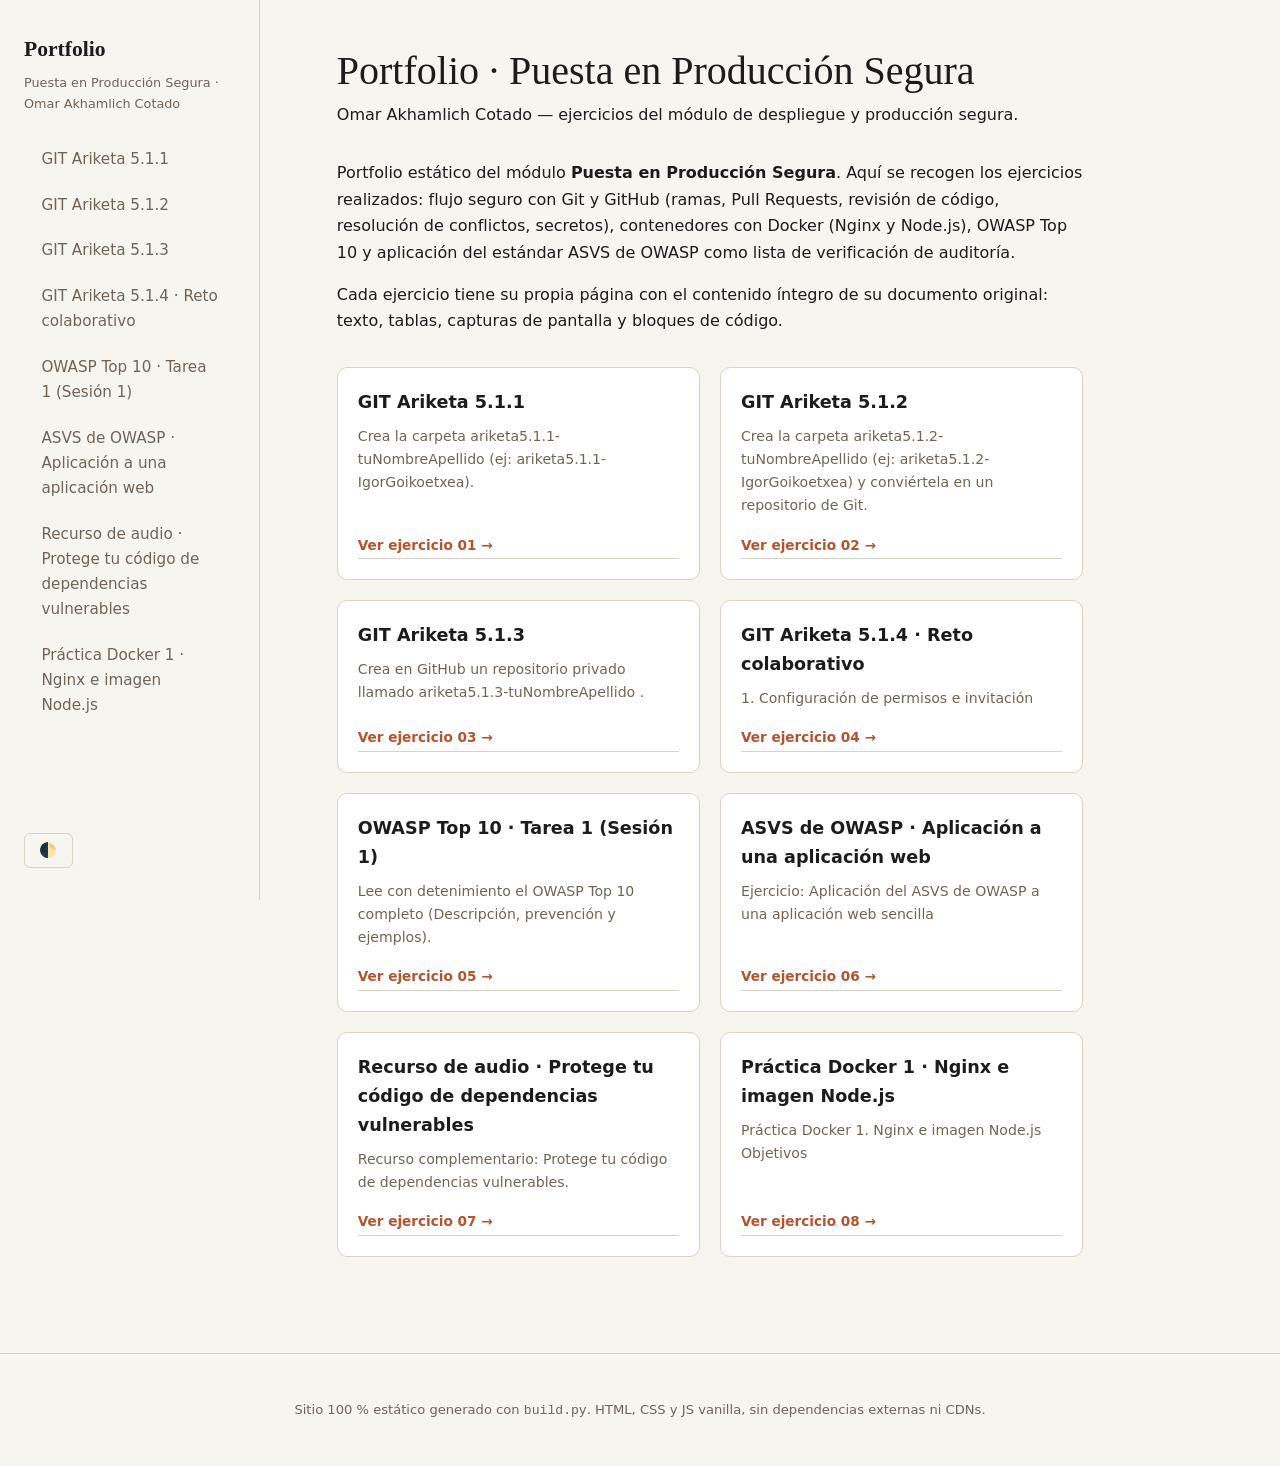
<file: index.html>
<!DOCTYPE html>
<html lang="es" class="no-js">
<head>
<meta charset="utf-8">
<meta name="viewport" content="width=device-width, initial-scale=1.0">
<meta http-equiv="Content-Security-Policy" content="default-src 'self'; style-src 'self'; script-src 'self'; img-src 'self'; font-src 'self'; connect-src 'self'; media-src 'self'; object-src 'none'; base-uri 'self'; form-action 'none'; frame-ancestors 'none';">
<meta name="referrer" content="no-referrer">
<title>Portfolio · Puesta en Producción Segura</title>
<link rel="stylesheet" href="assets/css/style.css">
</head>
<body>
<a class="skip-link" href="#contenido">Saltar al contenido</a>

<div class="wrapper">
<aside class="sidebar" id="sidebar">
  <div class="sidebar-wrap">
    <button class="menu-toggle" id="menu-toggle" aria-expanded="false"
            aria-controls="menu-list" aria-label="Abrir menú de ejercicios">☰</button>
    <div class="brand">
      <a href="index.html">Portfolio</a>
      <div class="brand-sub">Puesta en Producción Segura · Omar Akhamlich Cotado</div>
    </div>
    <nav id="menu-list"><ul><li><a href="ejercicios/ejercicio-01.html" data-ex="ejercicio-01">GIT Ariketa 5.1.1</a></li><li><a href="ejercicios/ejercicio-02.html" data-ex="ejercicio-02">GIT Ariketa 5.1.2</a></li><li><a href="ejercicios/ejercicio-03.html" data-ex="ejercicio-03">GIT Ariketa 5.1.3</a></li><li><a href="ejercicios/ejercicio-04.html" data-ex="ejercicio-04">GIT Ariketa 5.1.4 · Reto colaborativo</a></li><li><a href="ejercicios/ejercicio-05.html" data-ex="ejercicio-05">OWASP Top 10 · Tarea 1 (Sesión 1)</a></li><li><a href="ejercicios/ejercicio-06.html" data-ex="ejercicio-06">ASVS de OWASP · Aplicación a una aplicación web</a></li><li><a href="ejercicios/ejercicio-07.html" data-ex="ejercicio-07">Recurso de audio · Protege tu código de dependencias vulnerables</a></li><li><a href="ejercicios/ejercicio-08.html" data-ex="ejercicio-08">Práctica Docker 1 · Nginx e imagen Node.js</a></li></ul></nav>
    <div class="theme-wrap">
      <button class="theme-toggle" id="theme-toggle" aria-pressed="false"
              aria-label="Cambiar entre tema claro y oscuro">🌓</button>
    </div>
  </div>
</aside>

<main id="contenido" tabindex="-1">
  <header class="exercise-header"><h1>Portfolio · Puesta en Producción Segura</h1><p class="lead">Omar Akhamlich Cotado — ejercicios del módulo de despliegue y producción segura.</p></header>
  <p>Portfolio estático del módulo <strong>Puesta en Producción Segura</strong>. Aquí se recogen los ejercicios realizados: flujo seguro con Git y GitHub (ramas, Pull Requests, revisión de código, resolución de conflictos, secretos), contenedores con Docker (Nginx y Node.js), OWASP Top 10 y aplicación del estándar ASVS de OWASP como lista de verificación de auditoría.</p><p>Cada ejercicio tiene su propia página con el contenido íntegro de su documento original: texto, tablas, capturas de pantalla y bloques de código.</p><div class="cards-grid"><article class="card"><h3><a href="ejercicios/ejercicio-01.html">GIT Ariketa 5.1.1</a></h3><p class="card-sum">Crea la carpeta ariketa5.1.1-tuNombreApellido (ej: ariketa5.1.1-IgorGoikoetxea).</p><a class="card-link" href="ejercicios/ejercicio-01.html">Ver ejercicio 01 →</a></article><article class="card"><h3><a href="ejercicios/ejercicio-02.html">GIT Ariketa 5.1.2</a></h3><p class="card-sum">Crea la carpeta ariketa5.1.2-tuNombreApellido (ej: ariketa5.1.2-IgorGoikoetxea) y conviértela en un repositorio de Git.</p><a class="card-link" href="ejercicios/ejercicio-02.html">Ver ejercicio 02 →</a></article><article class="card"><h3><a href="ejercicios/ejercicio-03.html">GIT Ariketa 5.1.3</a></h3><p class="card-sum">Crea en GitHub un repositorio privado llamado ariketa5.1.3-tuNombreApellido .</p><a class="card-link" href="ejercicios/ejercicio-03.html">Ver ejercicio 03 →</a></article><article class="card"><h3><a href="ejercicios/ejercicio-04.html">GIT Ariketa 5.1.4 · Reto colaborativo</a></h3><p class="card-sum">1. Configuración de permisos e invitación</p><a class="card-link" href="ejercicios/ejercicio-04.html">Ver ejercicio 04 →</a></article><article class="card"><h3><a href="ejercicios/ejercicio-05.html">OWASP Top 10 · Tarea 1 (Sesión 1)</a></h3><p class="card-sum">Lee con detenimiento el OWASP Top 10 completo (Descripción, prevención y ejemplos).</p><a class="card-link" href="ejercicios/ejercicio-05.html">Ver ejercicio 05 →</a></article><article class="card"><h3><a href="ejercicios/ejercicio-06.html">ASVS de OWASP · Aplicación a una aplicación web</a></h3><p class="card-sum">Ejercicio: Aplicación del ASVS de OWASP a una aplicación web sencilla</p><a class="card-link" href="ejercicios/ejercicio-06.html">Ver ejercicio 06 →</a></article><article class="card"><h3><a href="ejercicios/ejercicio-07.html">Recurso de audio · Protege tu código de dependencias vulnerables</a></h3><p class="card-sum">Recurso complementario: Protege tu código de dependencias vulnerables.</p><a class="card-link" href="ejercicios/ejercicio-07.html">Ver ejercicio 07 →</a></article><article class="card"><h3><a href="ejercicios/ejercicio-08.html">Práctica Docker 1 · Nginx e imagen Node.js</a></h3><p class="card-sum">Práctica Docker 1. Nginx e imagen Node.js Objetivos</p><a class="card-link" href="ejercicios/ejercicio-08.html">Ver ejercicio 08 →</a></article></div>
  
</main>
</div>

<footer class="site-footer">
  <p>Sitio 100 % estático generado con <code>build.py</code>. HTML, CSS y JS vanilla,
  sin dependencias externas ni CDNs.</p>
</footer>

<script src="assets/js/app.js"></script>
</body>
</html>
</file>
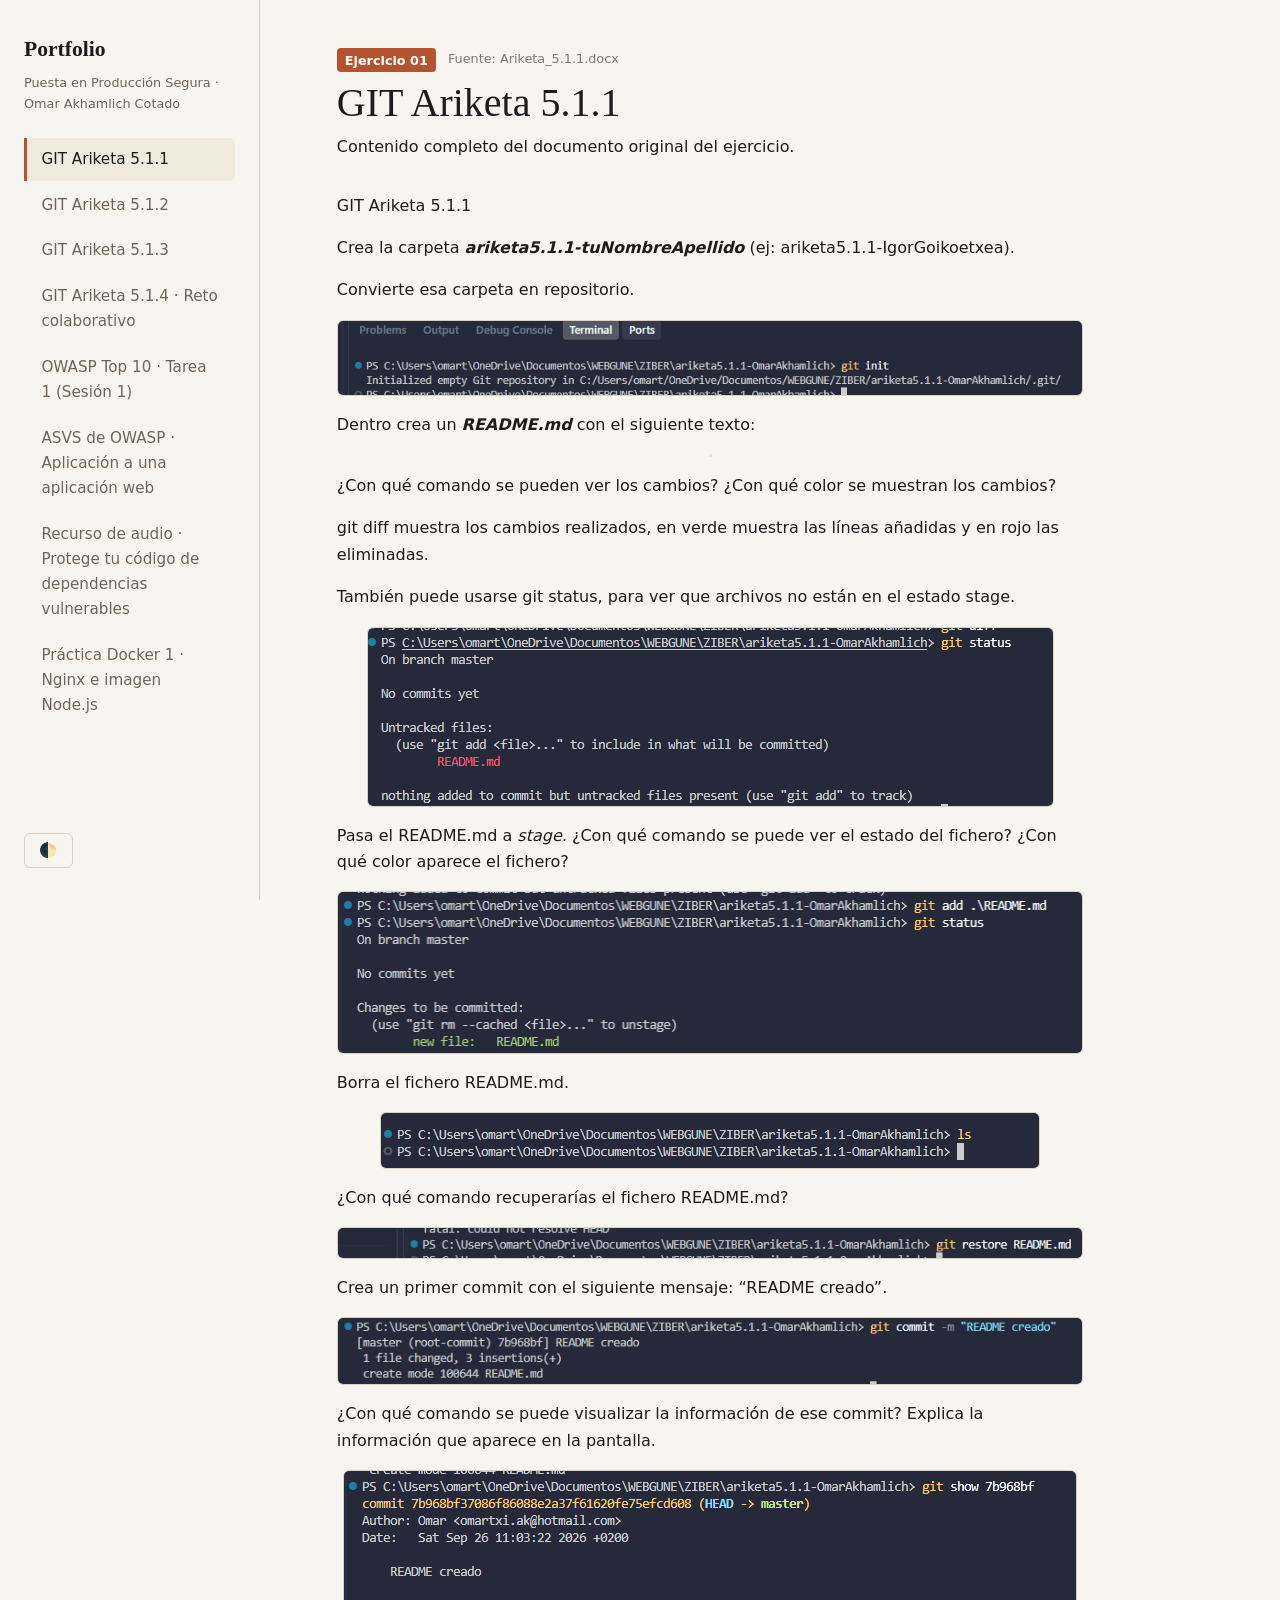
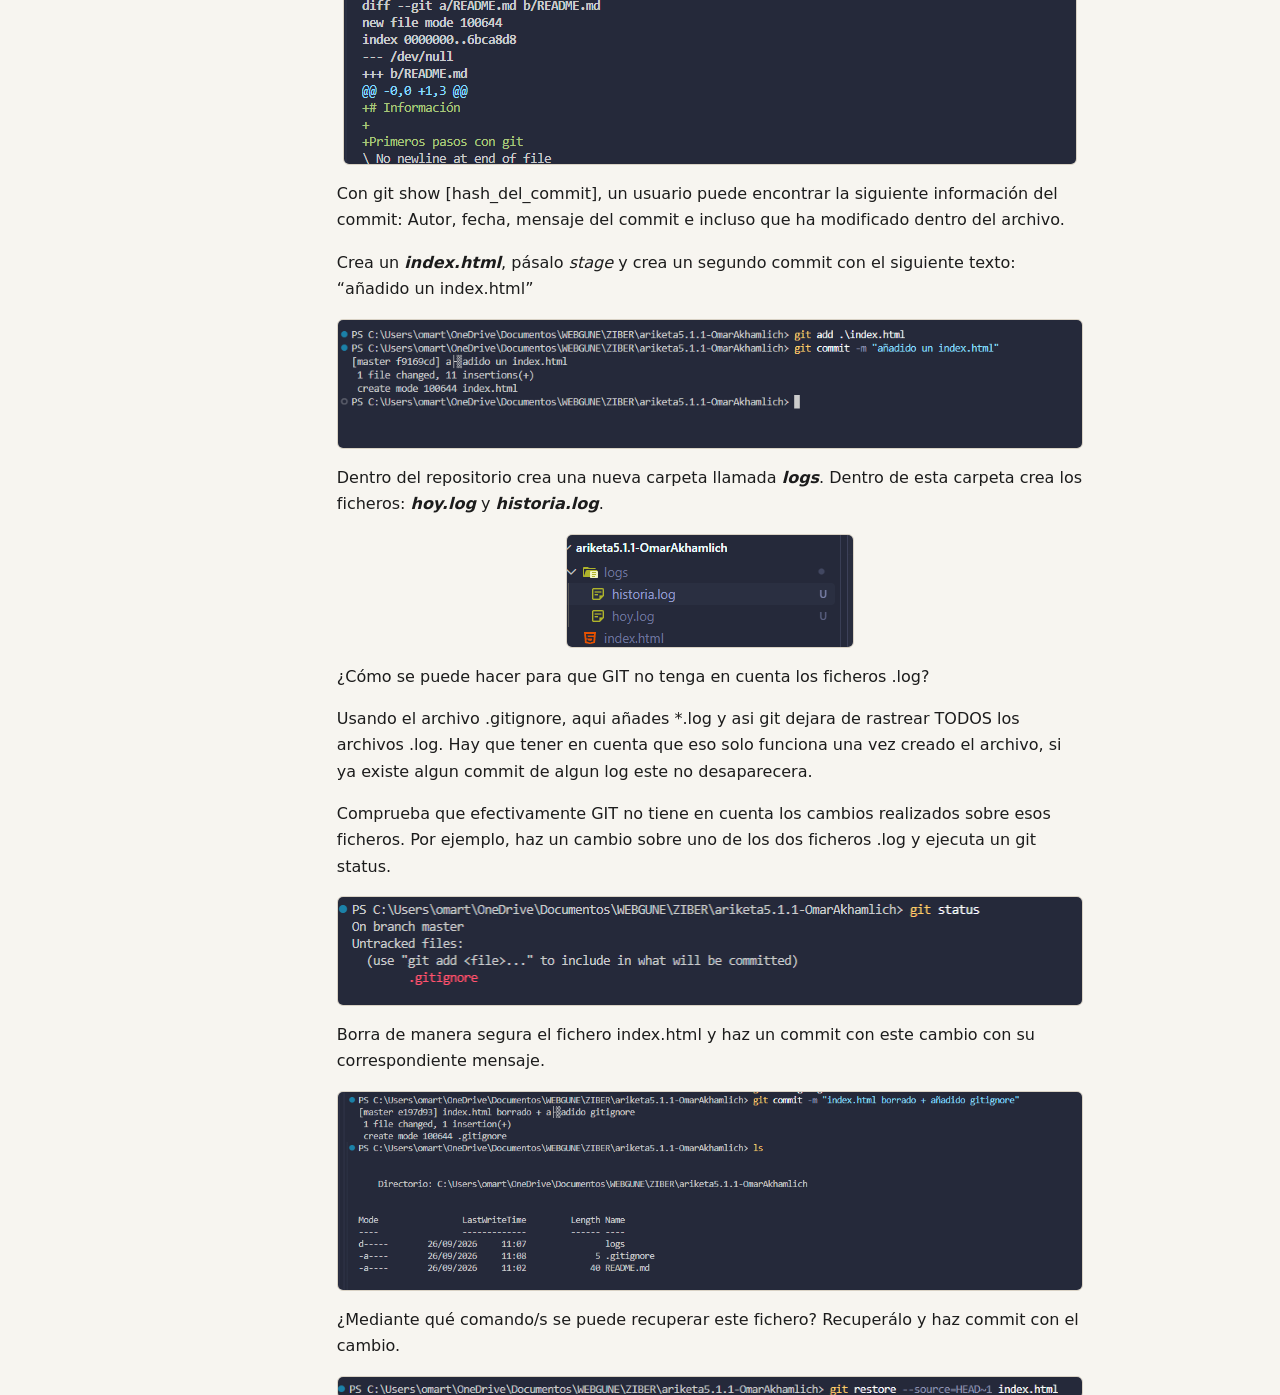
<file: ejercicios/ejercicio-01.html>
<!DOCTYPE html>
<html lang="es" class="no-js">
<head>
<meta charset="utf-8">
<meta name="viewport" content="width=device-width, initial-scale=1.0">
<meta http-equiv="Content-Security-Policy" content="default-src 'self'; style-src 'self'; script-src 'self'; img-src 'self'; font-src 'self'; connect-src 'self'; media-src 'self'; object-src 'none'; base-uri 'self'; form-action 'none'; frame-ancestors 'none';">
<meta name="referrer" content="no-referrer">
<title>GIT Ariketa 5.1.1 — Portfolio · Puesta en Producción Segura</title>
<link rel="stylesheet" href="../assets/css/style.css">
</head>
<body>
<a class="skip-link" href="#contenido">Saltar al contenido</a>

<div class="wrapper">
<aside class="sidebar" id="sidebar">
  <div class="sidebar-wrap">
    <button class="menu-toggle" id="menu-toggle" aria-expanded="false"
            aria-controls="menu-list" aria-label="Abrir menú de ejercicios">☰</button>
    <div class="brand">
      <a href="../index.html">Portfolio</a>
      <div class="brand-sub">Puesta en Producción Segura · Omar Akhamlich Cotado</div>
    </div>
    <nav id="menu-list"><ul><li><a href="ejercicio-01.html" data-ex="ejercicio-01" class="active">GIT Ariketa 5.1.1</a></li><li><a href="ejercicio-02.html" data-ex="ejercicio-02">GIT Ariketa 5.1.2</a></li><li><a href="ejercicio-03.html" data-ex="ejercicio-03">GIT Ariketa 5.1.3</a></li><li><a href="ejercicio-04.html" data-ex="ejercicio-04">GIT Ariketa 5.1.4 · Reto colaborativo</a></li><li><a href="ejercicio-05.html" data-ex="ejercicio-05">OWASP Top 10 · Tarea 1 (Sesión 1)</a></li><li><a href="ejercicio-06.html" data-ex="ejercicio-06">ASVS de OWASP · Aplicación a una aplicación web</a></li><li><a href="ejercicio-07.html" data-ex="ejercicio-07">Recurso de audio · Protege tu código de dependencias vulnerables</a></li><li><a href="ejercicio-08.html" data-ex="ejercicio-08">Práctica Docker 1 · Nginx e imagen Node.js</a></li></ul></nav>
    <div class="theme-wrap">
      <button class="theme-toggle" id="theme-toggle" aria-pressed="false"
              aria-label="Cambiar entre tema claro y oscuro">🌓</button>
    </div>
  </div>
</aside>

<main id="contenido" tabindex="-1">
  <header class="exercise-header"><div class="ej-meta"><span class="badge">Ejercicio 01</span><span class="source">Fuente: Ariketa_5.1.1.docx</span></div><h1>GIT Ariketa 5.1.1</h1><p class="lead">Contenido completo del documento original del ejercicio.</p></header>
  <p>GIT Ariketa 5.1.1</p>
<p>Crea la carpeta <em><strong>ariketa5.1.1-tuNombreApellido</strong></em> (ej: ariketa5.1.1-IgorGoikoetxea).</p>
<p>Convierte esa carpeta en repositorio.</p>
<p><img src="../assets/img/ejercicio-01/ej-01-01.png" alt="Imagen del ejercicio" loading="lazy"></p>
<p>Dentro crea un <em><strong>README.md</strong></em> con el siguiente texto:</p>
<p><img src="../assets/img/ejercicio-01/ej-01-02.png" alt="Imagen del ejercicio" loading="lazy"></p>
<p>¿Con qué comando se pueden ver los cambios? ¿Con qué color se muestran los cambios?</p>
<p>git diff muestra los cambios realizados, en verde muestra las líneas añadidas y en rojo las eliminadas.</p>
<p>También puede usarse git status, para ver que archivos no están en el estado stage.</p>
<p><img src="../assets/img/ejercicio-01/ej-01-03.png" alt="Imagen del ejercicio" loading="lazy"></p>
<p>Pasa el README.md a <em>stage.</em> ¿Con qué comando se puede ver el estado del fichero? ¿Con qué color aparece el fichero?</p>
<p><img src="../assets/img/ejercicio-01/ej-01-04.png" alt="Imagen del ejercicio" loading="lazy"></p>
<p>Borra el fichero README.md.</p>
<p><img src="../assets/img/ejercicio-01/ej-01-05.png" alt="Imagen del ejercicio" loading="lazy"></p>
<p>¿Con qué comando recuperarías el fichero README.md?</p>
<p><img src="../assets/img/ejercicio-01/ej-01-06.png" alt="Imagen del ejercicio" loading="lazy"></p>
<p>Crea un primer commit con el siguiente mensaje: “README creado”.</p>
<p><img src="../assets/img/ejercicio-01/ej-01-07.png" alt="Imagen del ejercicio" loading="lazy"></p>
<p>¿Con qué comando se puede visualizar la información de ese commit? Explica la información que aparece en la pantalla.</p>
<p><img src="../assets/img/ejercicio-01/ej-01-08.png" alt="Imagen del ejercicio" loading="lazy"></p>
<p>Con git show [hash_del_commit], un usuario puede encontrar la siguiente información del commit: Autor, fecha, mensaje del  commit e incluso que ha modificado dentro del archivo.</p>
<p>Crea un <em><strong>index.html</strong></em>, pásalo <em>stage</em> y crea un segundo commit con el siguiente texto: “añadido un index.html”</p>
<p><img src="../assets/img/ejercicio-01/ej-01-09.png" alt="Imagen del ejercicio" loading="lazy"></p>
<p>Dentro del repositorio crea una nueva carpeta llamada <em><strong>logs</strong></em>. Dentro de esta carpeta crea los ficheros: <em><strong>hoy.log</strong></em> y <em><strong>historia.log</strong></em>. </p>
<p><img src="../assets/img/ejercicio-01/ej-01-10.png" alt="Imagen del ejercicio" loading="lazy"></p>
<p>¿Cómo se puede hacer para que GIT no tenga en cuenta los ficheros .log?</p>
<p>Usando el archivo .gitignore, aqui añades *.log y asi git dejara de rastrear TODOS los archivos .log. Hay que tener en cuenta que eso solo funciona una vez creado el archivo, si ya existe algun commit de algun log este no desaparecera.</p>
<p>Comprueba que efectivamente GIT no tiene en cuenta los cambios realizados sobre  esos ficheros. Por ejemplo, haz un cambio sobre uno de los dos ficheros .log y ejecuta un git status.</p>
<p><img src="../assets/img/ejercicio-01/ej-01-11.png" alt="Imagen del ejercicio" loading="lazy"></p>
<p>Borra de manera segura el fichero index.html y haz un commit con este cambio con su correspondiente mensaje.</p>
<p><img src="../assets/img/ejercicio-01/ej-01-12.png" alt="Imagen del ejercicio" loading="lazy"></p>
<p>¿Mediante qué comando/s se puede recuperar este fichero? Recuperálo y haz commit con el cambio.</p>
<p><img src="../assets/img/ejercicio-01/ej-01-13.png" alt="Imagen del ejercicio" loading="lazy"></p>
<p><img src="../assets/img/ejercicio-01/ej-01-14.png" alt="Imagen del ejercicio" loading="lazy"></p>
  <nav class="nav-prev-next" aria-label="Navegación entre ejercicios"><span class="nav-link nav-prev disabled">Anterior: —</span><span class="nav-sep">·</span><a href="ejercicio-02.html" class="nav-link nav-next">Siguiente: GIT Ariketa 5.1.2 →</a></nav>
</main>
</div>

<footer class="site-footer">
  <p>Sitio 100 % estático generado con <code>build.py</code>. HTML, CSS y JS vanilla,
  sin dependencias externas ni CDNs.</p>
</footer>

<script src="../assets/js/app.js"></script>
</body>
</html>
</file>
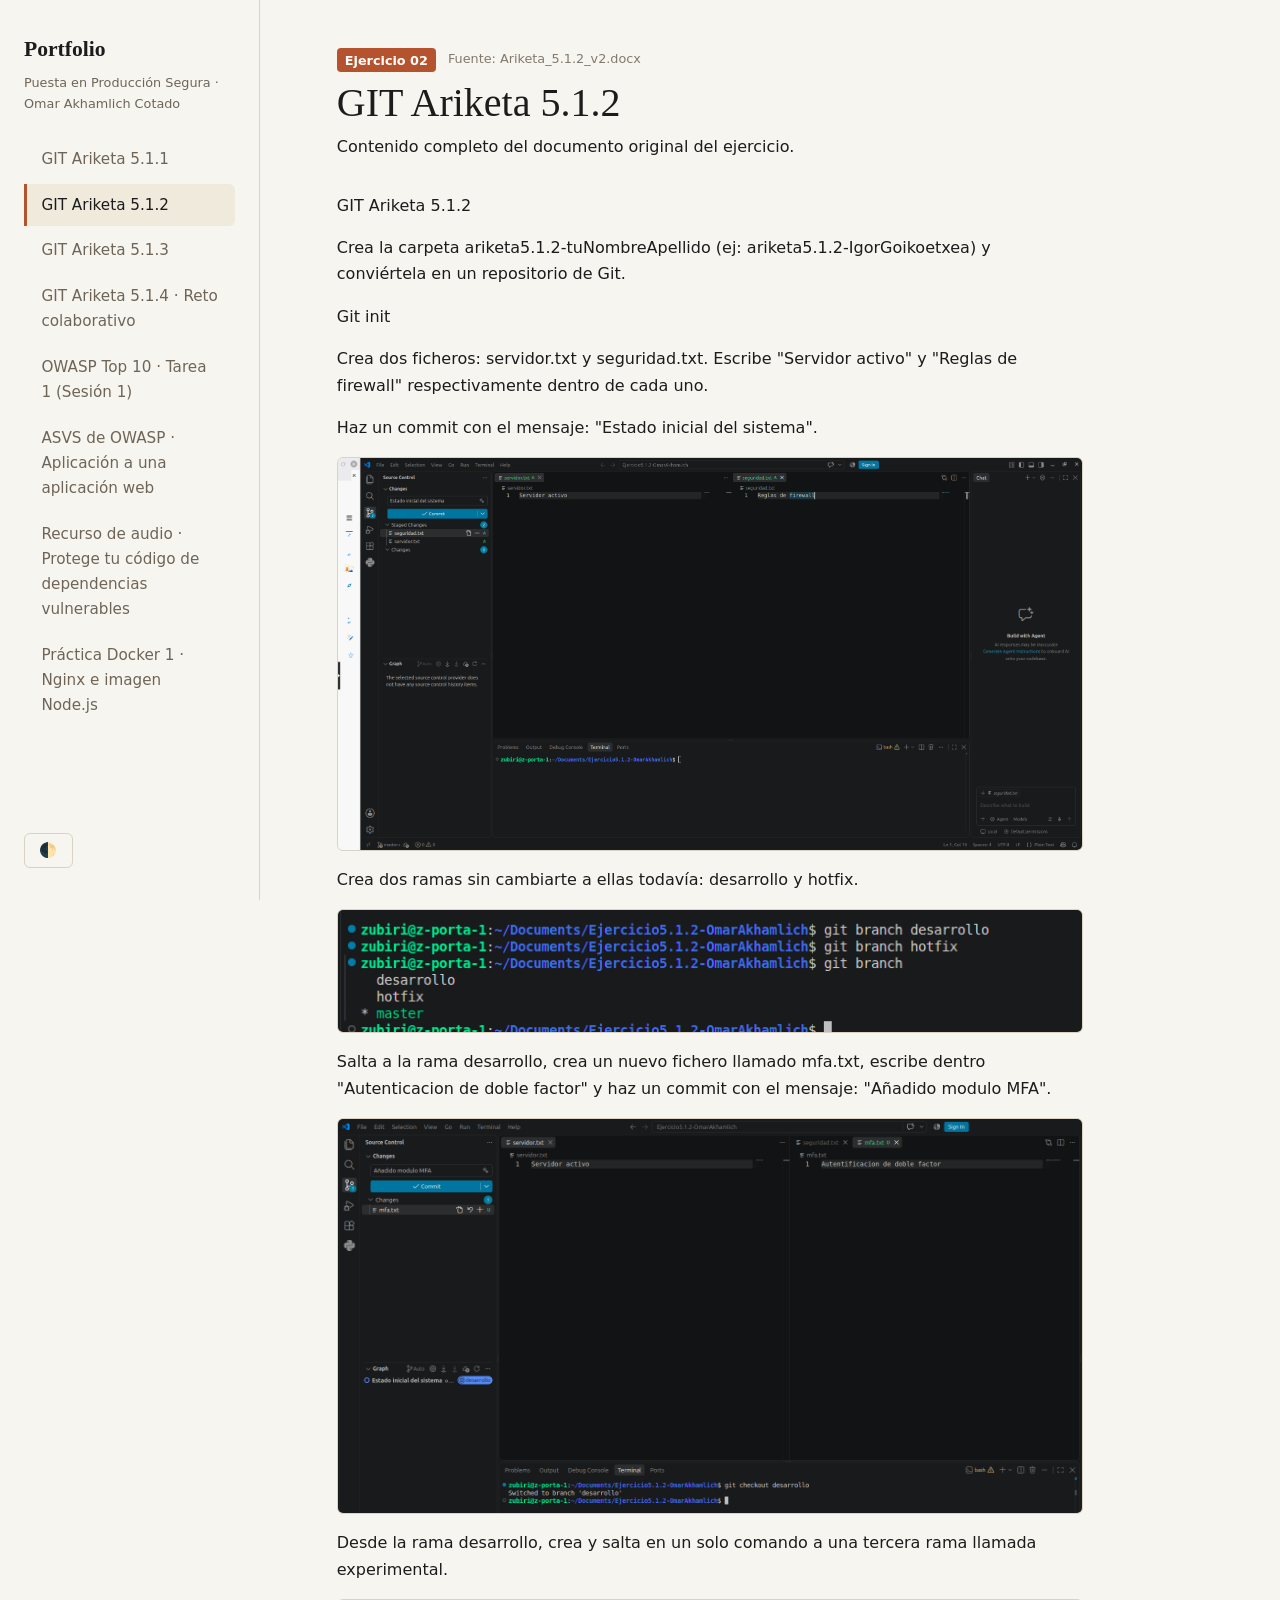
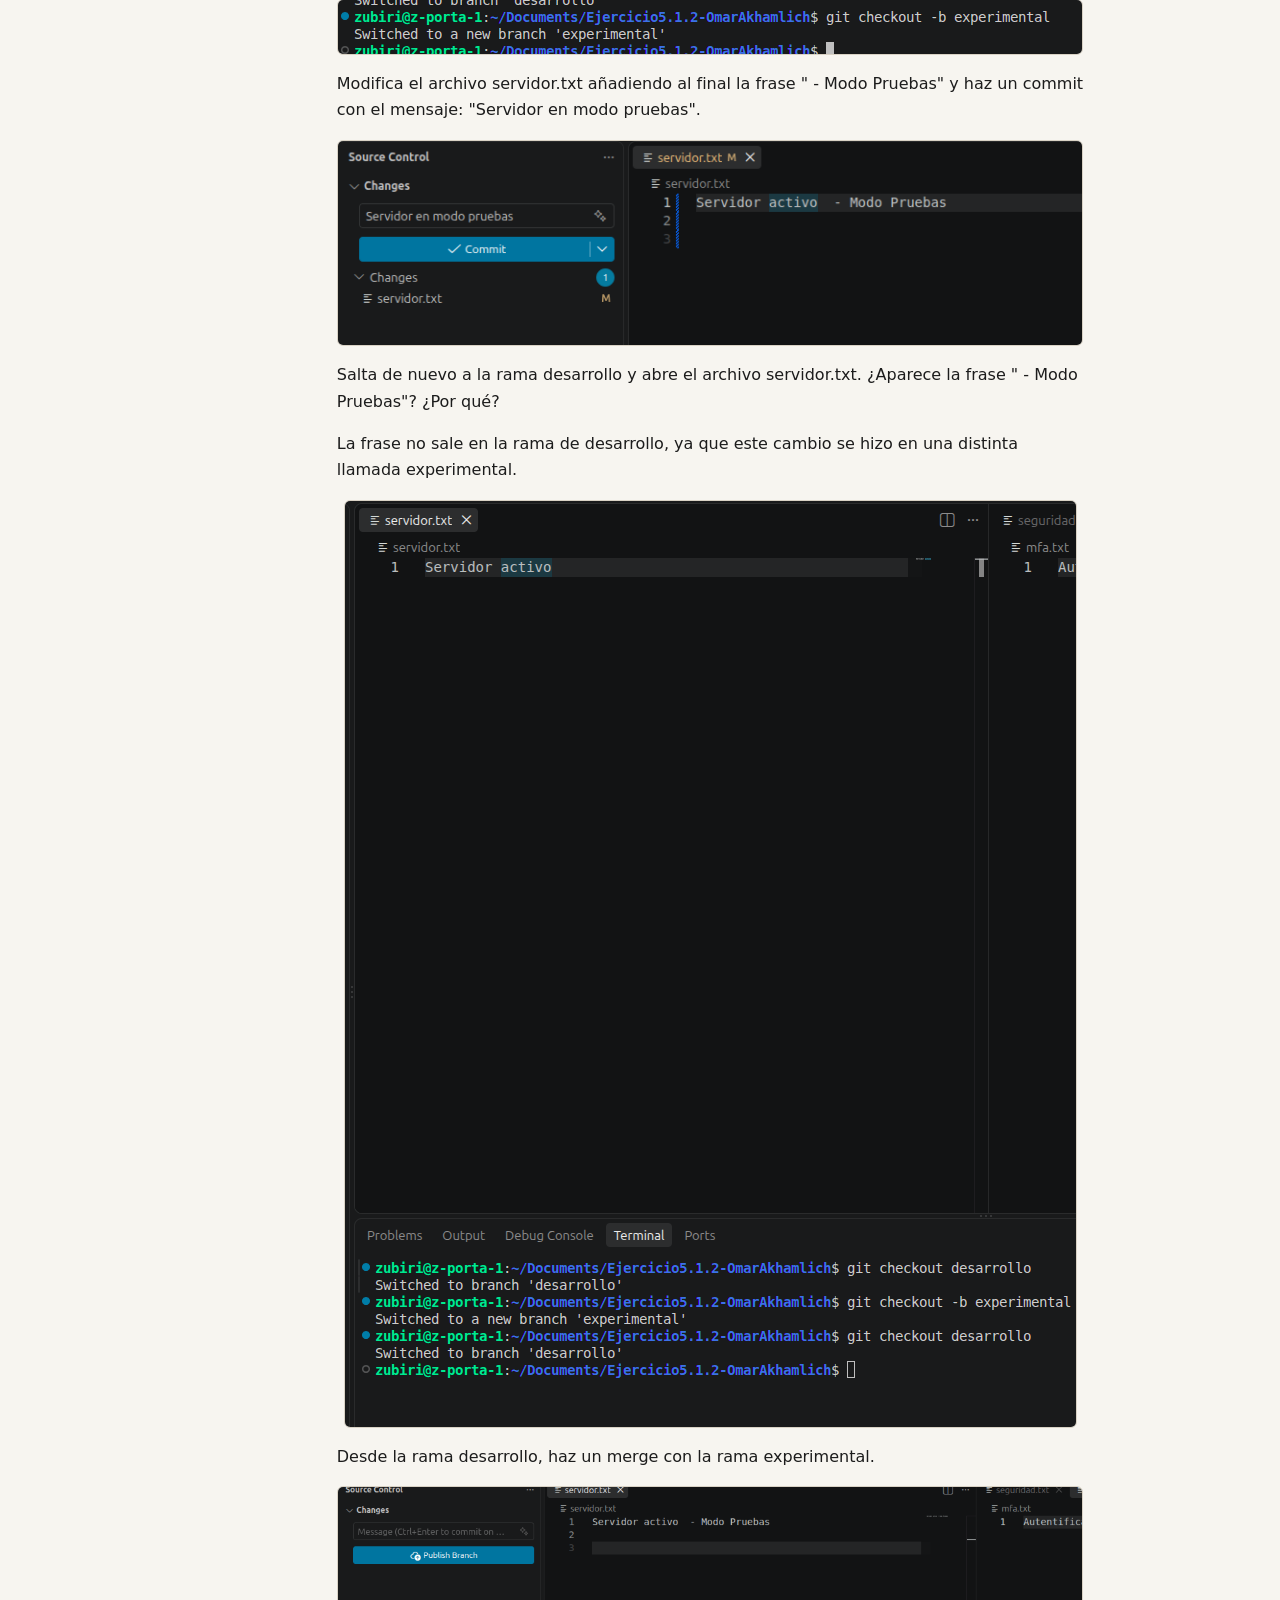
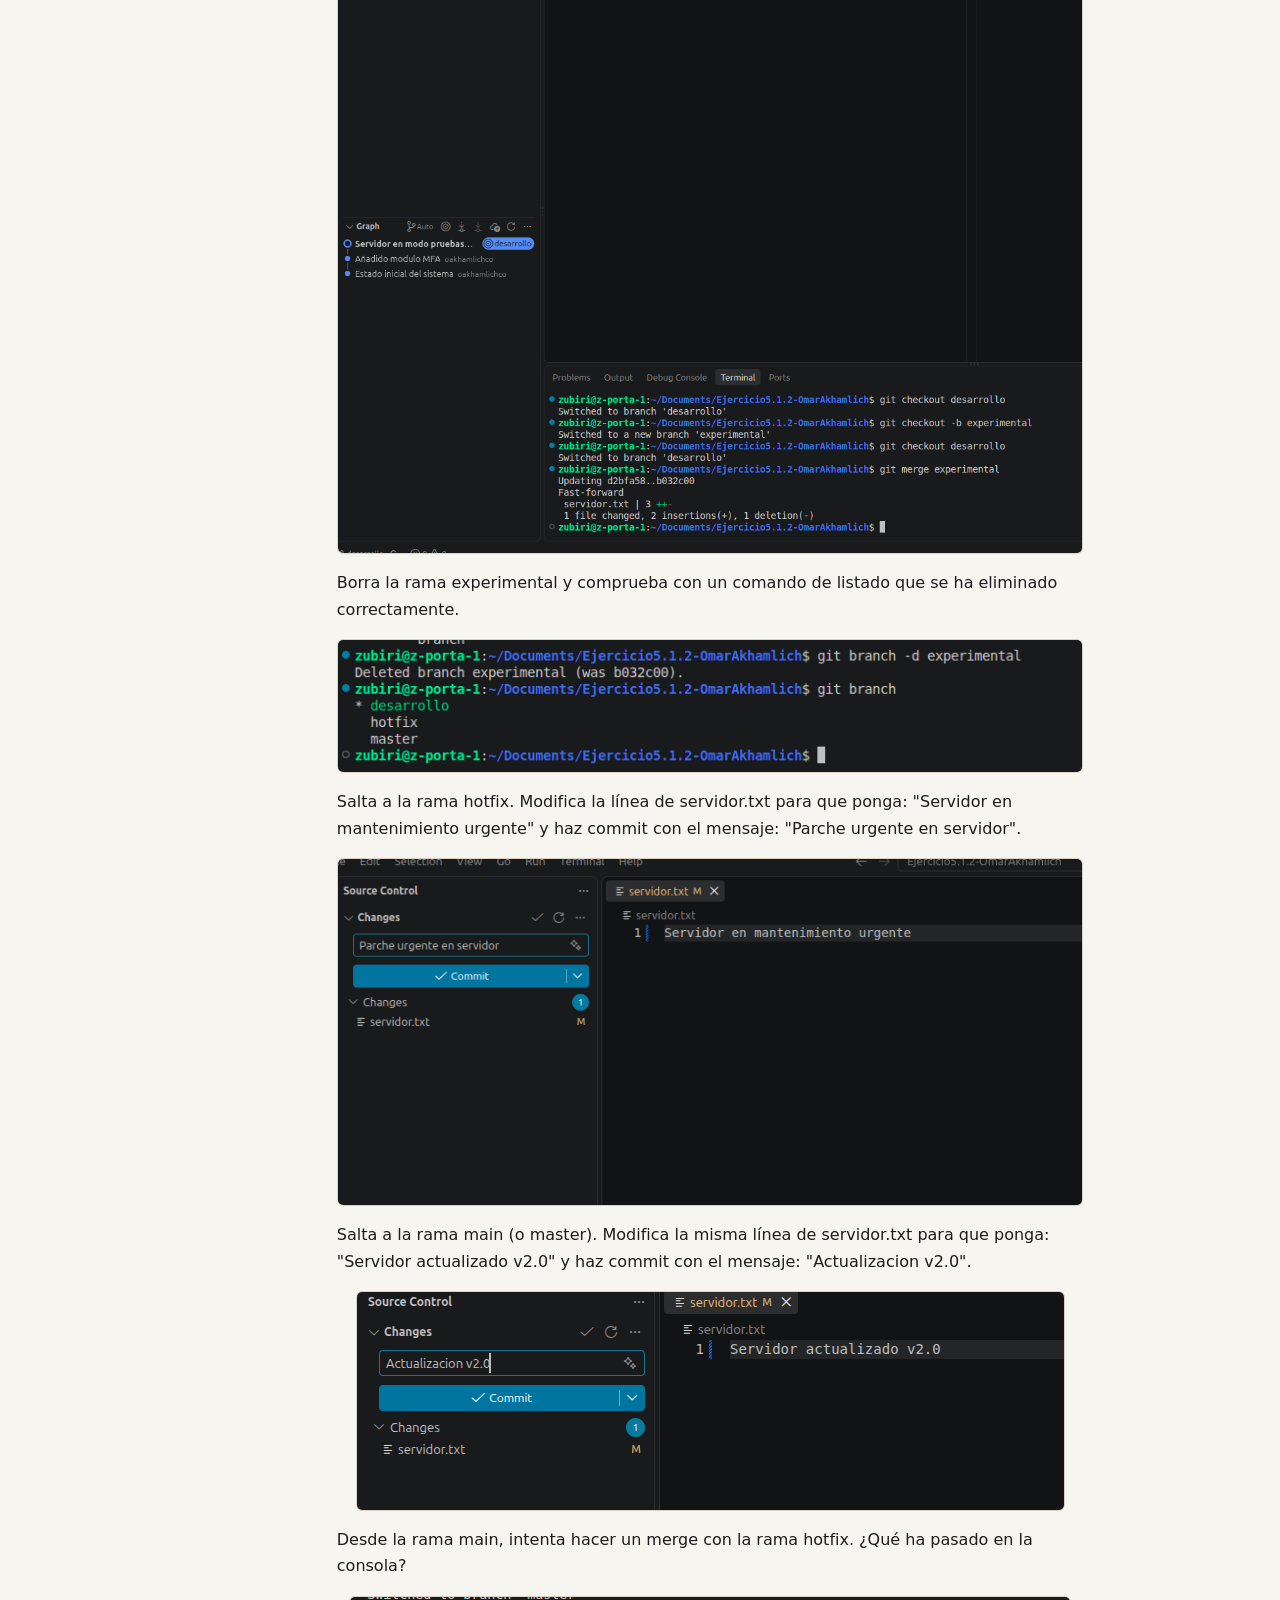
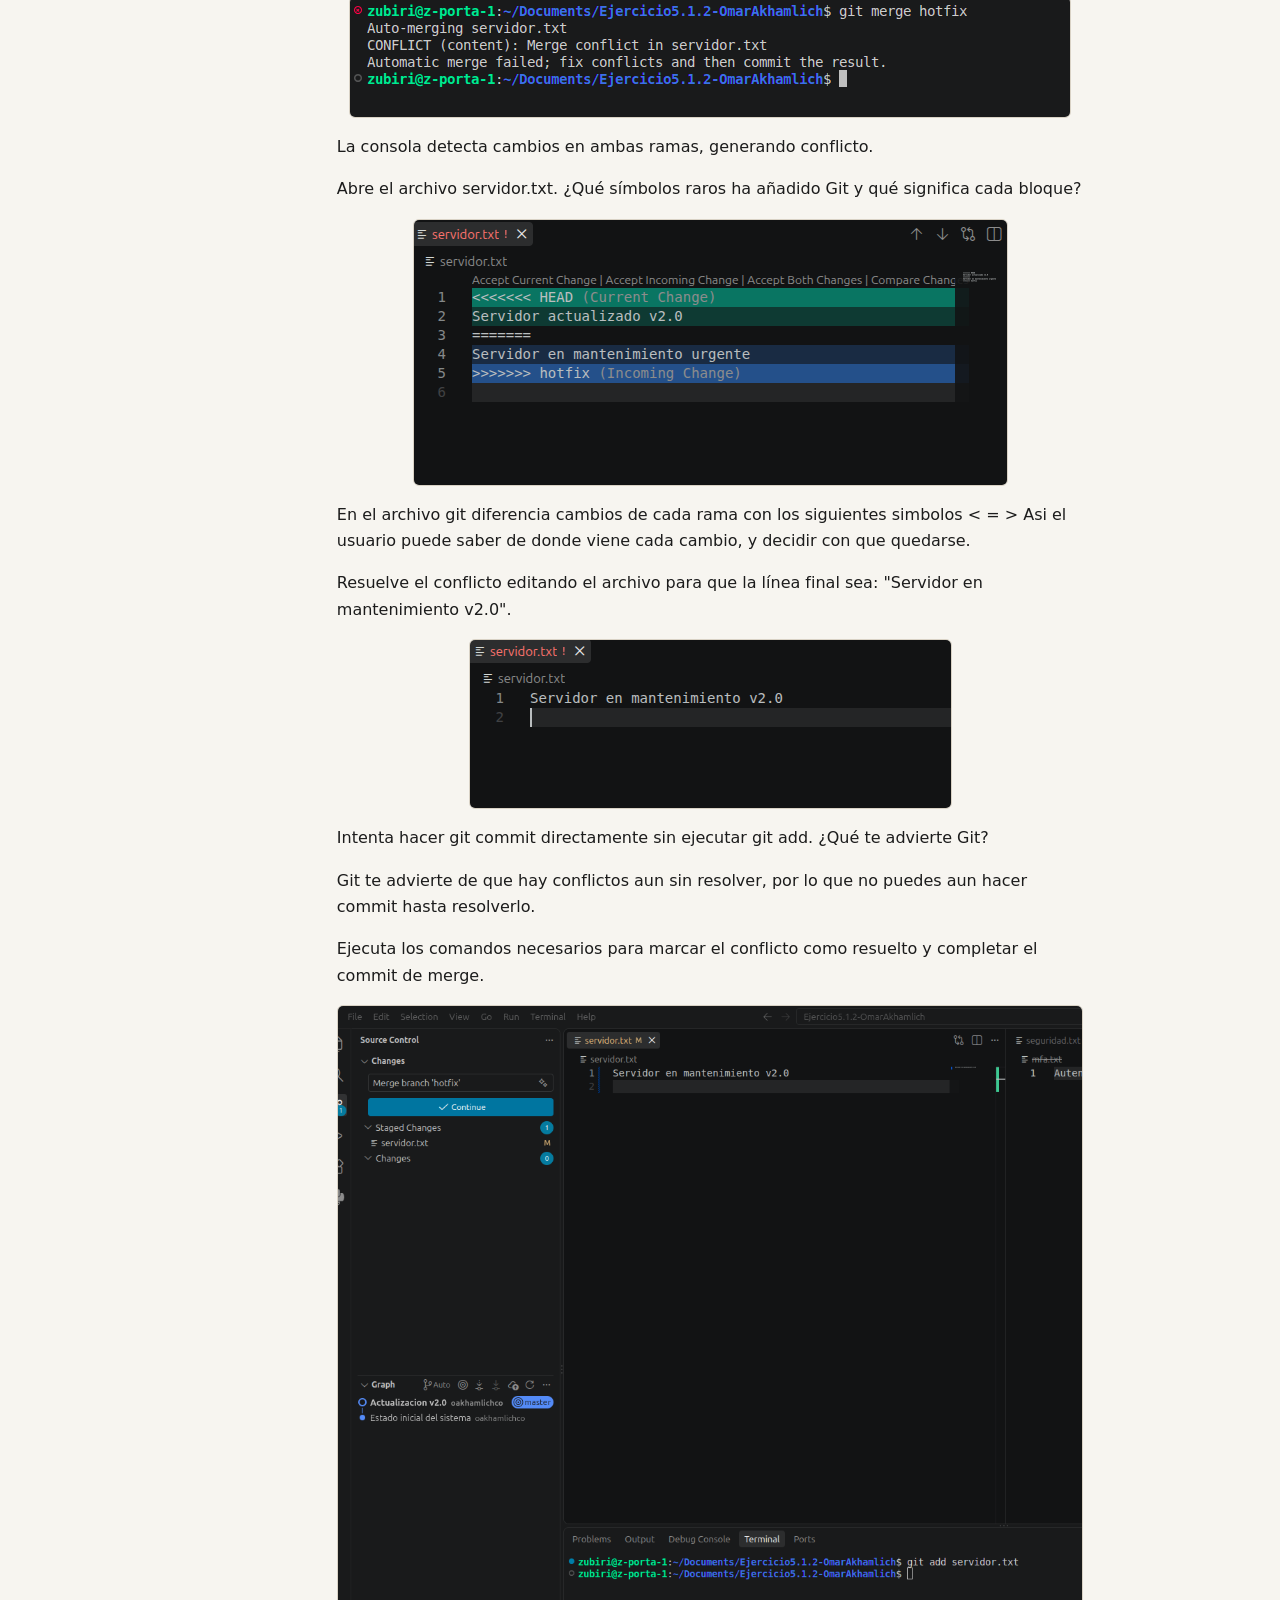
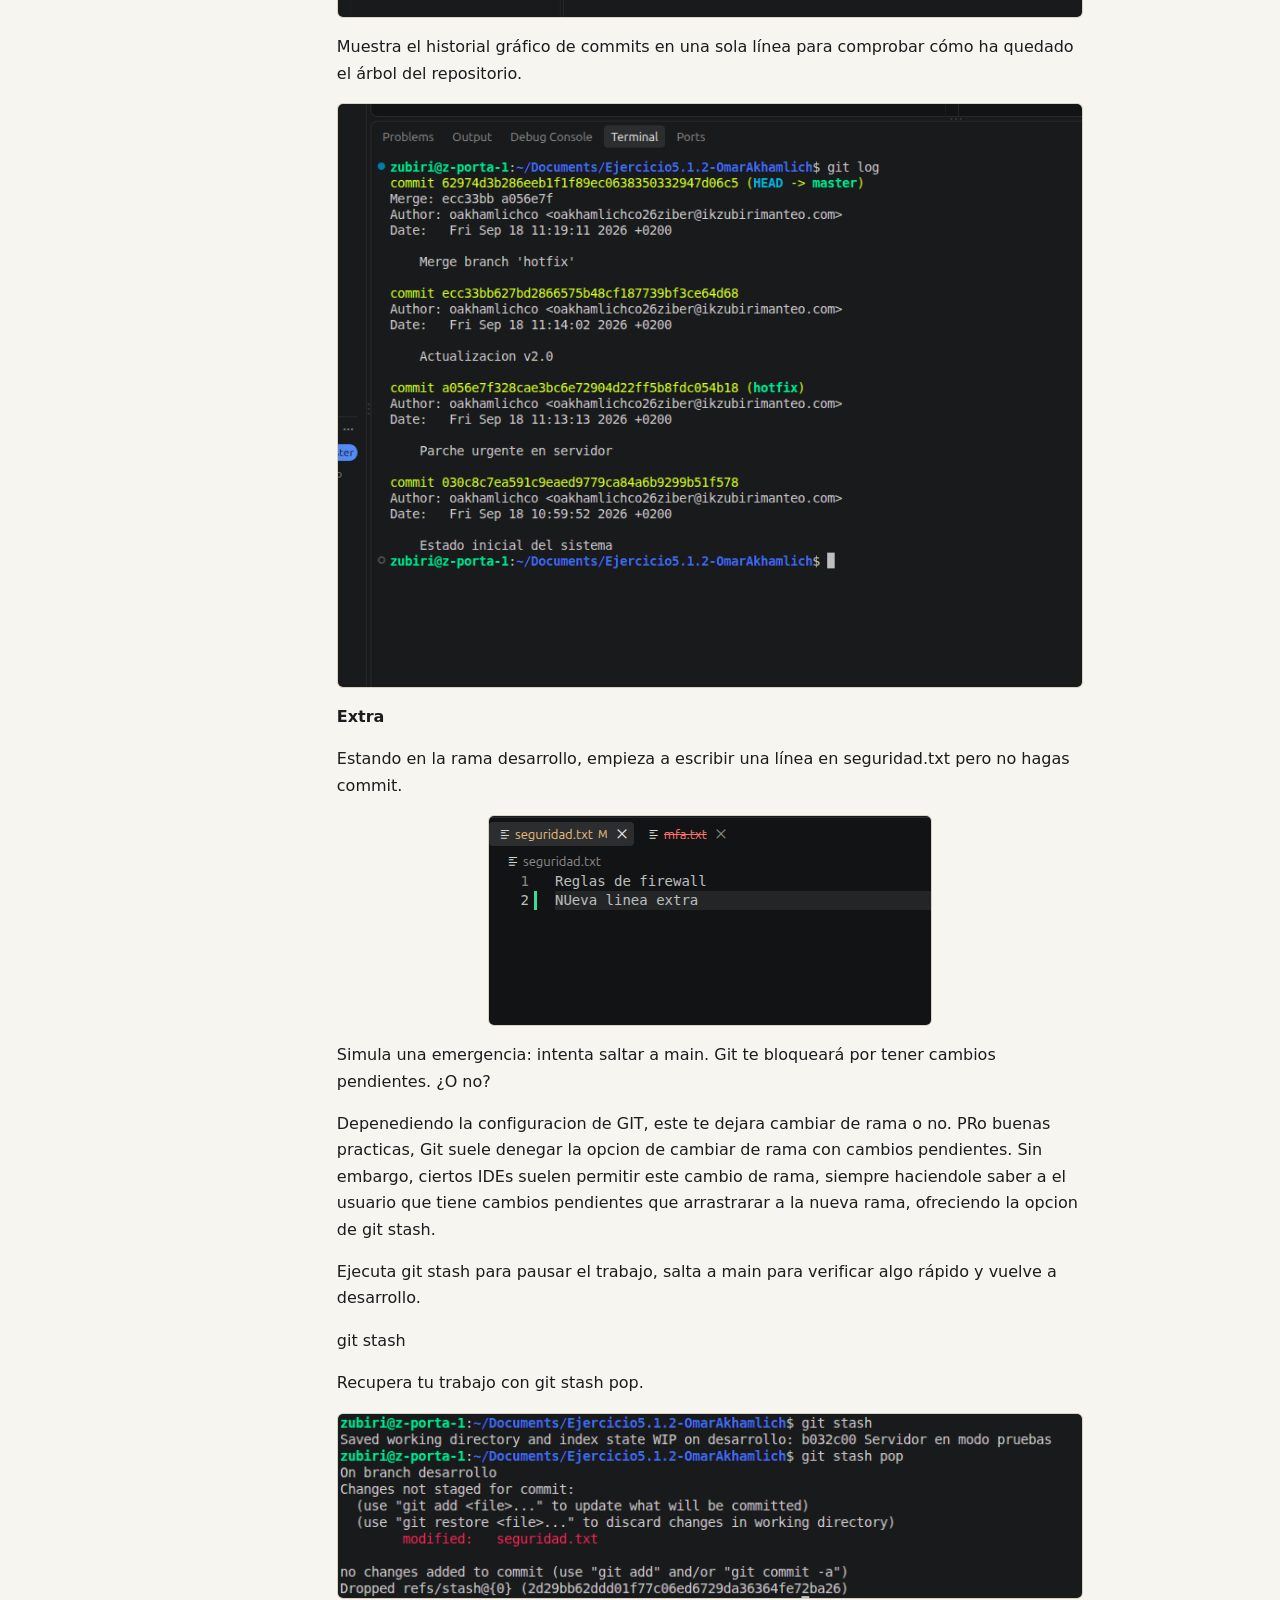
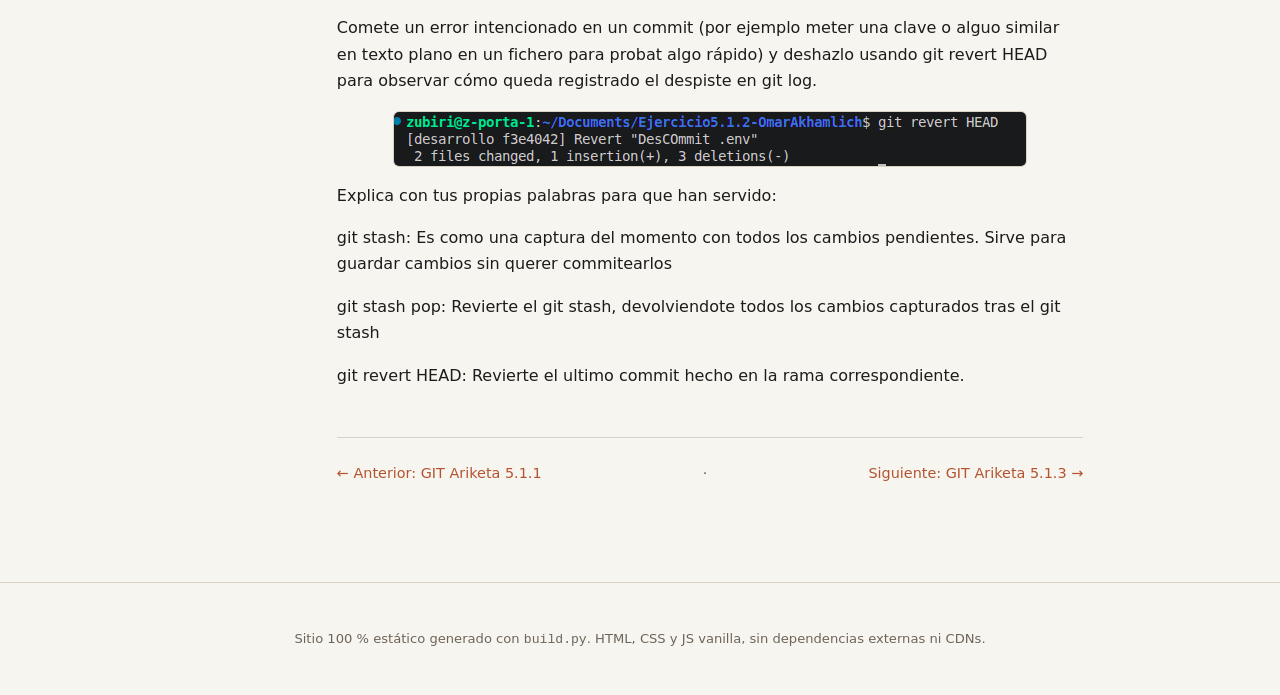
<file: ejercicios/ejercicio-02.html>
<!DOCTYPE html>
<html lang="es" class="no-js">
<head>
<meta charset="utf-8">
<meta name="viewport" content="width=device-width, initial-scale=1.0">
<meta http-equiv="Content-Security-Policy" content="default-src 'self'; style-src 'self'; script-src 'self'; img-src 'self'; font-src 'self'; connect-src 'self'; media-src 'self'; object-src 'none'; base-uri 'self'; form-action 'none'; frame-ancestors 'none';">
<meta name="referrer" content="no-referrer">
<title>GIT Ariketa 5.1.2 — Portfolio · Puesta en Producción Segura</title>
<link rel="stylesheet" href="../assets/css/style.css">
</head>
<body>
<a class="skip-link" href="#contenido">Saltar al contenido</a>

<div class="wrapper">
<aside class="sidebar" id="sidebar">
  <div class="sidebar-wrap">
    <button class="menu-toggle" id="menu-toggle" aria-expanded="false"
            aria-controls="menu-list" aria-label="Abrir menú de ejercicios">☰</button>
    <div class="brand">
      <a href="../index.html">Portfolio</a>
      <div class="brand-sub">Puesta en Producción Segura · Omar Akhamlich Cotado</div>
    </div>
    <nav id="menu-list"><ul><li><a href="ejercicio-01.html" data-ex="ejercicio-01">GIT Ariketa 5.1.1</a></li><li><a href="ejercicio-02.html" data-ex="ejercicio-02" class="active">GIT Ariketa 5.1.2</a></li><li><a href="ejercicio-03.html" data-ex="ejercicio-03">GIT Ariketa 5.1.3</a></li><li><a href="ejercicio-04.html" data-ex="ejercicio-04">GIT Ariketa 5.1.4 · Reto colaborativo</a></li><li><a href="ejercicio-05.html" data-ex="ejercicio-05">OWASP Top 10 · Tarea 1 (Sesión 1)</a></li><li><a href="ejercicio-06.html" data-ex="ejercicio-06">ASVS de OWASP · Aplicación a una aplicación web</a></li><li><a href="ejercicio-07.html" data-ex="ejercicio-07">Recurso de audio · Protege tu código de dependencias vulnerables</a></li><li><a href="ejercicio-08.html" data-ex="ejercicio-08">Práctica Docker 1 · Nginx e imagen Node.js</a></li></ul></nav>
    <div class="theme-wrap">
      <button class="theme-toggle" id="theme-toggle" aria-pressed="false"
              aria-label="Cambiar entre tema claro y oscuro">🌓</button>
    </div>
  </div>
</aside>

<main id="contenido" tabindex="-1">
  <header class="exercise-header"><div class="ej-meta"><span class="badge">Ejercicio 02</span><span class="source">Fuente: Ariketa_5.1.2_v2.docx</span></div><h1>GIT Ariketa 5.1.2</h1><p class="lead">Contenido completo del documento original del ejercicio.</p></header>
  <p>GIT Ariketa 5.1.2</p>
<p>Crea la carpeta ariketa5.1.2-tuNombreApellido (ej: ariketa5.1.2-IgorGoikoetxea) y conviértela en un repositorio de Git.</p>
<p>Git init</p>
<p>Crea dos ficheros: servidor.txt y seguridad.txt. Escribe "Servidor activo" y "Reglas de firewall" respectivamente dentro de cada uno.</p>
<p>Haz un commit con el mensaje: "Estado inicial del sistema".</p>
<p><img src="../assets/img/ejercicio-02/ej-02-01.png" alt="Imagen del ejercicio" loading="lazy"></p>
<p>Crea dos ramas sin cambiarte a ellas todavía: desarrollo y hotfix.</p>
<p><img src="../assets/img/ejercicio-02/ej-02-02.png" alt="Imagen del ejercicio" loading="lazy"></p>
<p>Salta a la rama desarrollo, crea un nuevo fichero llamado mfa.txt, escribe dentro "Autenticacion de doble factor" y haz un commit con el mensaje: "Añadido modulo MFA".</p>
<p><img src="../assets/img/ejercicio-02/ej-02-03.png" alt="Imagen del ejercicio" loading="lazy"></p>
<p>Desde la rama desarrollo, crea y salta en un solo comando a una tercera rama llamada experimental.</p>
<p><img src="../assets/img/ejercicio-02/ej-02-04.png" alt="Imagen del ejercicio" loading="lazy"></p>
<p>Modifica el archivo servidor.txt añadiendo al final la frase " - Modo Pruebas" y haz un commit con el mensaje: "Servidor en modo pruebas".</p>
<p><img src="../assets/img/ejercicio-02/ej-02-05.png" alt="Imagen del ejercicio" loading="lazy"></p>
<p>Salta de nuevo a la rama desarrollo y abre el archivo servidor.txt. ¿Aparece la frase " - Modo Pruebas"? ¿Por qué?</p>
<p>La frase no sale en la rama de desarrollo, ya que este cambio se hizo en una distinta llamada experimental.<img src="../assets/img/ejercicio-02/ej-02-06.png" alt="Imagen del ejercicio" loading="lazy"></p>
<p>Desde la rama desarrollo, haz un merge con la rama experimental.</p>
<p><img src="../assets/img/ejercicio-02/ej-02-07.png" alt="Imagen del ejercicio" loading="lazy"></p>
<p>Borra la rama experimental y comprueba con un comando de listado que se ha eliminado correctamente.</p>
<p><img src="../assets/img/ejercicio-02/ej-02-08.png" alt="Imagen del ejercicio" loading="lazy"></p>
<p>Salta a la rama hotfix. Modifica la línea de servidor.txt para que ponga: "Servidor en mantenimiento urgente" y haz commit con el mensaje: "Parche urgente en servidor".</p>
<p><img src="../assets/img/ejercicio-02/ej-02-09.png" alt="Imagen del ejercicio" loading="lazy"></p>
<p>Salta a la rama main (o master). Modifica la misma línea de servidor.txt para que ponga: "Servidor actualizado v2.0" y haz commit con el mensaje: "Actualizacion v2.0".</p>
<p><img src="../assets/img/ejercicio-02/ej-02-10.png" alt="Imagen del ejercicio" loading="lazy"></p>
<p>Desde la rama main, intenta hacer un merge con la rama hotfix. ¿Qué ha pasado en la consola?</p>
<p><img src="../assets/img/ejercicio-02/ej-02-11.png" alt="Imagen del ejercicio" loading="lazy"></p>
<p>La consola detecta cambios en ambas ramas, generando conflicto. </p>
<p>Abre el archivo servidor.txt. ¿Qué símbolos raros ha añadido Git y qué significa cada bloque?</p>
<p><img src="../assets/img/ejercicio-02/ej-02-12.png" alt="Imagen del ejercicio" loading="lazy"></p>
<p>En el archivo git diferencia cambios de cada rama con los siguientes simbolos &lt; = &gt; Asi el usuario puede saber de donde viene cada cambio, y decidir con que quedarse.</p>
<p>Resuelve el conflicto editando el archivo para que la línea final sea: "Servidor en mantenimiento v2.0".</p>
<p><img src="../assets/img/ejercicio-02/ej-02-13.png" alt="Imagen del ejercicio" loading="lazy"></p>
<p>Intenta hacer git commit directamente sin ejecutar git add. ¿Qué te advierte Git?</p>
<p>Git te advierte de que hay conflictos aun sin resolver, por lo que no puedes aun hacer commit hasta resolverlo.</p>
<p>Ejecuta los comandos necesarios para marcar el conflicto como resuelto y completar el commit de merge.</p>
<p><img src="../assets/img/ejercicio-02/ej-02-14.png" alt="Imagen del ejercicio" loading="lazy"></p>
<p>Muestra el historial gráfico de commits en una sola línea para comprobar cómo ha quedado el árbol del repositorio.</p>
<p><img src="../assets/img/ejercicio-02/ej-02-15.png" alt="Imagen del ejercicio" loading="lazy"></p>
<p><strong>Extra</strong></p>
<p>Estando en la rama desarrollo, empieza a escribir una línea en seguridad.txt pero no hagas commit.</p>
<p><img src="../assets/img/ejercicio-02/ej-02-16.png" alt="Imagen del ejercicio" loading="lazy"></p>
<p>Simula una emergencia: intenta saltar a main. Git te bloqueará por tener cambios pendientes. ¿O no?</p>
<p>Depenediendo la configuracion de GIT, este te dejara cambiar de rama o no. PRo buenas practicas, Git suele denegar la opcion de cambiar de rama con cambios pendientes. Sin embargo, ciertos IDEs suelen permitir este cambio de rama, siempre haciendole saber a el usuario que tiene cambios pendientes que arrastrarar a la nueva rama, ofreciendo la opcion de git stash.</p>
<p>Ejecuta git stash para pausar el trabajo, salta a main para verificar algo rápido y vuelve a desarrollo.</p>
<p>git stash</p>
<p>Recupera tu trabajo con git stash pop.</p>
<p><img src="../assets/img/ejercicio-02/ej-02-17.png" alt="Imagen del ejercicio" loading="lazy"></p>
<p>Comete un error intencionado en un commit (por ejemplo meter una clave o alguo similar en texto plano en un fichero para probat algo rápido) y deshazlo usando git revert HEAD para observar cómo queda registrado el despiste en git log.</p>
<p><img src="../assets/img/ejercicio-02/ej-02-18.png" alt="Imagen del ejercicio" loading="lazy"></p>
<p>Explica con tus propias palabras para que han servido:</p>
<p>git stash: Es como una captura del momento con todos los cambios pendientes. Sirve para guardar cambios sin querer commitearlos</p>
<p>git stash pop: Revierte el git stash, devolviendote todos los cambios capturados tras el git stash</p>
<p>git revert HEAD: Revierte el ultimo commit hecho en la rama correspondiente.</p>
  <nav class="nav-prev-next" aria-label="Navegación entre ejercicios"><a href="ejercicio-01.html" class="nav-link nav-prev">← Anterior: GIT Ariketa 5.1.1</a><span class="nav-sep">·</span><a href="ejercicio-03.html" class="nav-link nav-next">Siguiente: GIT Ariketa 5.1.3 →</a></nav>
</main>
</div>

<footer class="site-footer">
  <p>Sitio 100 % estático generado con <code>build.py</code>. HTML, CSS y JS vanilla,
  sin dependencias externas ni CDNs.</p>
</footer>

<script src="../assets/js/app.js"></script>
</body>
</html>
</file>
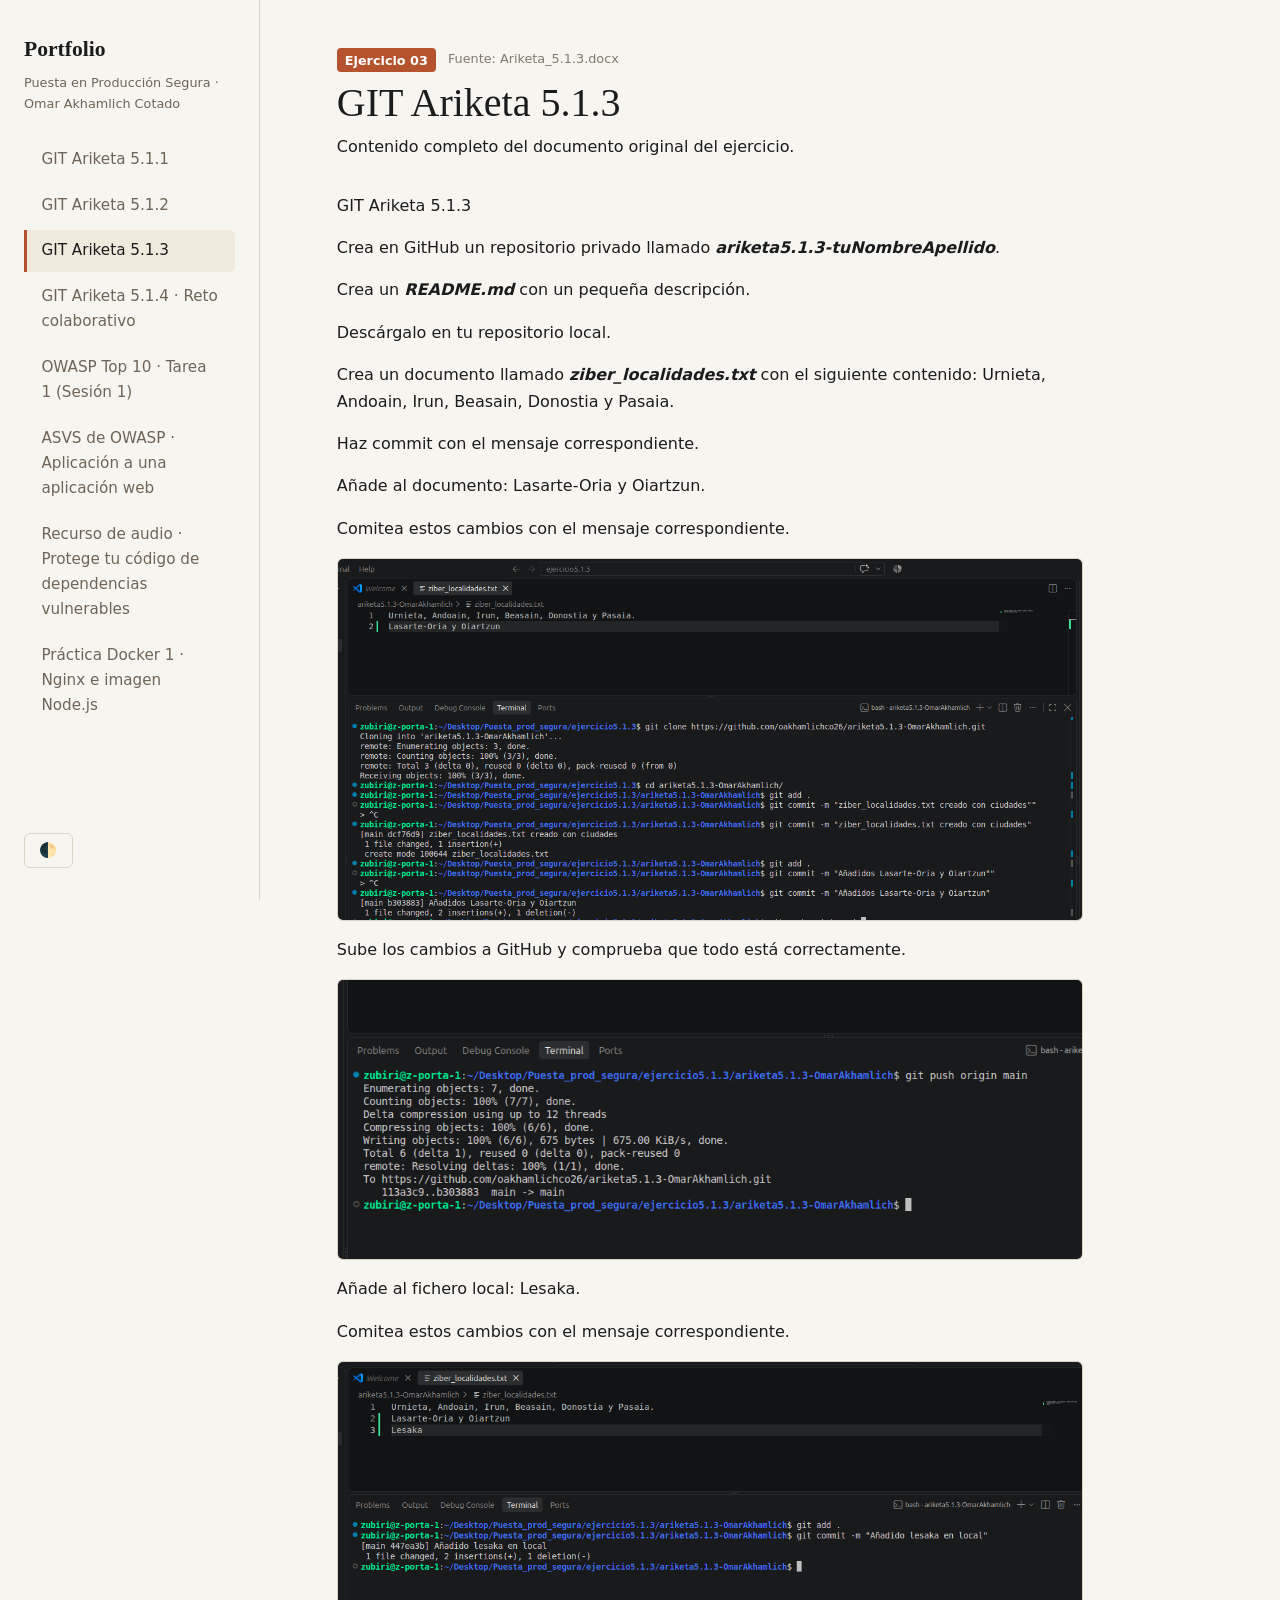
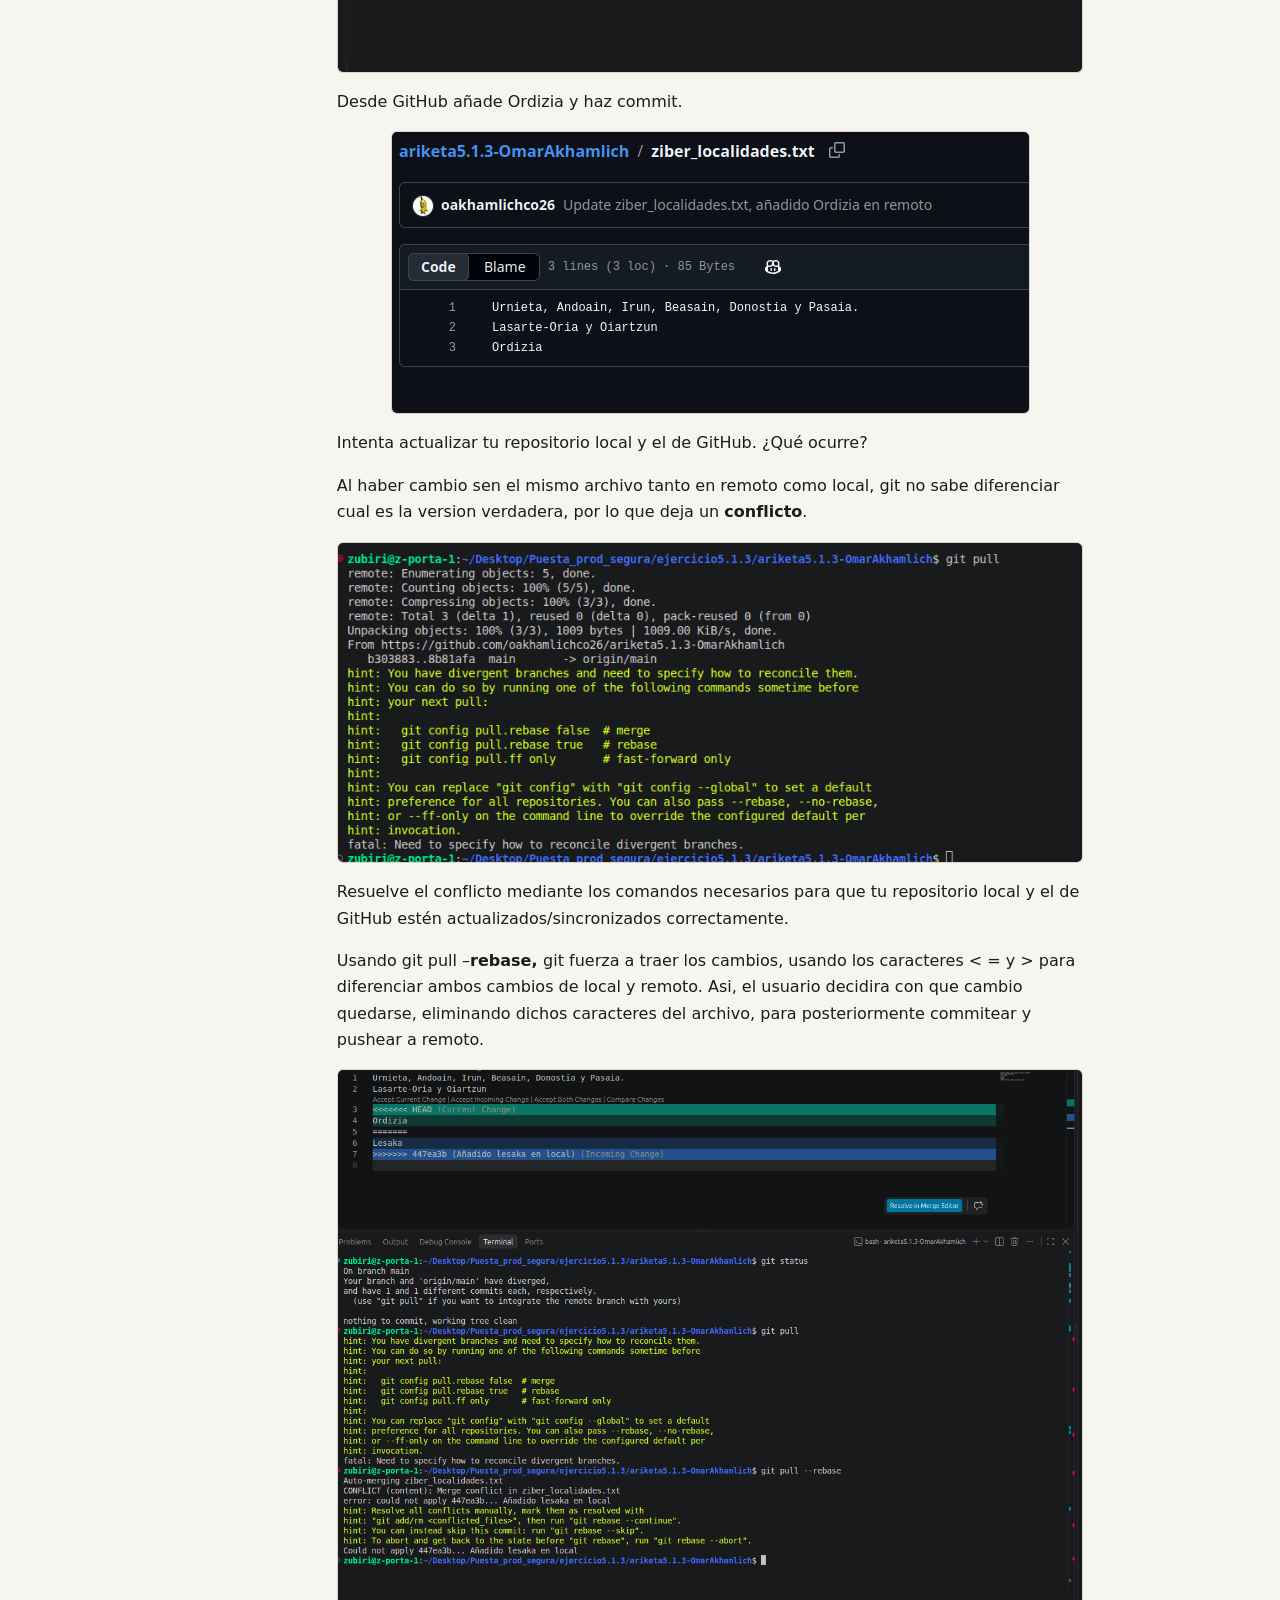
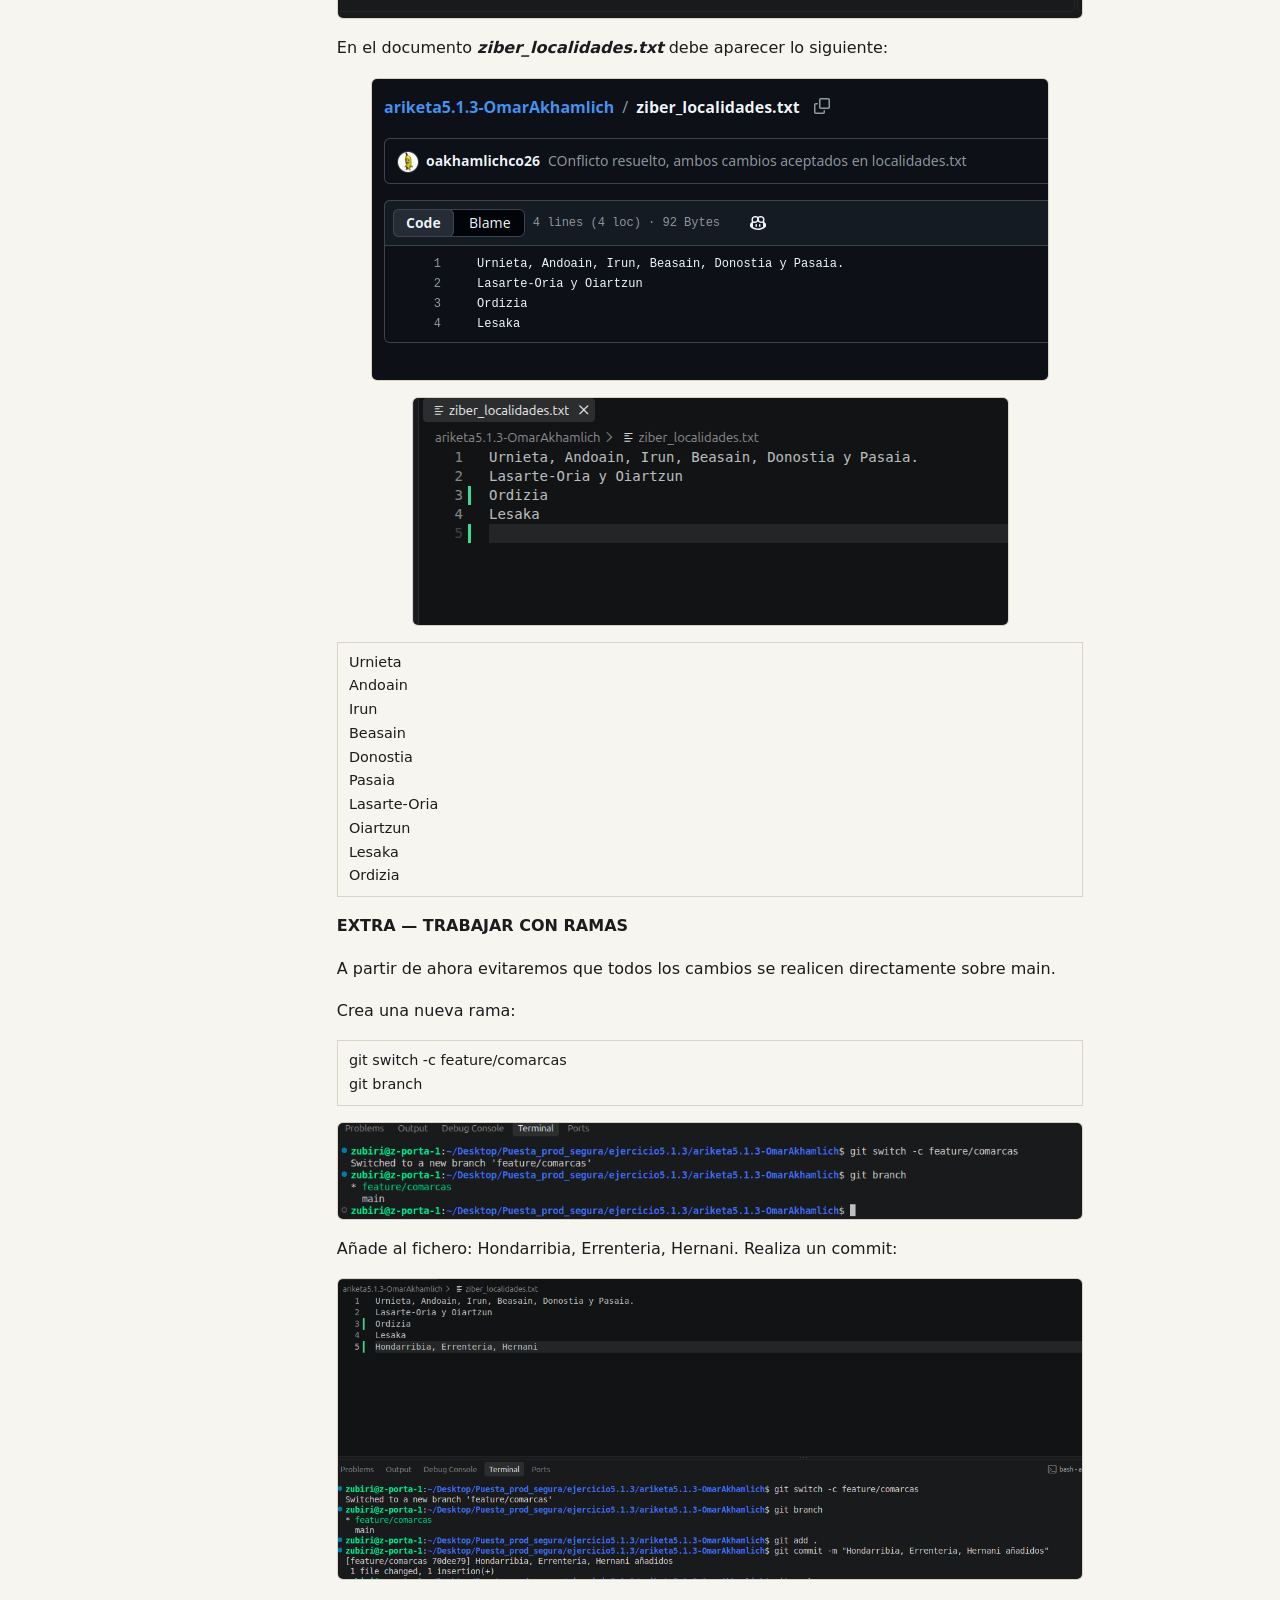
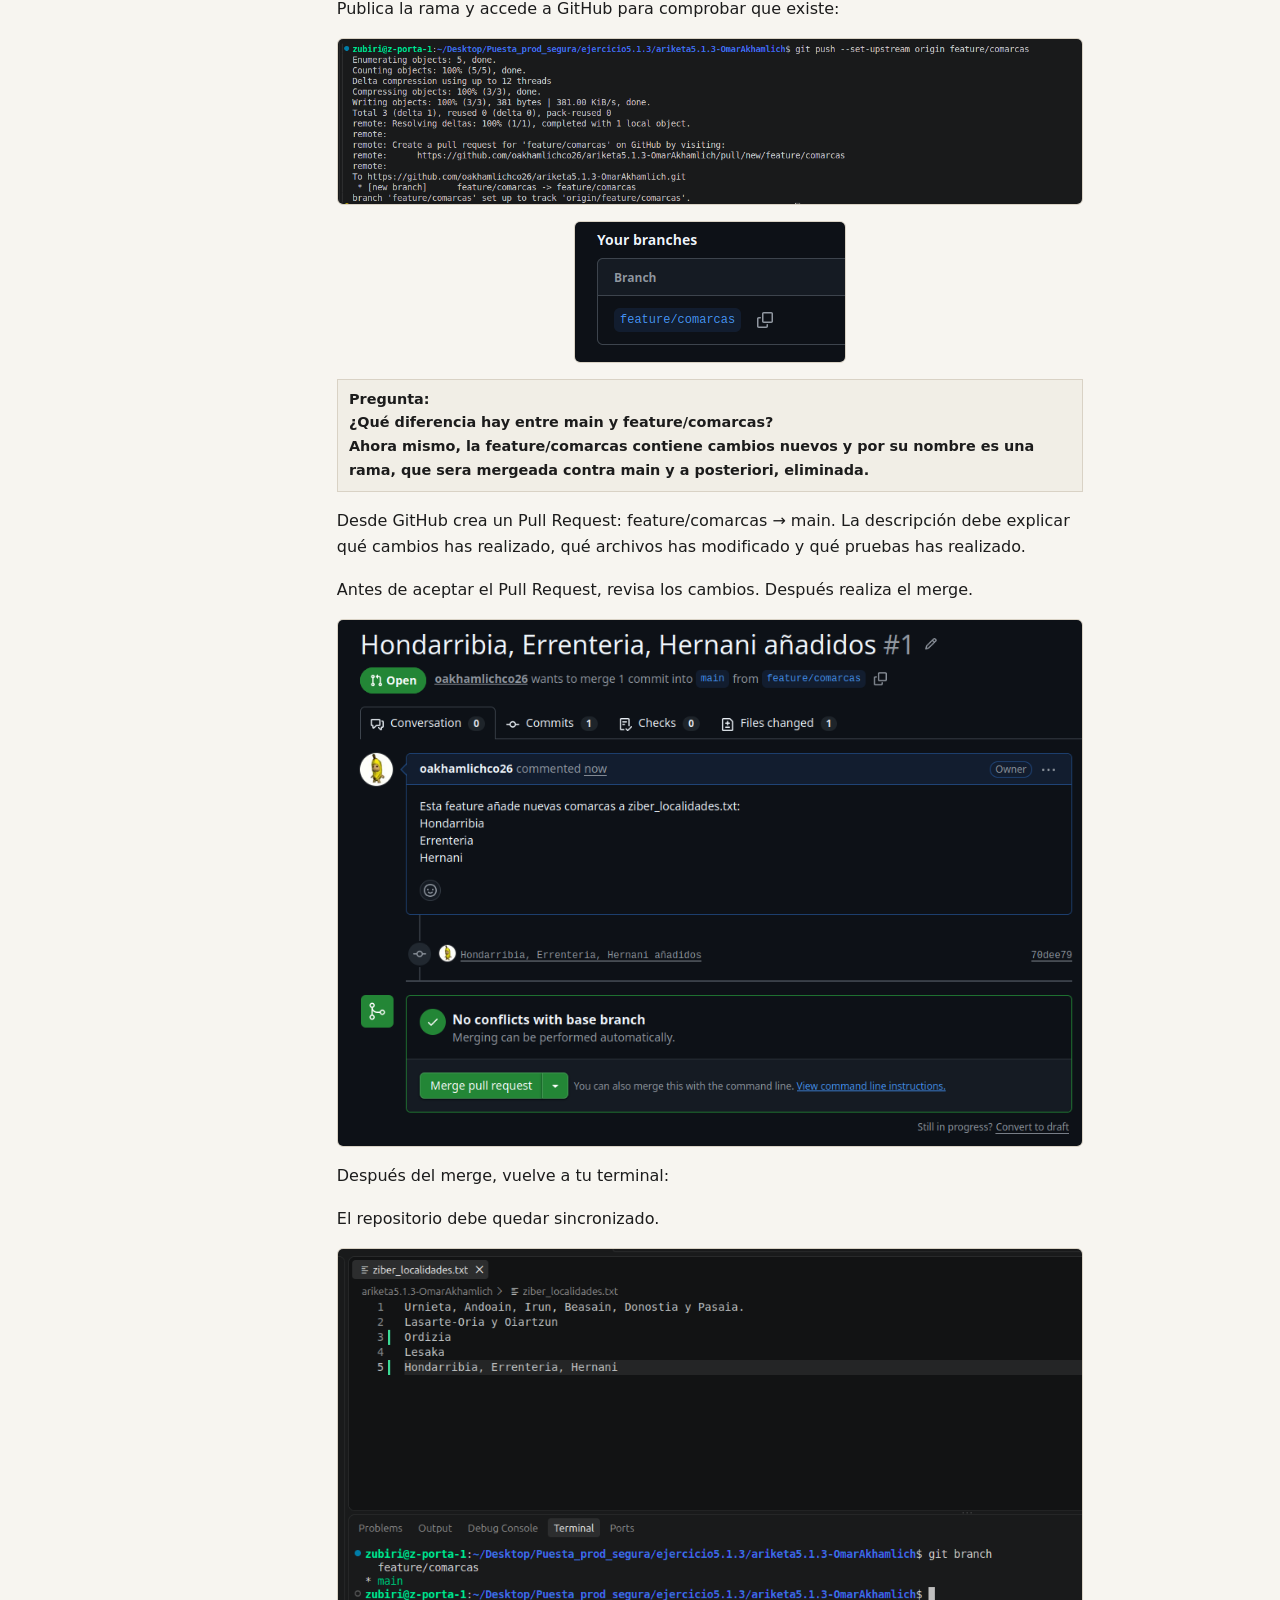
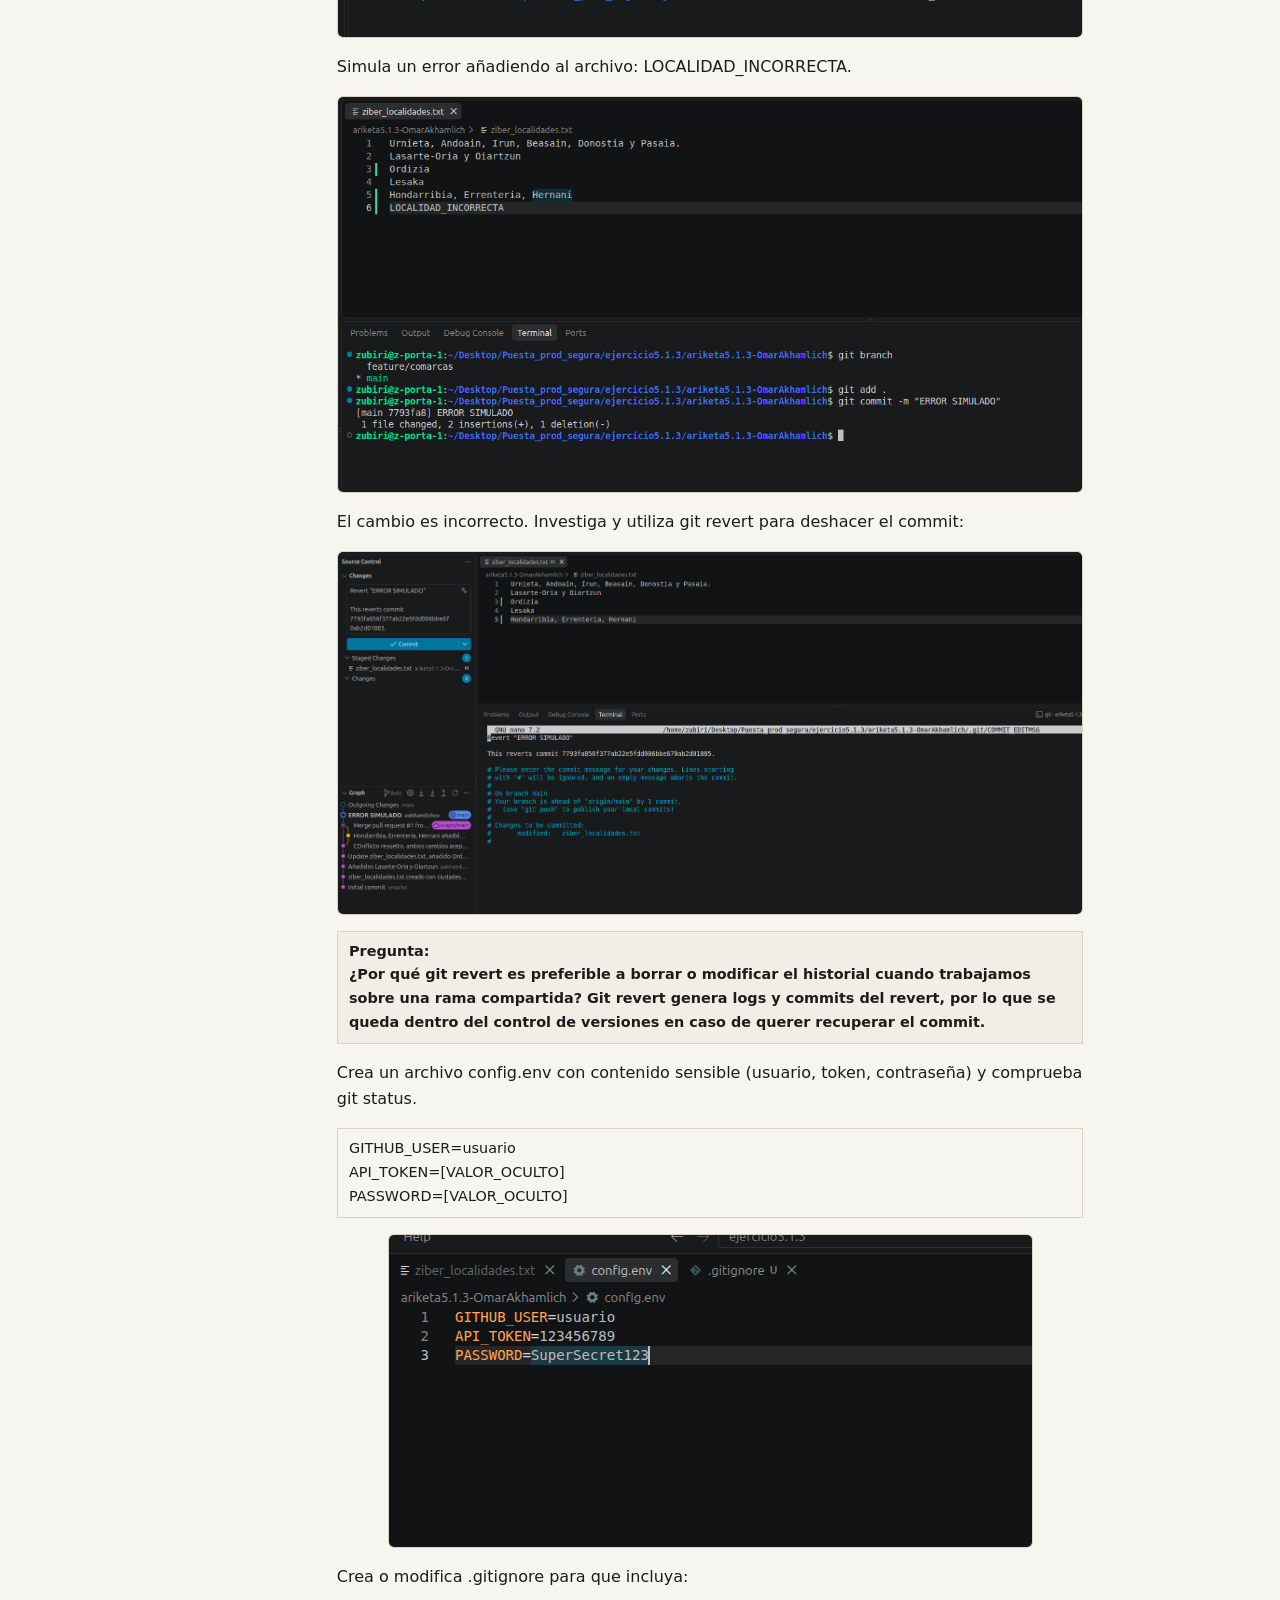
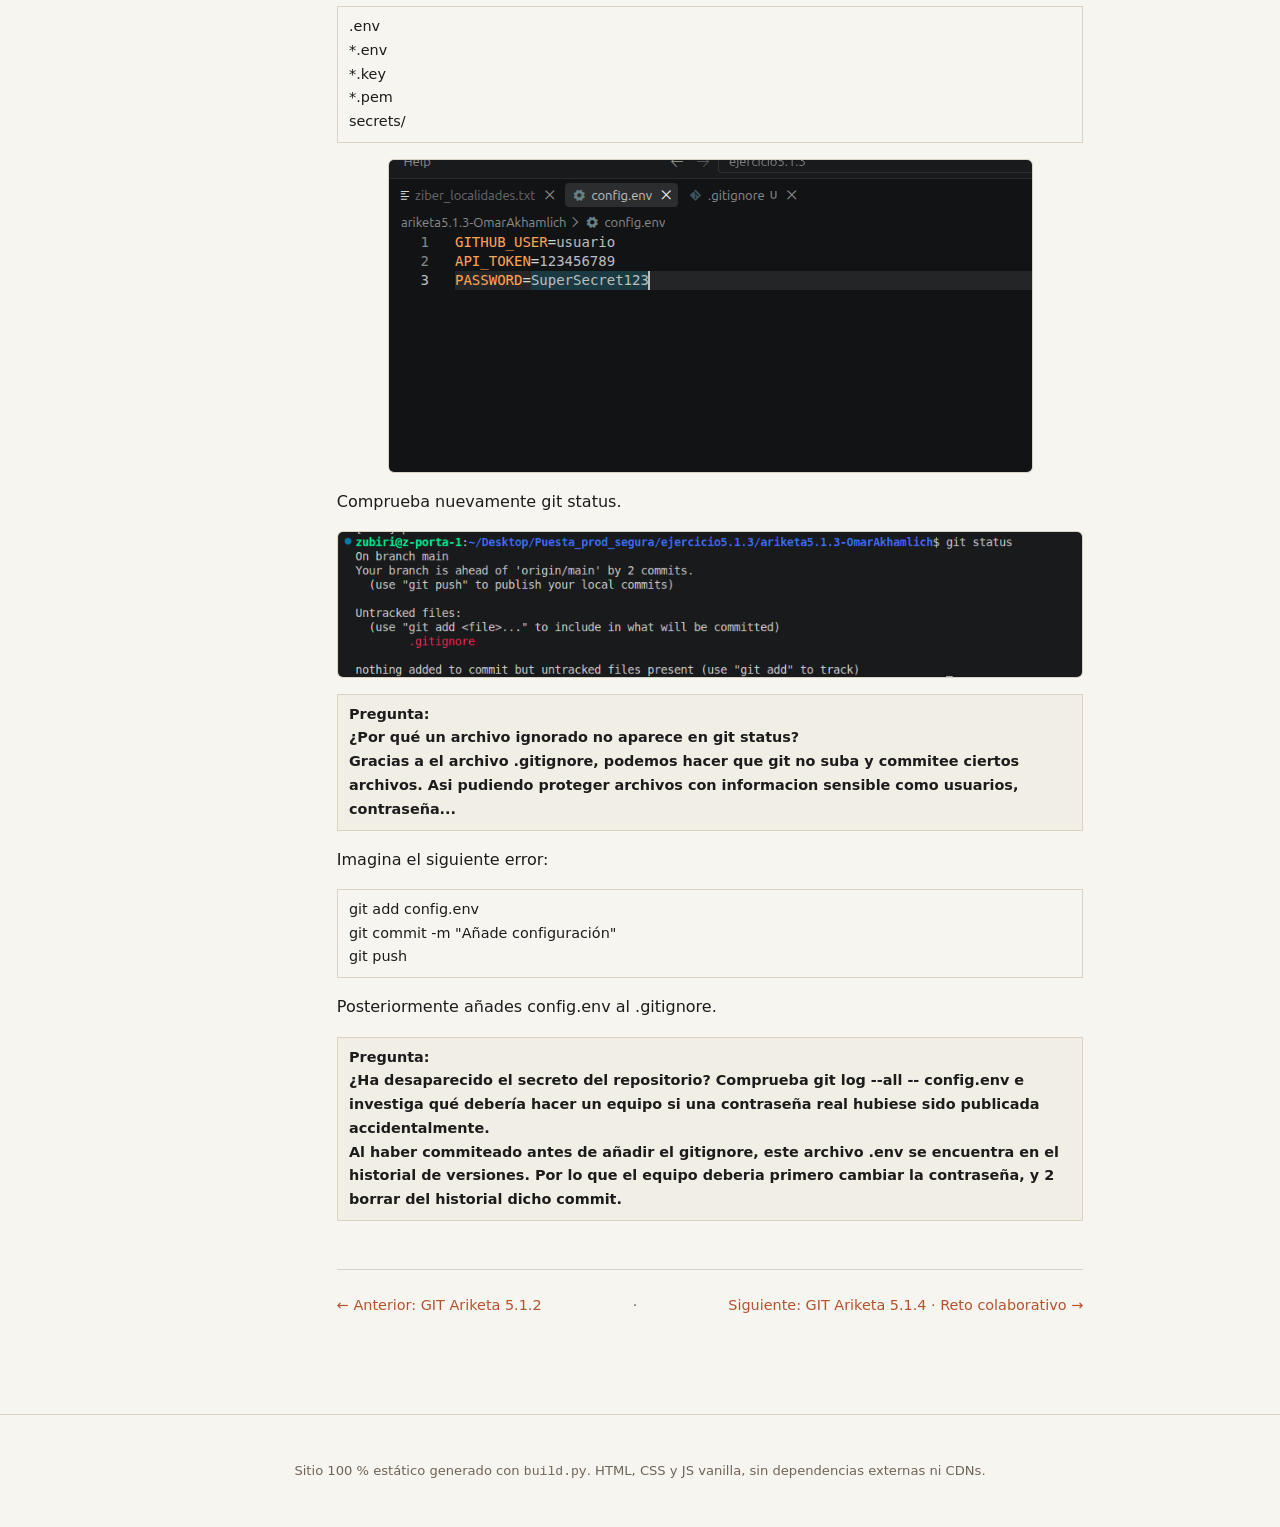
<file: ejercicios/ejercicio-03.html>
<!DOCTYPE html>
<html lang="es" class="no-js">
<head>
<meta charset="utf-8">
<meta name="viewport" content="width=device-width, initial-scale=1.0">
<meta http-equiv="Content-Security-Policy" content="default-src 'self'; style-src 'self'; script-src 'self'; img-src 'self'; font-src 'self'; connect-src 'self'; media-src 'self'; object-src 'none'; base-uri 'self'; form-action 'none'; frame-ancestors 'none';">
<meta name="referrer" content="no-referrer">
<title>GIT Ariketa 5.1.3 — Portfolio · Puesta en Producción Segura</title>
<link rel="stylesheet" href="../assets/css/style.css">
</head>
<body>
<a class="skip-link" href="#contenido">Saltar al contenido</a>

<div class="wrapper">
<aside class="sidebar" id="sidebar">
  <div class="sidebar-wrap">
    <button class="menu-toggle" id="menu-toggle" aria-expanded="false"
            aria-controls="menu-list" aria-label="Abrir menú de ejercicios">☰</button>
    <div class="brand">
      <a href="../index.html">Portfolio</a>
      <div class="brand-sub">Puesta en Producción Segura · Omar Akhamlich Cotado</div>
    </div>
    <nav id="menu-list"><ul><li><a href="ejercicio-01.html" data-ex="ejercicio-01">GIT Ariketa 5.1.1</a></li><li><a href="ejercicio-02.html" data-ex="ejercicio-02">GIT Ariketa 5.1.2</a></li><li><a href="ejercicio-03.html" data-ex="ejercicio-03" class="active">GIT Ariketa 5.1.3</a></li><li><a href="ejercicio-04.html" data-ex="ejercicio-04">GIT Ariketa 5.1.4 · Reto colaborativo</a></li><li><a href="ejercicio-05.html" data-ex="ejercicio-05">OWASP Top 10 · Tarea 1 (Sesión 1)</a></li><li><a href="ejercicio-06.html" data-ex="ejercicio-06">ASVS de OWASP · Aplicación a una aplicación web</a></li><li><a href="ejercicio-07.html" data-ex="ejercicio-07">Recurso de audio · Protege tu código de dependencias vulnerables</a></li><li><a href="ejercicio-08.html" data-ex="ejercicio-08">Práctica Docker 1 · Nginx e imagen Node.js</a></li></ul></nav>
    <div class="theme-wrap">
      <button class="theme-toggle" id="theme-toggle" aria-pressed="false"
              aria-label="Cambiar entre tema claro y oscuro">🌓</button>
    </div>
  </div>
</aside>

<main id="contenido" tabindex="-1">
  <header class="exercise-header"><div class="ej-meta"><span class="badge">Ejercicio 03</span><span class="source">Fuente: Ariketa_5.1.3.docx</span></div><h1>GIT Ariketa 5.1.3</h1><p class="lead">Contenido completo del documento original del ejercicio.</p></header>
  <p>GIT Ariketa 5.1.3</p>
<p>Crea en GitHub un repositorio privado llamado <em><strong>ariketa5.1.3-tuNombreApellido</strong></em>.</p>
<p>Crea un <em><strong>README.md</strong></em> con un pequeña descripción.</p>
<p>Descárgalo en tu repositorio local.</p>
<p>Crea un documento llamado <em><strong>ziber_localidades.txt</strong></em> con el siguiente contenido: Urnieta, Andoain, Irun, Beasain, Donostia y Pasaia. </p>
<p>Haz commit con el mensaje correspondiente.</p>
<p>Añade al documento: Lasarte-Oria y Oiartzun.</p>
<p>Comitea estos cambios con el mensaje correspondiente.</p>
<p><img src="../assets/img/ejercicio-03/ej-03-01.png" alt="Imagen del ejercicio" loading="lazy"></p>
<p>Sube los cambios a GitHub y comprueba que todo está correctamente.</p>
<p><img src="../assets/img/ejercicio-03/ej-03-02.png" alt="Imagen del ejercicio" loading="lazy"></p>
<p>Añade al fichero local: Lesaka.</p>
<p>Comitea estos cambios con el mensaje correspondiente.</p>
<p><img src="../assets/img/ejercicio-03/ej-03-03.png" alt="Imagen del ejercicio" loading="lazy"></p>
<p>Desde GitHub añade Ordizia y haz commit.</p>
<p><img src="../assets/img/ejercicio-03/ej-03-04.png" alt="Imagen del ejercicio" loading="lazy"></p>
<p>Intenta actualizar tu repositorio local y el de GitHub. ¿Qué ocurre? </p>
<p>Al haber cambio sen el mismo archivo tanto en remoto como local, git no sabe diferenciar cual es la version verdadera, por lo que deja un <strong>conflicto</strong>. </p>
<p><img src="../assets/img/ejercicio-03/ej-03-05.png" alt="Imagen del ejercicio" loading="lazy"></p>
<p>Resuelve el conflicto mediante los comandos necesarios para que tu repositorio local y el de GitHub estén actualizados/sincronizados correctamente.</p>
<p>Usando git pull –<strong>rebase, </strong>git fuerza a traer los cambios, usando los caracteres &lt; = y &gt; para diferenciar ambos cambios de local y remoto. Asi, el usuario decidira con que cambio quedarse, eliminando dichos caracteres del archivo, para posteriormente commitear y pushear a remoto.</p>
<p><img src="../assets/img/ejercicio-03/ej-03-06.png" alt="Imagen del ejercicio" loading="lazy"></p>
<p>En el documento <em><strong>ziber_localidades.txt</strong></em> debe aparecer lo siguiente:</p>
<p><img src="../assets/img/ejercicio-03/ej-03-07.png" alt="Imagen del ejercicio" loading="lazy"><img src="../assets/img/ejercicio-03/ej-03-08.png" alt="Imagen del ejercicio" loading="lazy"></p>
<table class="doc-table"><tbody><tr><td>Urnieta<br>Andoain<br>Irun<br>Beasain<br>Donostia<br>Pasaia<br>Lasarte-Oria<br>Oiartzun<br>Lesaka<br>Ordizia</td></tr></tbody></table>
<p><strong>EXTRA — TRABAJAR CON RAMAS</strong></p>
<p>A partir de ahora evitaremos que todos los cambios se realicen directamente sobre main.</p>
<p>Crea una nueva rama:</p>
<table class="doc-table"><tbody><tr><td>git switch -c feature/comarcas<br>git branch</td></tr></tbody></table>
<p><img src="../assets/img/ejercicio-03/ej-03-09.png" alt="Imagen del ejercicio" loading="lazy"></p>
<p>Añade al fichero: Hondarribia, Errenteria, Hernani. Realiza un commit:</p>
<p><img src="../assets/img/ejercicio-03/ej-03-10.png" alt="Imagen del ejercicio" loading="lazy"></p>
<p>Publica la rama y accede a GitHub para comprobar que existe:</p>
<p><img src="../assets/img/ejercicio-03/ej-03-11.png" alt="Imagen del ejercicio" loading="lazy"><img src="../assets/img/ejercicio-03/ej-03-12.png" alt="Imagen del ejercicio" loading="lazy"></p>
<table class="doc-table"><tbody><tr><th>Pregunta:<br>¿Qué diferencia hay entre main y feature/comarcas?<br>Ahora mismo, la feature/comarcas contiene cambios nuevos y por su nombre es una rama, que sera mergeada contra main y a posteriori, eliminada.</th></tr></tbody></table>
<p>Desde GitHub crea un Pull Request: feature/comarcas → main. La descripción debe explicar qué cambios has realizado, qué archivos has modificado y qué pruebas has realizado.</p>
<p>Antes de aceptar el Pull Request, revisa los cambios. Después realiza el merge.</p>
<p><img src="../assets/img/ejercicio-03/ej-03-13.png" alt="Imagen del ejercicio" loading="lazy"></p>
<p>Después del merge, vuelve a tu terminal:</p>
<p>El repositorio debe quedar sincronizado.</p>
<p><img src="../assets/img/ejercicio-03/ej-03-14.png" alt="Imagen del ejercicio" loading="lazy"></p>
<p>Simula un error añadiendo al archivo: LOCALIDAD_INCORRECTA.</p>
<p><img src="../assets/img/ejercicio-03/ej-03-15.png" alt="Imagen del ejercicio" loading="lazy"></p>
<p>El cambio es incorrecto. Investiga y utiliza git revert para deshacer el commit:</p>
<p><img src="../assets/img/ejercicio-03/ej-03-16.png" alt="Imagen del ejercicio" loading="lazy"></p>
<table class="doc-table"><tbody><tr><th>Pregunta:<br>¿Por qué git revert es preferible a borrar o modificar el historial cuando trabajamos sobre una rama compartida? Git revert genera logs y commits del revert, por lo que se queda dentro del control de versiones en caso de querer recuperar el commit.</th></tr></tbody></table>
<p>Crea un archivo config.env con contenido sensible (usuario, token, contraseña) y comprueba git status.</p>
<table class="doc-table"><tbody><tr><td>GITHUB_USER=usuario<br>API_TOKEN=[VALOR_OCULTO]<br>PASSWORD=[VALOR_OCULTO]</td></tr></tbody></table>
<p><img src="../assets/img/ejercicio-03/ej-03-17.png" alt="Imagen del ejercicio" loading="lazy"></p>
<p>Crea o modifica .gitignore para que incluya:</p>
<table class="doc-table"><tbody><tr><td>.env<br>*.env<br>*.key<br>*.pem<br>secrets/</td></tr></tbody></table>
<p><img src="../assets/img/ejercicio-03/ej-03-17.png" alt="Imagen del ejercicio" loading="lazy"></p>
<p>Comprueba nuevamente git status.</p>
<p><img src="../assets/img/ejercicio-03/ej-03-18.png" alt="Imagen del ejercicio" loading="lazy"></p>
<table class="doc-table"><tbody><tr><th>Pregunta:<br>¿Por qué un archivo ignorado no aparece en git status? <br>Gracias a el archivo .gitignore, podemos hacer que git no suba y commitee ciertos archivos. Asi pudiendo proteger archivos con informacion sensible como usuarios, contraseña...</th></tr></tbody></table>
<p>Imagina el siguiente error:</p>
<table class="doc-table"><tbody><tr><td>git add config.env<br>git commit -m "Añade configuración"<br>git push</td></tr></tbody></table>
<p>Posteriormente añades config.env al .gitignore.</p>
<table class="doc-table"><tbody><tr><th>Pregunta:<br>¿Ha desaparecido el secreto del repositorio? Comprueba git log --all -- config.env e investiga qué debería hacer un equipo si una contraseña real hubiese sido publicada accidentalmente. <br>Al haber commiteado antes de añadir el gitignore, este archivo .env se encuentra en el historial de versiones.  Por lo que el equipo deberia primero cambiar la contraseña, y 2 borrar del historial dicho commit.</th></tr></tbody></table>
  <nav class="nav-prev-next" aria-label="Navegación entre ejercicios"><a href="ejercicio-02.html" class="nav-link nav-prev">← Anterior: GIT Ariketa 5.1.2</a><span class="nav-sep">·</span><a href="ejercicio-04.html" class="nav-link nav-next">Siguiente: GIT Ariketa 5.1.4 · Reto colaborativo →</a></nav>
</main>
</div>

<footer class="site-footer">
  <p>Sitio 100 % estático generado con <code>build.py</code>. HTML, CSS y JS vanilla,
  sin dependencias externas ni CDNs.</p>
</footer>

<script src="../assets/js/app.js"></script>
</body>
</html>
</file>
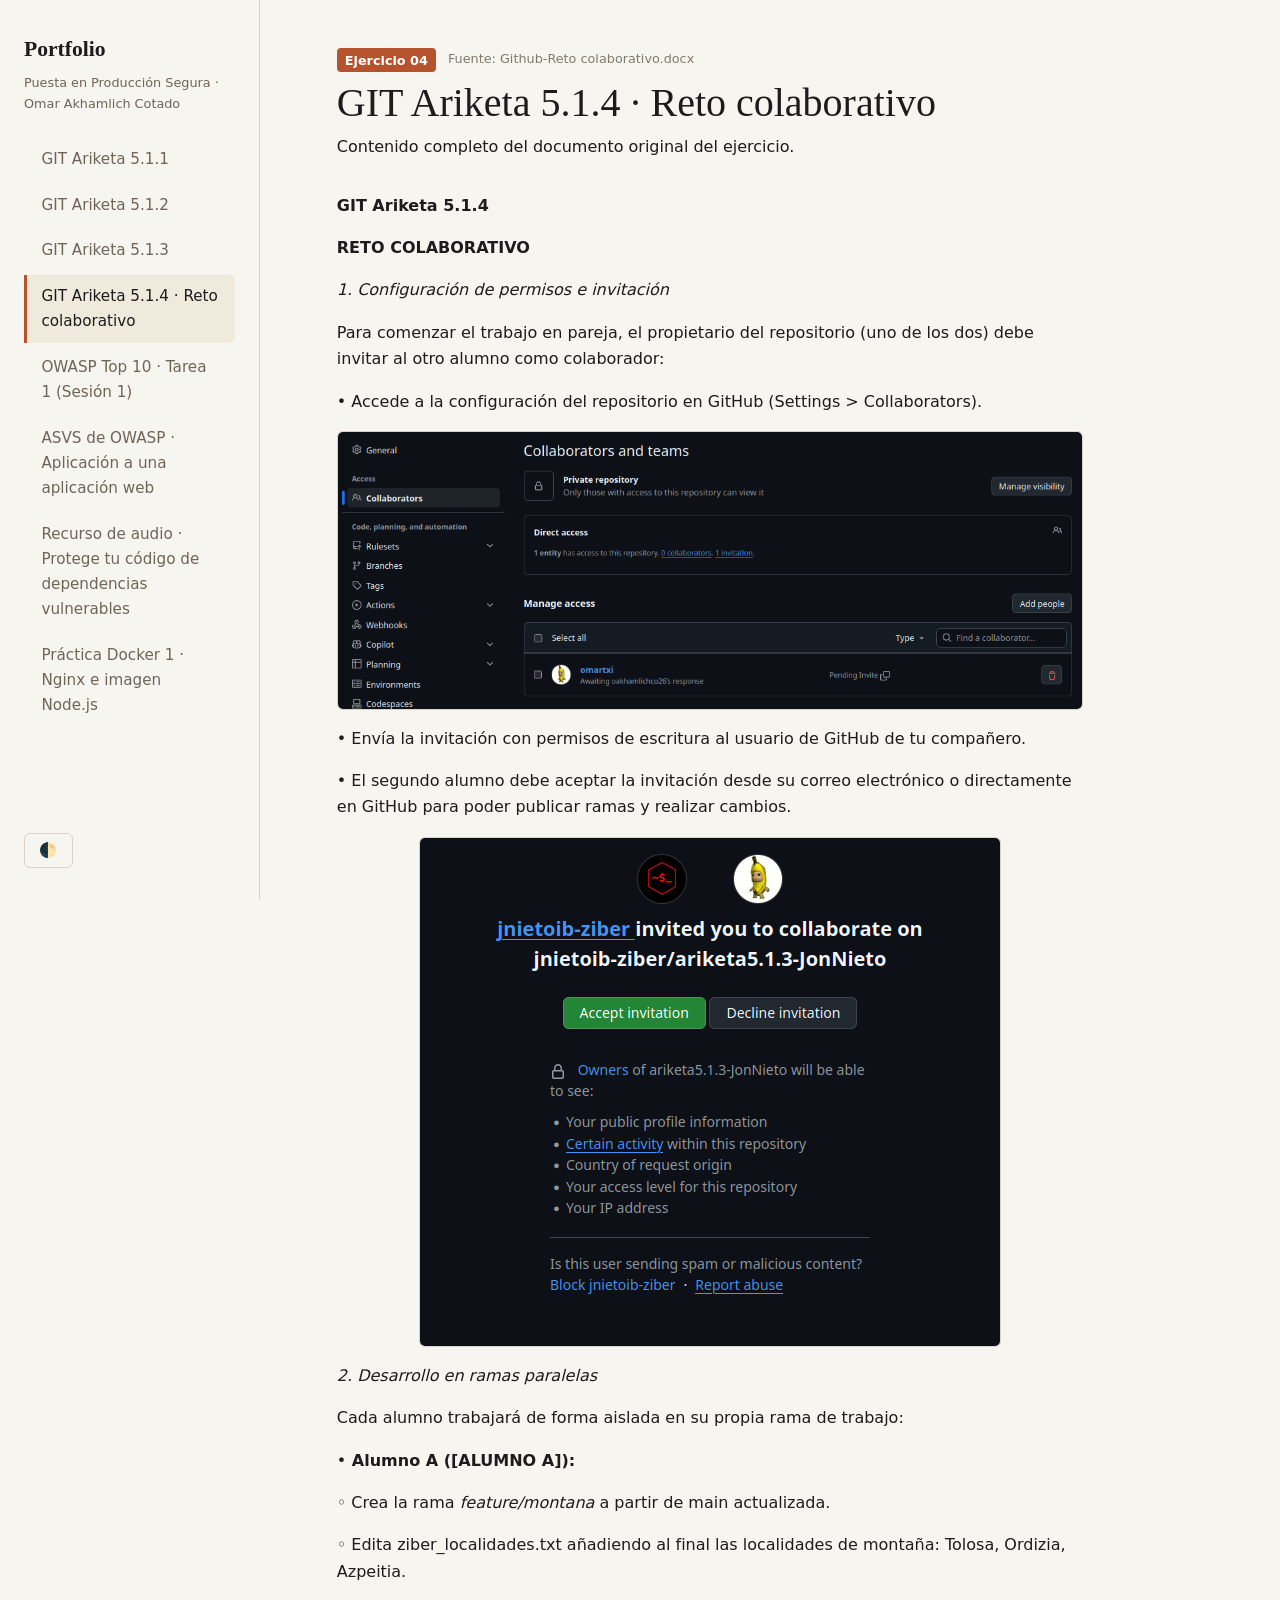
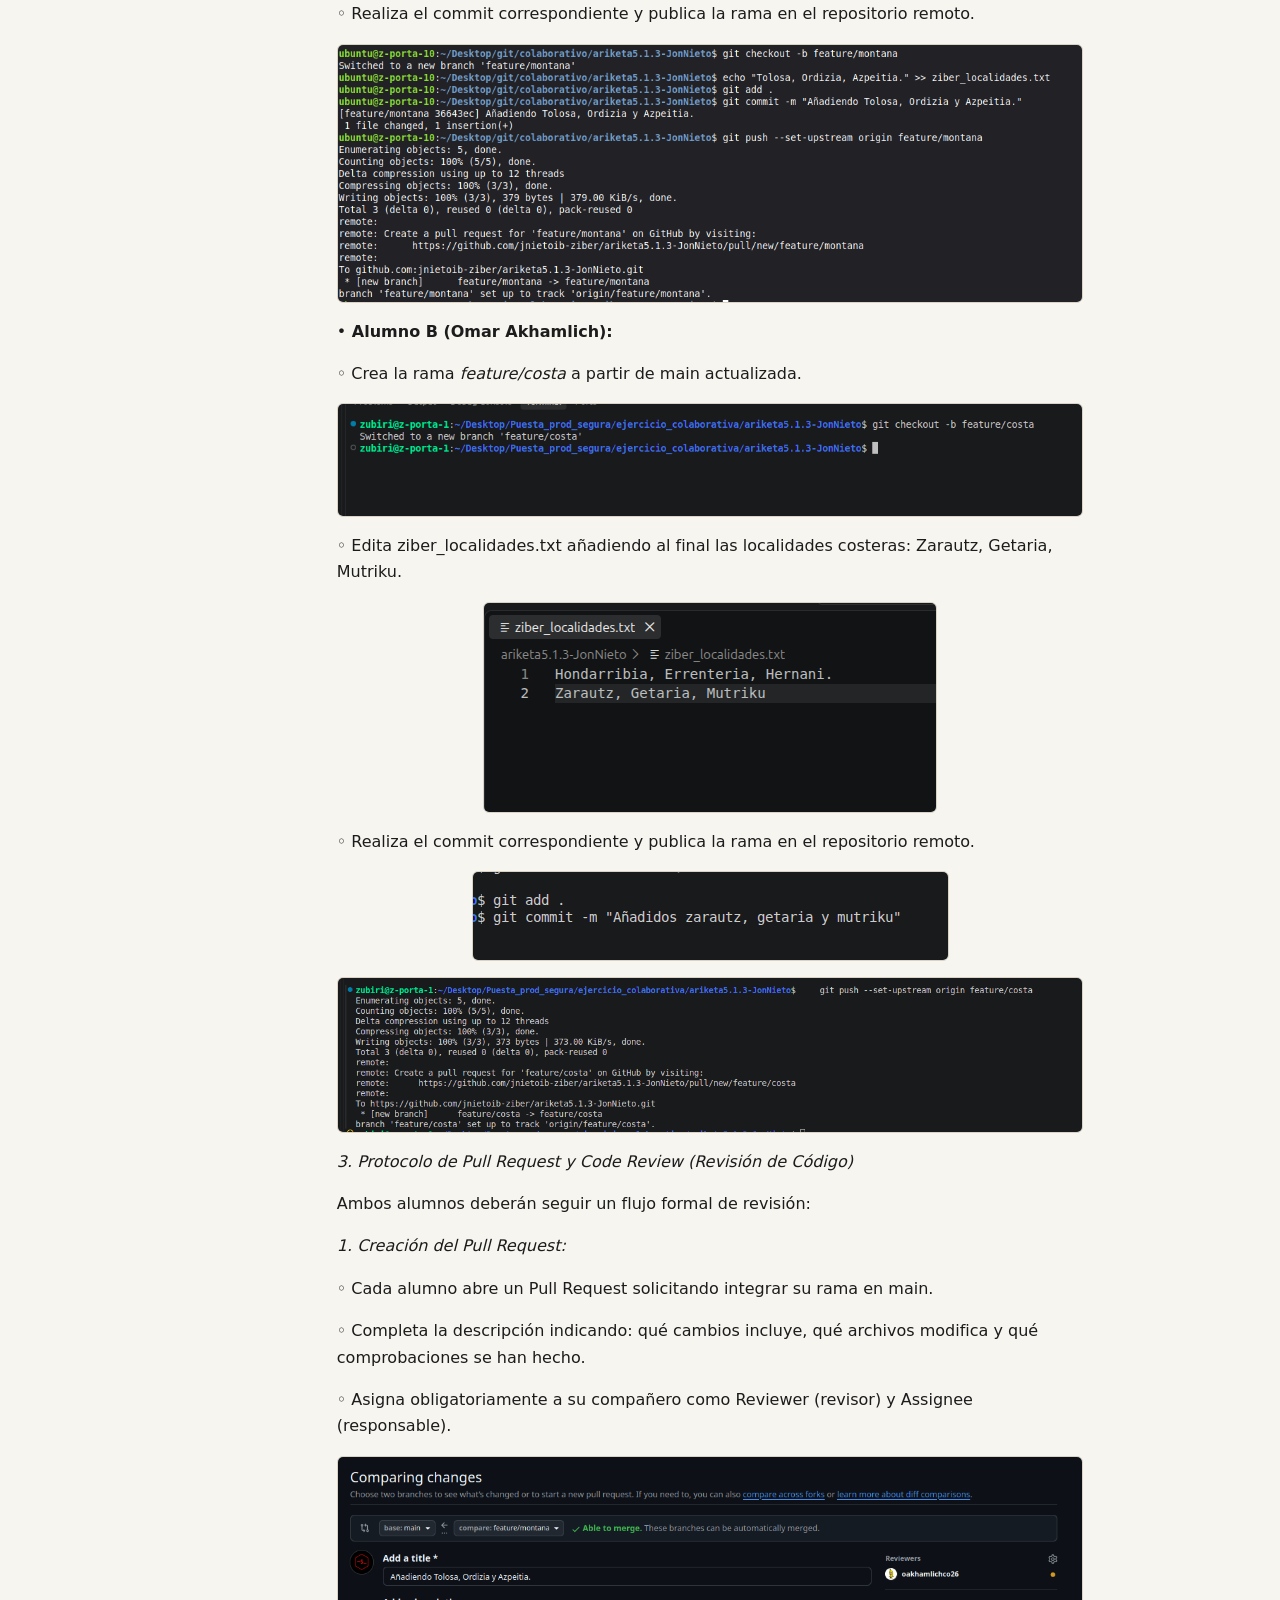
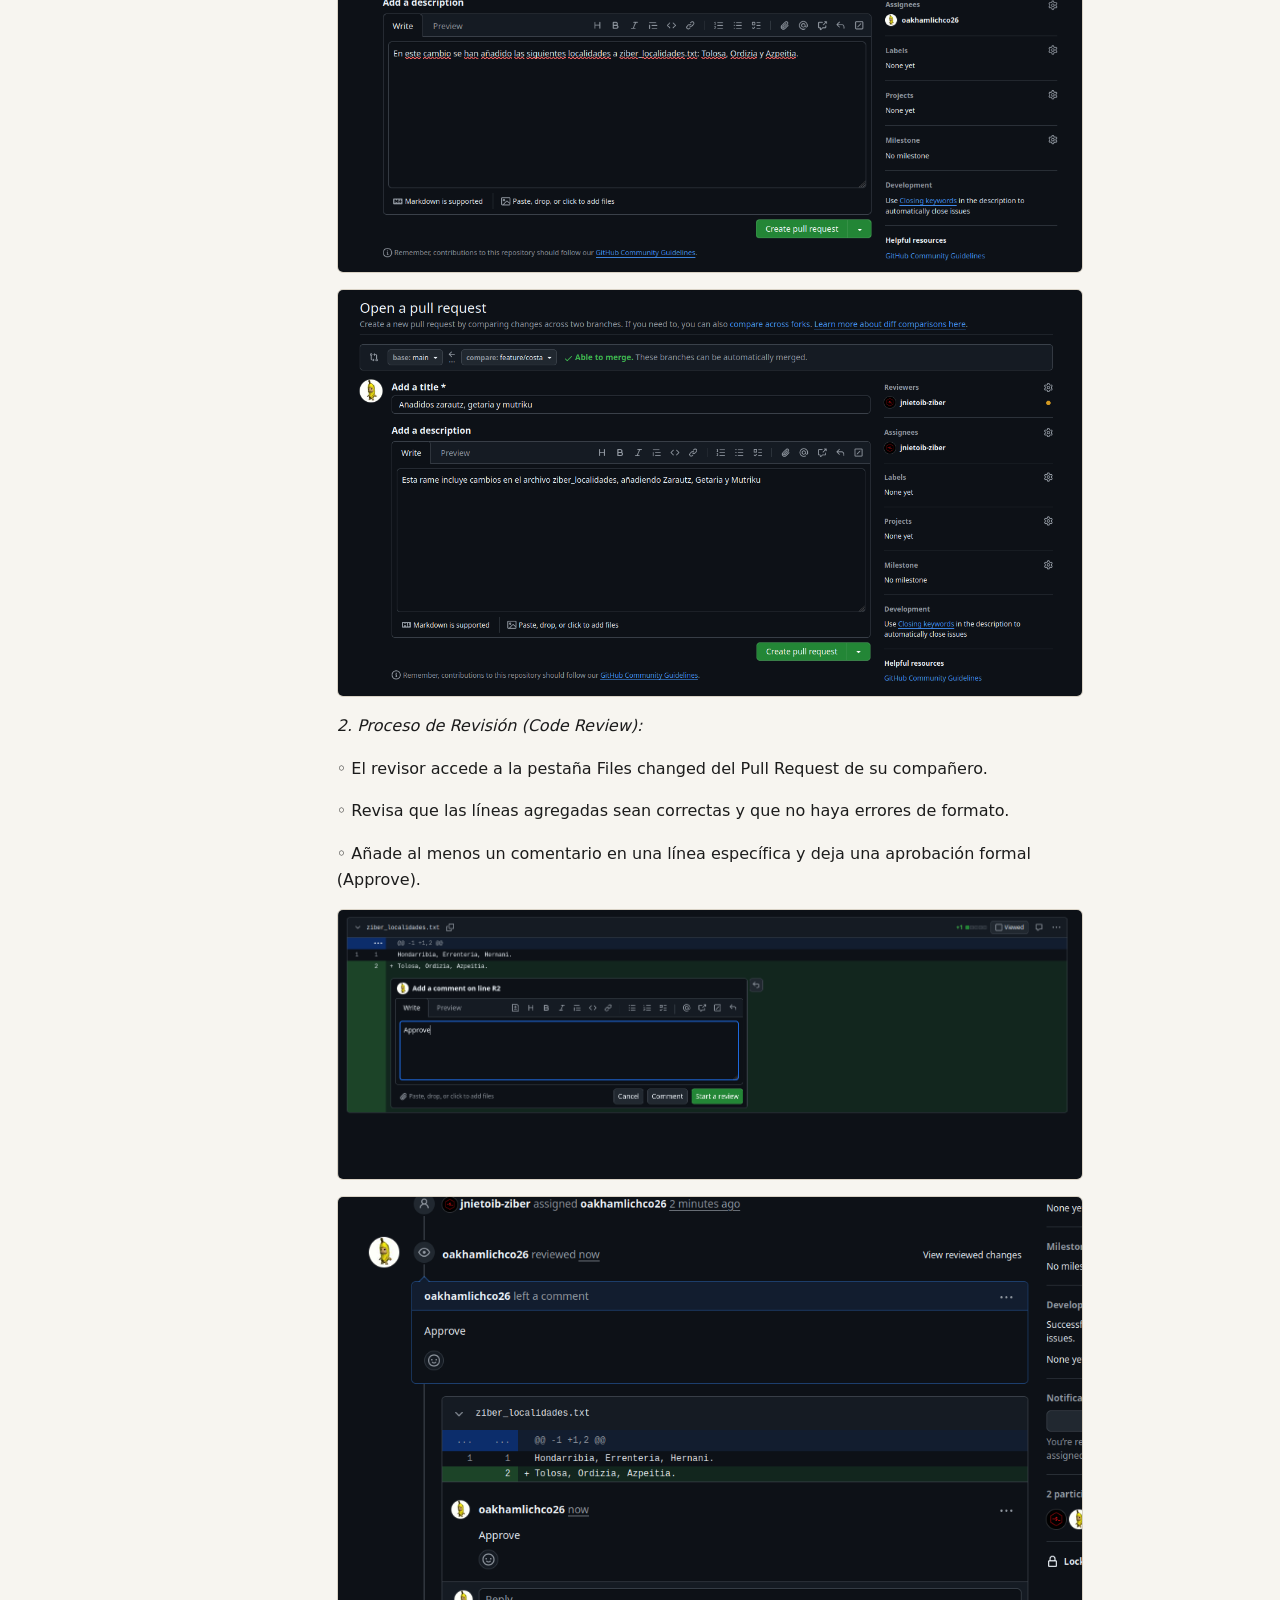
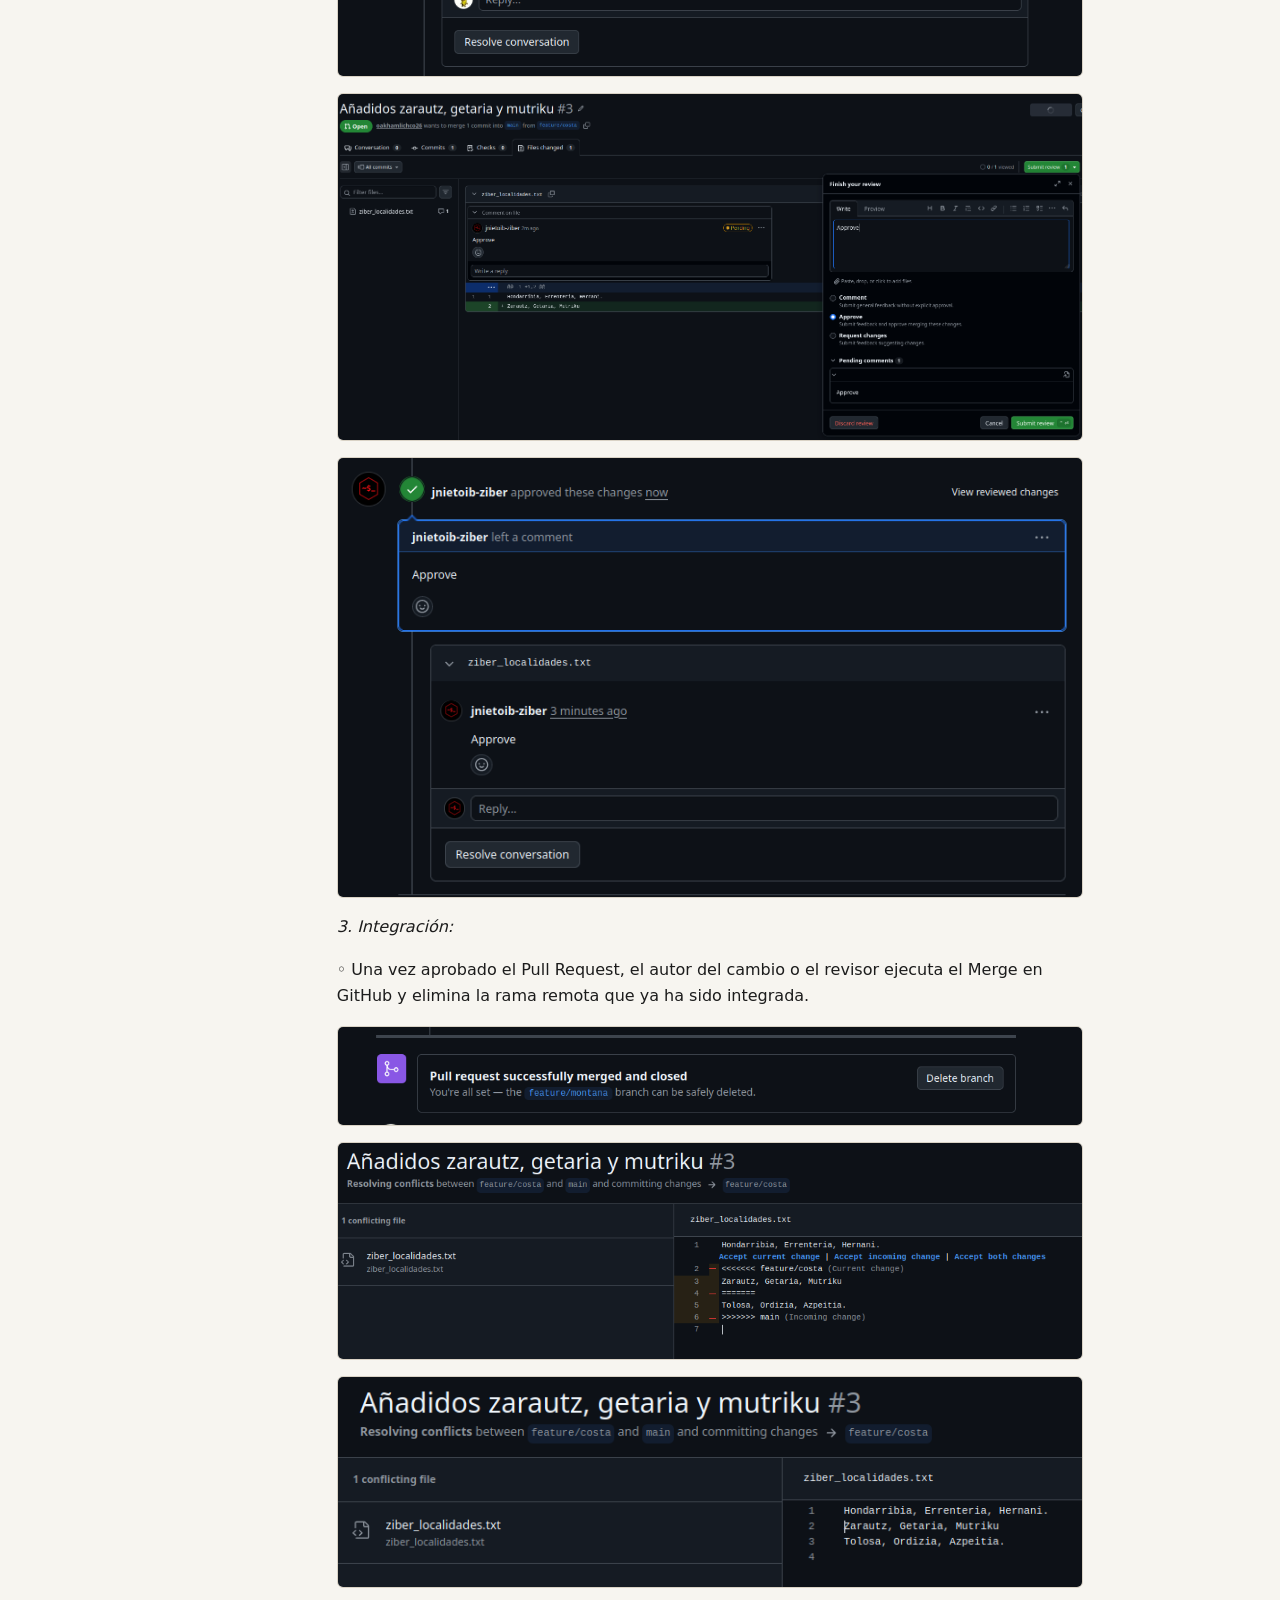
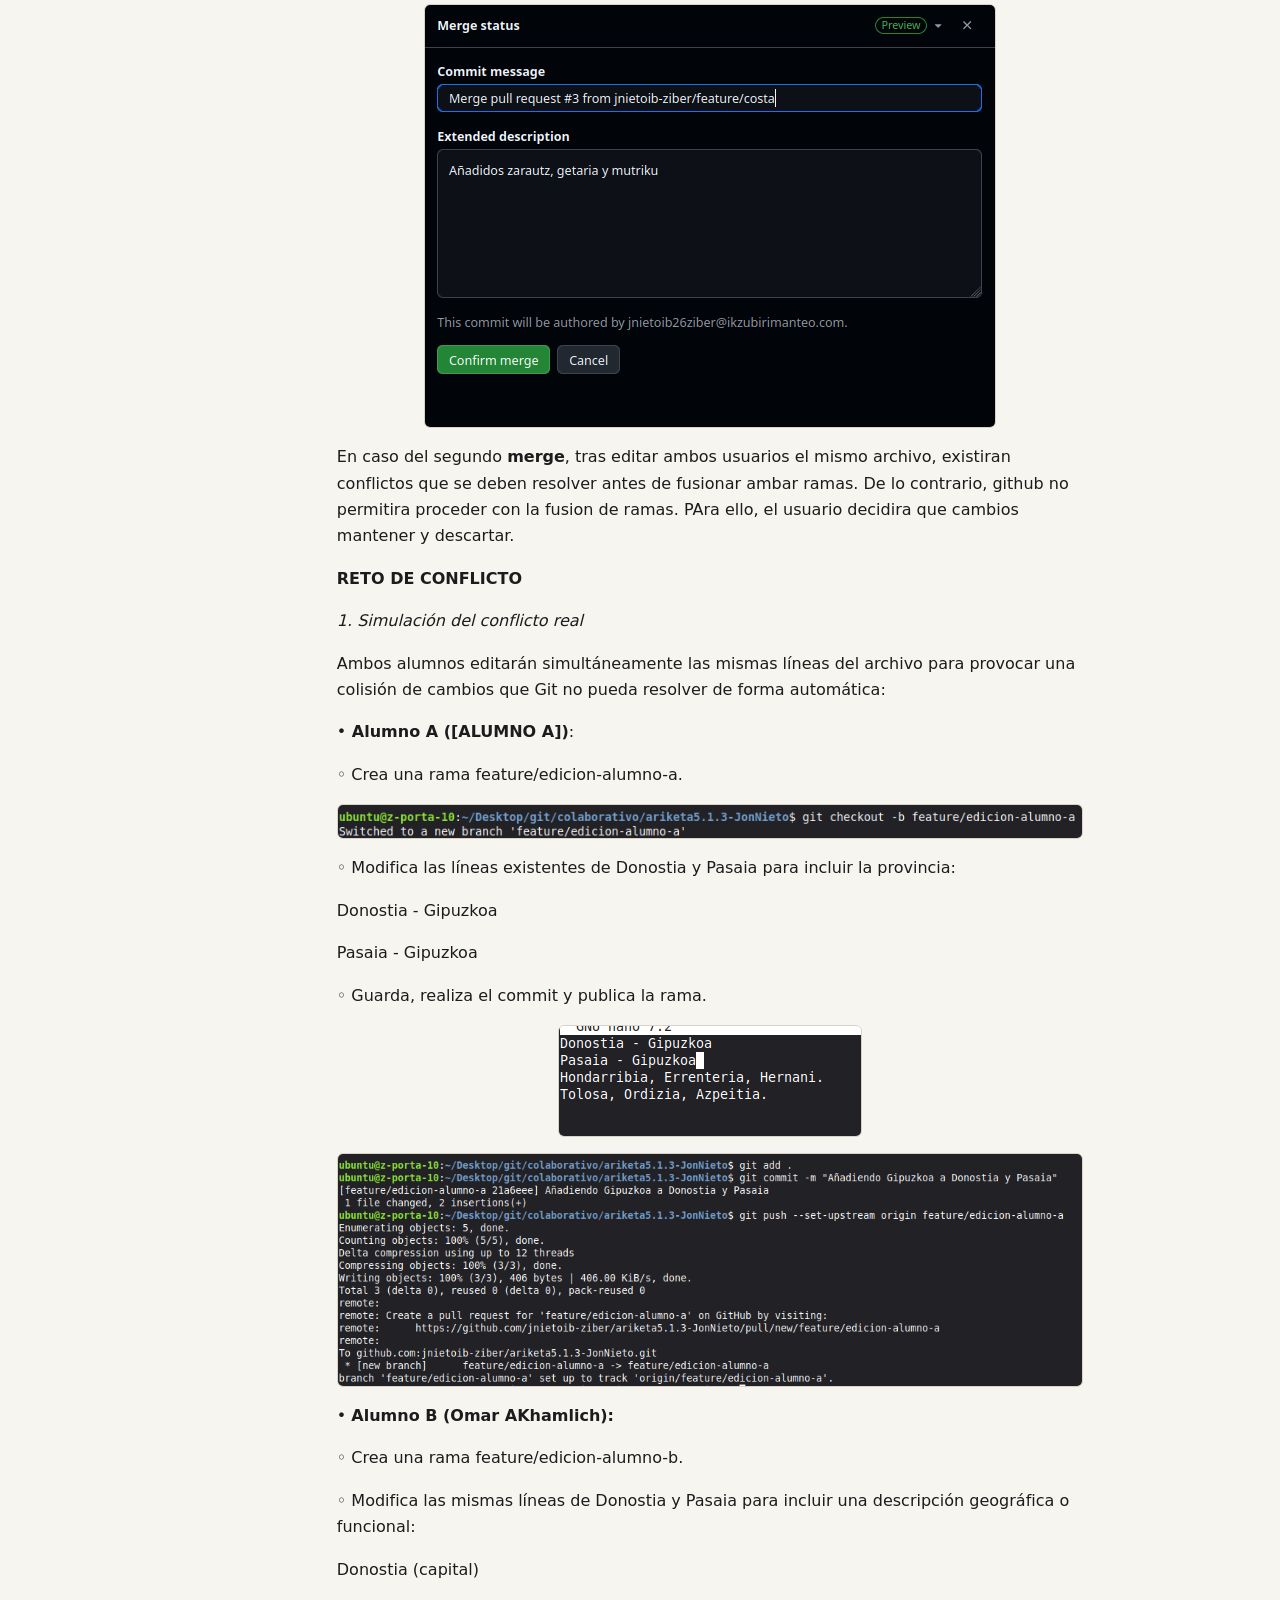
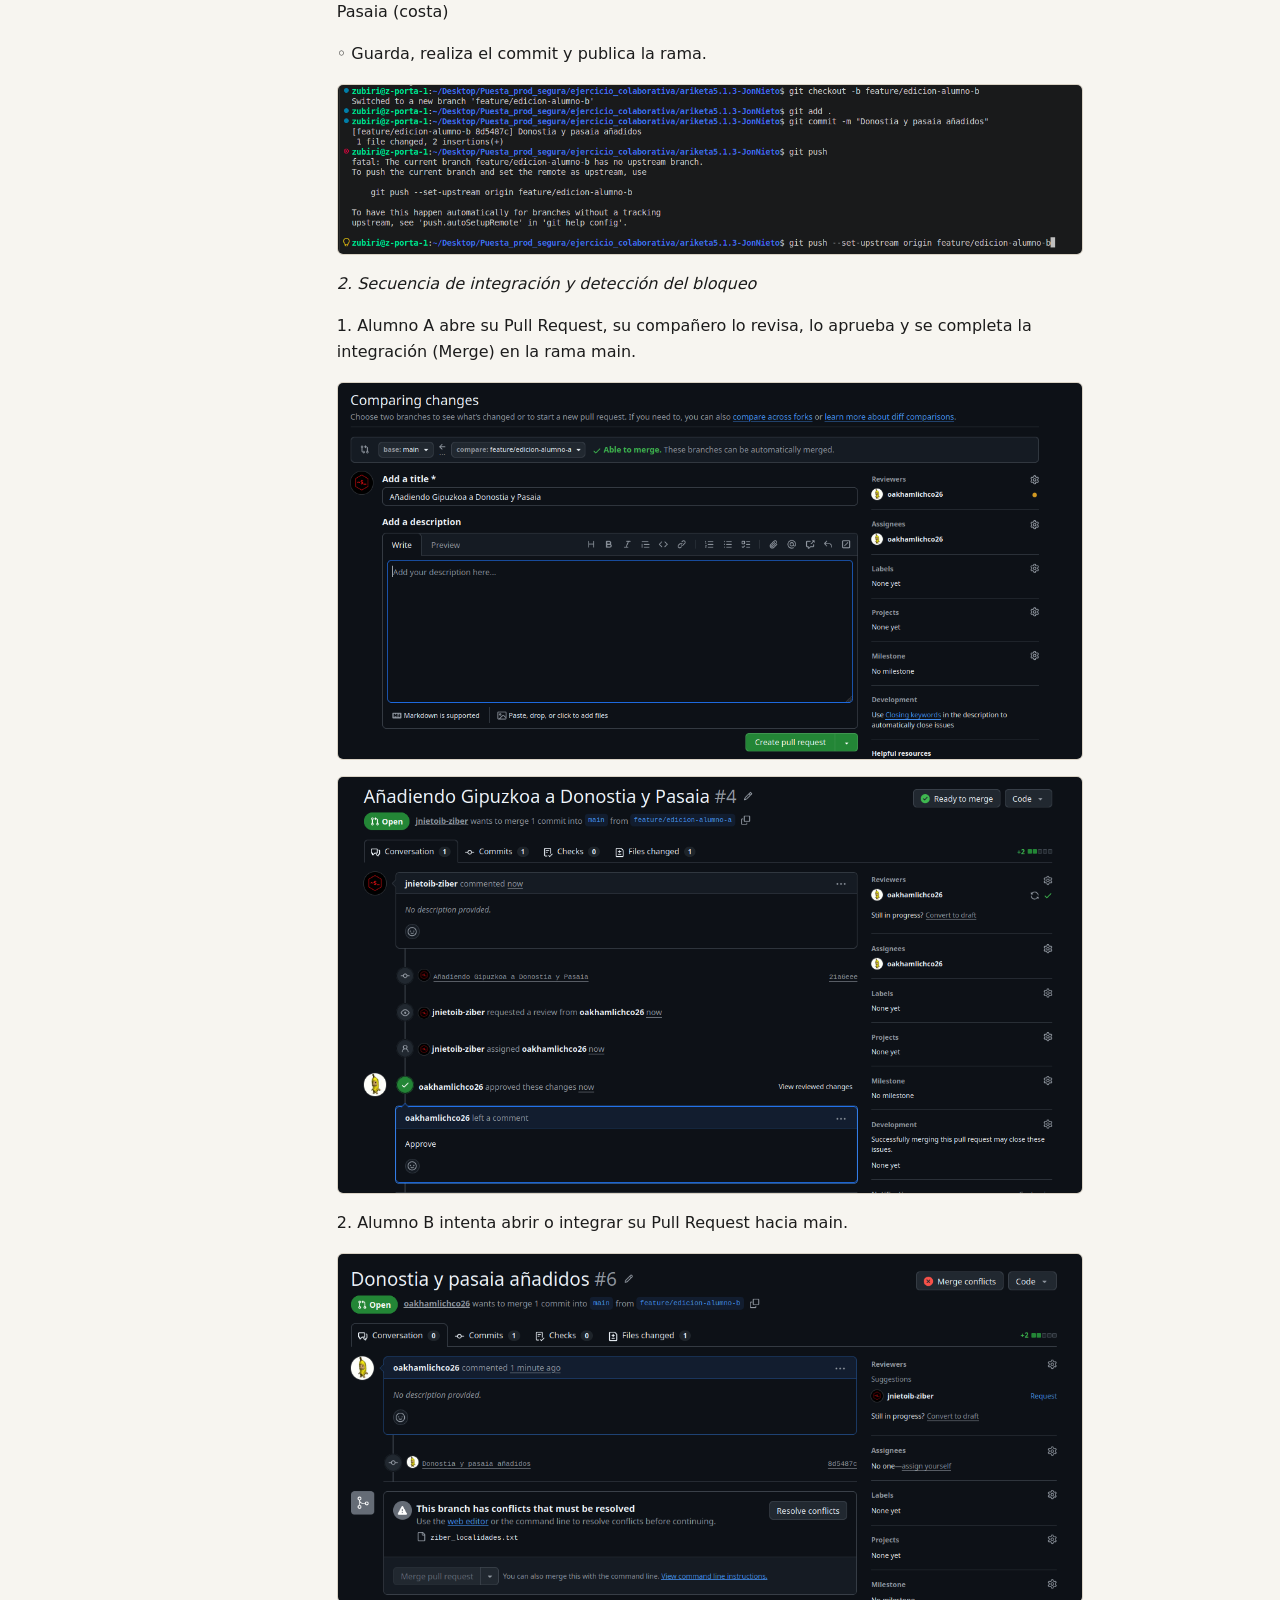
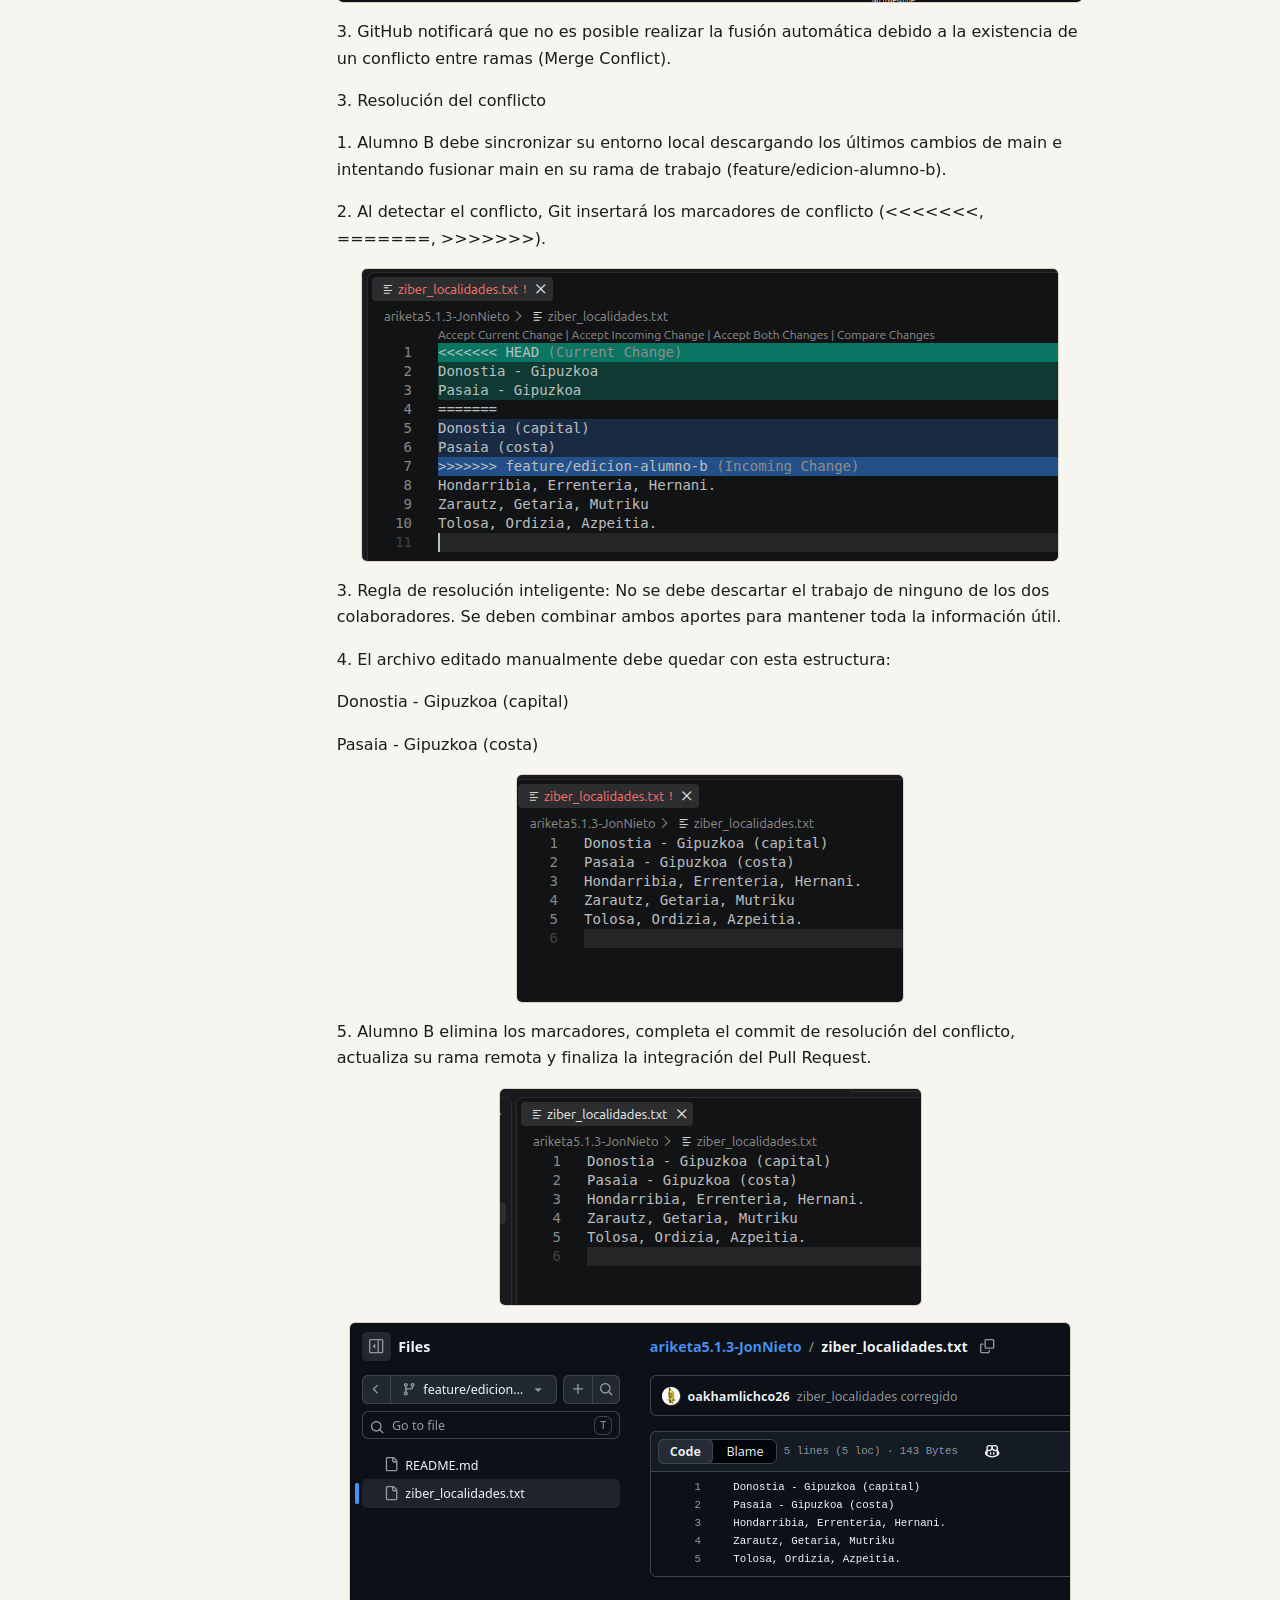
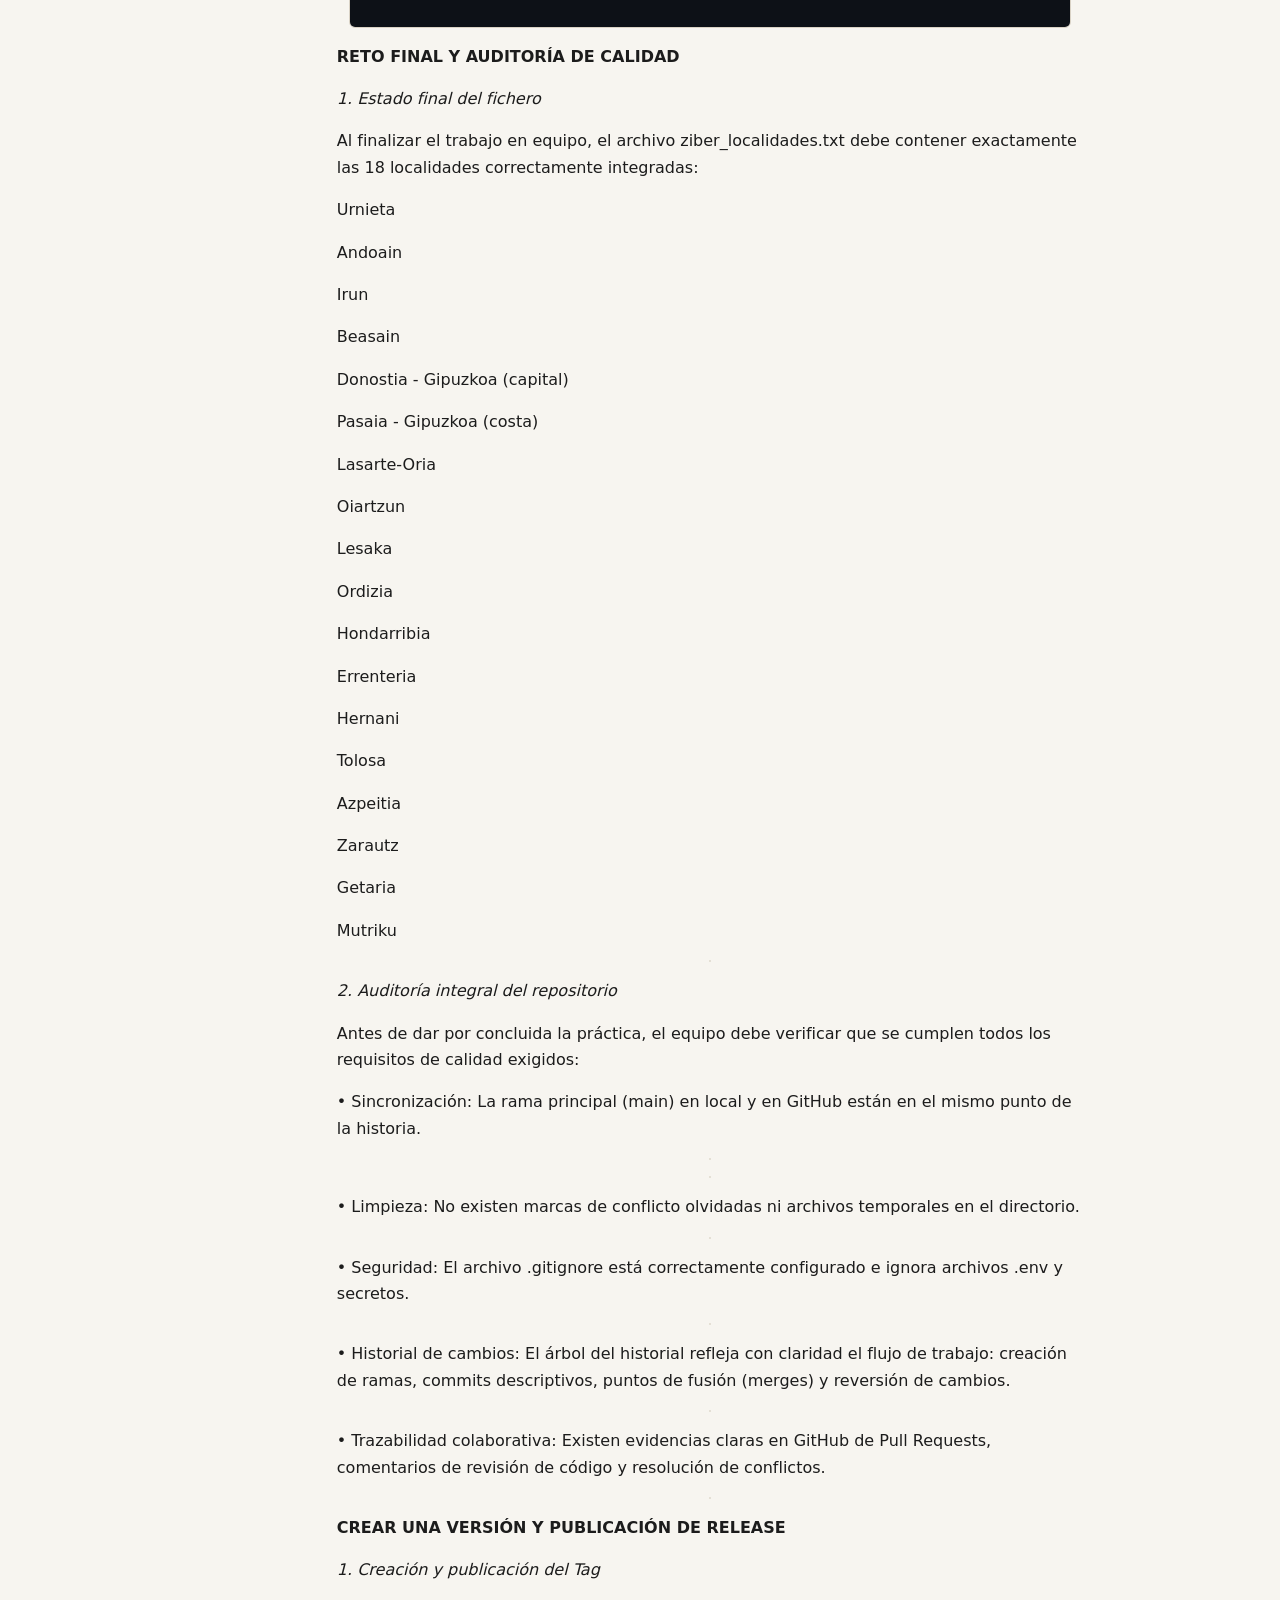
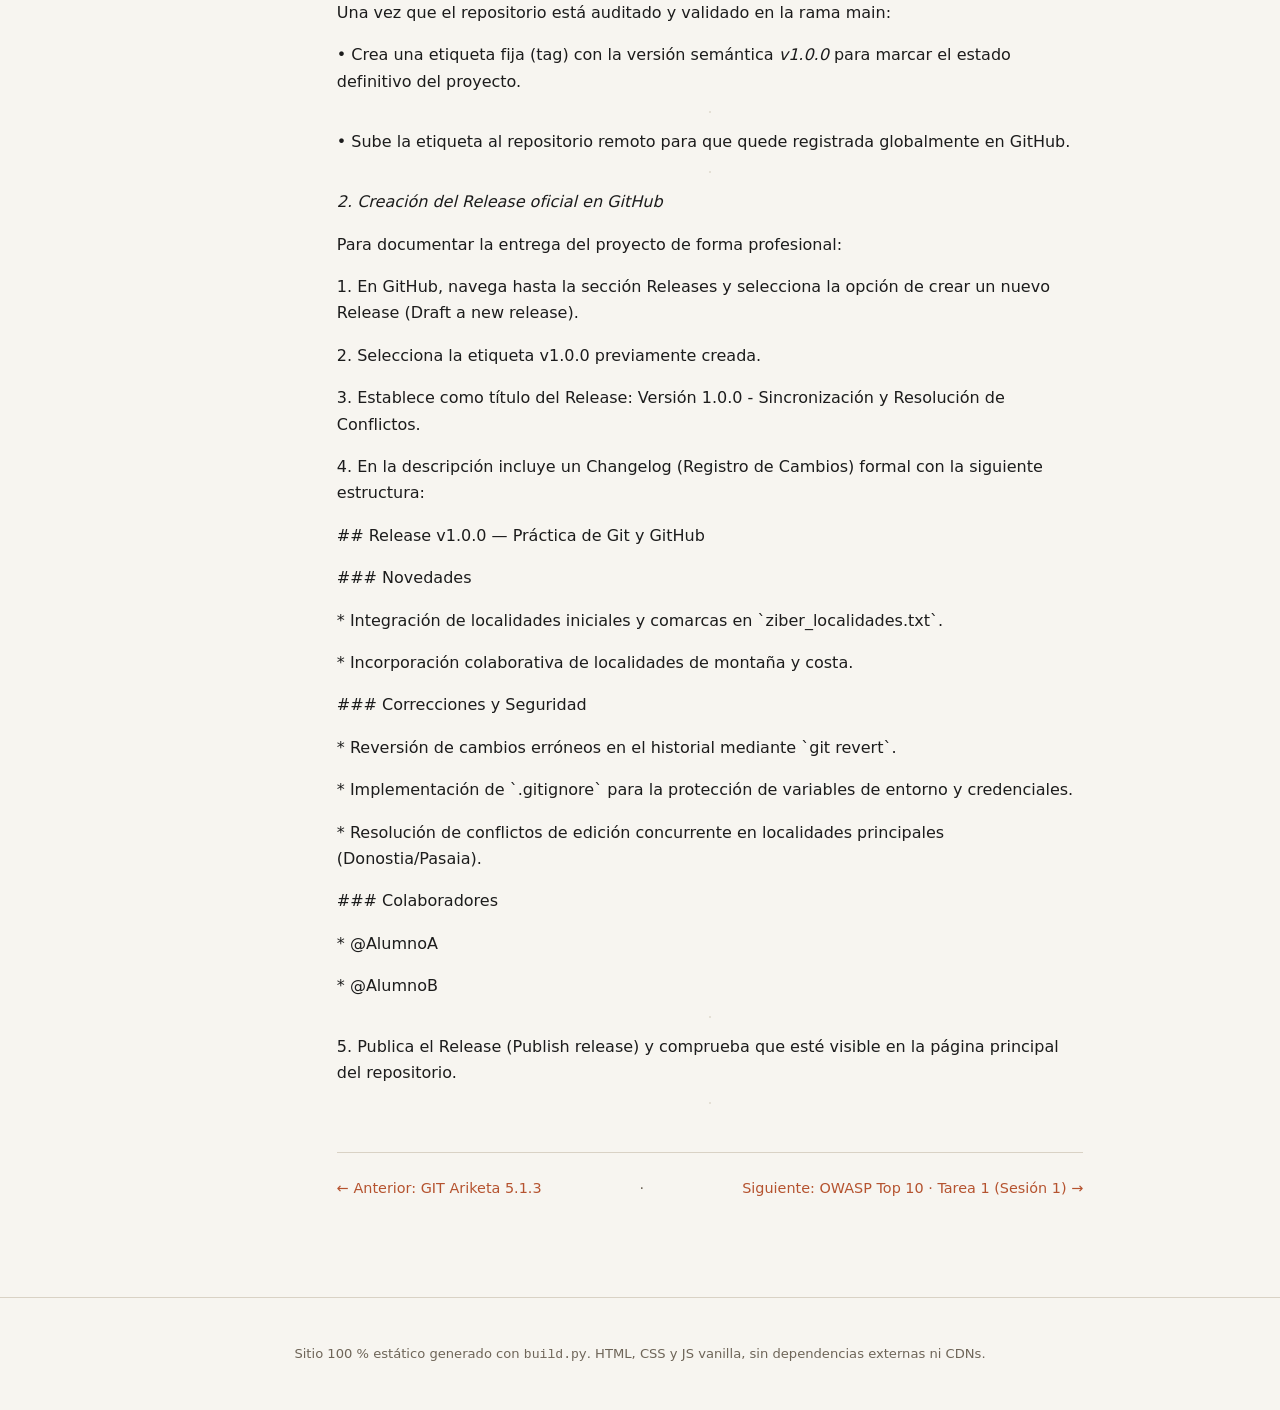
<file: ejercicios/ejercicio-04.html>
<!DOCTYPE html>
<html lang="es" class="no-js">
<head>
<meta charset="utf-8">
<meta name="viewport" content="width=device-width, initial-scale=1.0">
<meta http-equiv="Content-Security-Policy" content="default-src 'self'; style-src 'self'; script-src 'self'; img-src 'self'; font-src 'self'; connect-src 'self'; media-src 'self'; object-src 'none'; base-uri 'self'; form-action 'none'; frame-ancestors 'none';">
<meta name="referrer" content="no-referrer">
<title>GIT Ariketa 5.1.4 · Reto colaborativo — Portfolio · Puesta en Producción Segura</title>
<link rel="stylesheet" href="../assets/css/style.css">
</head>
<body>
<a class="skip-link" href="#contenido">Saltar al contenido</a>

<div class="wrapper">
<aside class="sidebar" id="sidebar">
  <div class="sidebar-wrap">
    <button class="menu-toggle" id="menu-toggle" aria-expanded="false"
            aria-controls="menu-list" aria-label="Abrir menú de ejercicios">☰</button>
    <div class="brand">
      <a href="../index.html">Portfolio</a>
      <div class="brand-sub">Puesta en Producción Segura · Omar Akhamlich Cotado</div>
    </div>
    <nav id="menu-list"><ul><li><a href="ejercicio-01.html" data-ex="ejercicio-01">GIT Ariketa 5.1.1</a></li><li><a href="ejercicio-02.html" data-ex="ejercicio-02">GIT Ariketa 5.1.2</a></li><li><a href="ejercicio-03.html" data-ex="ejercicio-03">GIT Ariketa 5.1.3</a></li><li><a href="ejercicio-04.html" data-ex="ejercicio-04" class="active">GIT Ariketa 5.1.4 · Reto colaborativo</a></li><li><a href="ejercicio-05.html" data-ex="ejercicio-05">OWASP Top 10 · Tarea 1 (Sesión 1)</a></li><li><a href="ejercicio-06.html" data-ex="ejercicio-06">ASVS de OWASP · Aplicación a una aplicación web</a></li><li><a href="ejercicio-07.html" data-ex="ejercicio-07">Recurso de audio · Protege tu código de dependencias vulnerables</a></li><li><a href="ejercicio-08.html" data-ex="ejercicio-08">Práctica Docker 1 · Nginx e imagen Node.js</a></li></ul></nav>
    <div class="theme-wrap">
      <button class="theme-toggle" id="theme-toggle" aria-pressed="false"
              aria-label="Cambiar entre tema claro y oscuro">🌓</button>
    </div>
  </div>
</aside>

<main id="contenido" tabindex="-1">
  <header class="exercise-header"><div class="ej-meta"><span class="badge">Ejercicio 04</span><span class="source">Fuente: Github-Reto colaborativo.docx</span></div><h1>GIT Ariketa 5.1.4 · Reto colaborativo</h1><p class="lead">Contenido completo del documento original del ejercicio.</p></header>
  <p><strong>GIT Ariketa 5.1.4</strong></p>
<p><strong>RETO COLABORATIVO</strong></p>
<p><em>1. Configuración de permisos e invitación</em></p>
<p>Para comenzar el trabajo en pareja, el propietario del repositorio (uno de los dos) debe invitar al otro alumno como colaborador:</p>
<p>• Accede a la configuración del repositorio en GitHub (Settings &gt; Collaborators).</p>
<p><img src="../assets/img/ejercicio-04/ej-04-01.png" alt="Imagen del ejercicio" loading="lazy"></p>
<p>• Envía la invitación con permisos de escritura al usuario de GitHub de tu compañero.</p>
<p>• El segundo alumno debe aceptar la invitación desde su correo electrónico o directamente en GitHub para poder publicar ramas y realizar cambios.</p>
<p><img src="../assets/img/ejercicio-04/ej-04-02.png" alt="Imagen del ejercicio" loading="lazy"></p>
<p><em>2. Desarrollo en ramas paralelas</em></p>
<p>Cada alumno trabajará de forma aislada en su propia rama de trabajo: </p>
<p>    •<strong> Alumno A ([ALUMNO A]):</strong></p>
<p>        ◦ Crea la rama <em>feature/montana</em> a partir de main actualizada. </p>
<p>    ◦ Edita ziber_localidades.txt añadiendo al final las localidades de montaña: Tolosa, Ordizia, Azpeitia. </p>
<p>        ◦ Realiza el commit correspondiente y publica la rama en el repositorio remoto. </p>
<p><img src="../assets/img/ejercicio-04/ej-04-03.png" alt="Imagen del ejercicio" loading="lazy"></p>
<p>    •<strong> Alumno B (Omar Akhamlich):</strong></p>
<p>            ◦ Crea la rama <em>feature/costa</em> a partir de main actualizada. </p>
<p><img src="../assets/img/ejercicio-04/ej-04-04.png" alt="Imagen del ejercicio" loading="lazy"></p>
<p>      ◦ Edita ziber_localidades.txt añadiendo al final las localidades costeras: Zarautz, Getaria, Mutriku. </p>
<p><img src="../assets/img/ejercicio-04/ej-04-05.png" alt="Imagen del ejercicio" loading="lazy"></p>
<p>        ◦ Realiza el commit correspondiente y publica la rama en el repositorio remoto. </p>
<p><img src="../assets/img/ejercicio-04/ej-04-06.png" alt="Imagen del ejercicio" loading="lazy"></p>
<p>          <img src="../assets/img/ejercicio-04/ej-04-07.png" alt="Imagen del ejercicio" loading="lazy"></p>
<p><em>3. Protocolo de Pull Request y Code Review (Revisión de Código)</em></p>
<p>Ambos alumnos deberán seguir un flujo formal de revisión: </p>
<p><em>    1. Creación del Pull Request:</em></p>
<p>            ◦ Cada alumno abre un Pull Request solicitando integrar su rama en main. </p>
<p>         ◦ Completa la descripción indicando: qué cambios incluye, qué archivos modifica y qué comprobaciones se han hecho.</p>
<p>       ◦ Asigna obligatoriamente a su compañero como Reviewer (revisor) y Assignee (responsable).</p>
<p><img src="../assets/img/ejercicio-04/ej-04-08.png" alt="Imagen del ejercicio" loading="lazy"></p>
<p>          <img src="../assets/img/ejercicio-04/ej-04-09.png" alt="Imagen del ejercicio" loading="lazy"></p>
<p><em>    2. Proceso de Revisión (Code Review):</em></p>
<p>         ◦ El revisor accede a la pestaña Files changed del Pull Request de su compañero.</p>
<p>         ◦ Revisa que las líneas agregadas sean correctas y que no haya errores de formato.</p>
<p>        ◦ Añade al menos un comentario en una línea específica y deja una aprobación formal (Approve).</p>
<p><img src="../assets/img/ejercicio-04/ej-04-10.png" alt="Imagen del ejercicio" loading="lazy"></p>
<p>          <img src="../assets/img/ejercicio-04/ej-04-11.png" alt="Imagen del ejercicio" loading="lazy"></p>
<p><img src="../assets/img/ejercicio-04/ej-04-12.png" alt="Imagen del ejercicio" loading="lazy"></p>
<p><img src="../assets/img/ejercicio-04/ej-04-13.png" alt="Imagen del ejercicio" loading="lazy"></p>
<p><em>    3. Integración:</em></p>
<p>        ◦ Una vez aprobado el Pull Request, el autor del cambio o el revisor ejecuta el Merge en GitHub y elimina la rama remota que ya ha sido integrada.</p>
<p><img src="../assets/img/ejercicio-04/ej-04-14.png" alt="Imagen del ejercicio" loading="lazy"></p>
<p><img src="../assets/img/ejercicio-04/ej-04-15.png" alt="Imagen del ejercicio" loading="lazy"></p>
<p><img src="../assets/img/ejercicio-04/ej-04-16.png" alt="Imagen del ejercicio" loading="lazy"></p>
<p><img src="../assets/img/ejercicio-04/ej-04-17.png" alt="Imagen del ejercicio" loading="lazy"></p>
<p>En caso del segundo <strong>merge</strong>, tras editar ambos usuarios el mismo archivo, existiran conflictos que se deben resolver antes de fusionar ambar ramas. De lo contrario, github no permitira proceder con la fusion de ramas. PAra ello, el usuario decidira que cambios mantener y descartar.</p>
<p><strong>RETO DE CONFLICTO </strong></p>
<p><em>1. Simulación del conflicto real</em></p>
<p>Ambos alumnos editarán simultáneamente las mismas líneas del archivo para provocar una colisión de cambios que Git no pueda resolver de forma automática: </p>
<p>    •<strong> Alumno A ([ALUMNO A])</strong>:</p>
<p>        ◦ Crea una rama feature/edicion-alumno-a.</p>
<p><img src="../assets/img/ejercicio-04/ej-04-18.png" alt="Imagen del ejercicio" loading="lazy"></p>
<p>        ◦ Modifica las líneas existentes de Donostia y Pasaia para incluir la provincia: </p>
<p>          Donostia - Gipuzkoa</p>
<p>          Pasaia - Gipuzkoa</p>
<p>        ◦ Guarda, realiza el commit y publica la rama.</p>
<p><img src="../assets/img/ejercicio-04/ej-04-19.png" alt="Imagen del ejercicio" loading="lazy"></p>
<p><img src="../assets/img/ejercicio-04/ej-04-20.png" alt="Imagen del ejercicio" loading="lazy"></p>
<p>    • <strong>Alumno B (Omar AKhamlich):</strong></p>
<p>        ◦ Crea una rama feature/edicion-alumno-b.</p>
<p>        ◦ Modifica las mismas líneas de Donostia y Pasaia para incluir una descripción geográfica o funcional: </p>
<p>          Donostia (capital)</p>
<p>          Pasaia (costa)</p>
<p>        ◦ Guarda, realiza el commit y publica la rama.</p>
<p><img src="../assets/img/ejercicio-04/ej-04-21.png" alt="Imagen del ejercicio" loading="lazy"></p>
<p><em>2. Secuencia de integración y detección del bloqueo</em></p>
<p>    1. Alumno A abre su Pull Request, su compañero lo revisa, lo aprueba y se completa la integración (Merge) en la rama main. </p>
<p><img src="../assets/img/ejercicio-04/ej-04-22.png" alt="Imagen del ejercicio" loading="lazy"></p>
<p>       <img src="../assets/img/ejercicio-04/ej-04-23.png" alt="Imagen del ejercicio" loading="lazy"></p>
<p>    2. Alumno B intenta abrir o integrar su Pull Request hacia main.</p>
<p><img src="../assets/img/ejercicio-04/ej-04-24.png" alt="Imagen del ejercicio" loading="lazy"></p>
<p>    3. GitHub notificará que no es posible realizar la fusión automática debido a la existencia de un conflicto entre ramas (Merge Conflict).</p>
<p>3. Resolución del conflicto</p>
<p>    1. Alumno B debe sincronizar su entorno local descargando los últimos cambios de main e intentando fusionar main en su rama de trabajo (feature/edicion-alumno-b).</p>
<p>    2. Al detectar el conflicto, Git insertará los marcadores de conflicto (&lt;&lt;&lt;&lt;&lt;&lt;&lt;, =======, &gt;&gt;&gt;&gt;&gt;&gt;&gt;).</p>
<p><img src="../assets/img/ejercicio-04/ej-04-25.png" alt="Imagen del ejercicio" loading="lazy"></p>
<p>    3. Regla de resolución inteligente: No se debe descartar el trabajo de ninguno de los dos colaboradores. Se deben combinar ambos aportes para mantener toda la información útil. </p>
<p>    4. El archivo editado manualmente debe quedar con esta estructura:</p>
<p>       Donostia - Gipuzkoa (capital)</p>
<p>       Pasaia - Gipuzkoa (costa)</p>
<p><img src="../assets/img/ejercicio-04/ej-04-26.png" alt="Imagen del ejercicio" loading="lazy"></p>
<p>5. Alumno B elimina los marcadores, completa el commit de resolución del conflicto, actualiza su rama remota y finaliza la integración del Pull Request. </p>
<p><img src="../assets/img/ejercicio-04/ej-04-27.png" alt="Imagen del ejercicio" loading="lazy"></p>
<p><img src="../assets/img/ejercicio-04/ej-04-28.png" alt="Imagen del ejercicio" loading="lazy"></p>
<p><strong>RETO FINAL Y AUDITORÍA DE CALIDAD</strong></p>
<p><em>1. Estado final del fichero</em></p>
<p>Al finalizar el trabajo en equipo, el archivo ziber_localidades.txt debe contener exactamente las 18 localidades correctamente integradas: </p>
<p>Urnieta</p>
<p>Andoain</p>
<p>Irun</p>
<p>Beasain</p>
<p>Donostia - Gipuzkoa (capital)</p>
<p>Pasaia - Gipuzkoa (costa)</p>
<p>Lasarte-Oria</p>
<p>Oiartzun</p>
<p>Lesaka</p>
<p>Ordizia</p>
<p>Hondarribia</p>
<p>Errenteria</p>
<p>Hernani</p>
<p>Tolosa</p>
<p>Azpeitia</p>
<p>Zarautz</p>
<p>Getaria</p>
<p>Mutriku</p>
<p><img src="../assets/img/ejercicio-04/ej-04-29.png" alt="Imagen del ejercicio" loading="lazy"></p>
<p><em>2. Auditoría integral del repositorio</em></p>
<p>Antes de dar por concluida la práctica, el equipo debe verificar que se cumplen todos los requisitos de calidad exigidos: </p>
<p>    • Sincronización: La rama principal (main) en local y en GitHub están en el mismo punto de la historia. </p>
<p>      <img src="../assets/img/ejercicio-04/ej-04-30.png" alt="Imagen del ejercicio" loading="lazy"></p>
<p><img src="../assets/img/ejercicio-04/ej-04-31.png" alt="Imagen del ejercicio" loading="lazy"></p>
<p>    • Limpieza: No existen marcas de conflicto olvidadas ni archivos temporales en el directorio. </p>
<p><img src="../assets/img/ejercicio-04/ej-04-32.png" alt="Imagen del ejercicio" loading="lazy"></p>
<p>    • Seguridad: El archivo .gitignore está correctamente configurado e ignora archivos .env y secretos. </p>
<p>      <img src="../assets/img/ejercicio-04/ej-04-33.png" alt="Imagen del ejercicio" loading="lazy"></p>
<p>    • Historial de cambios: El árbol del historial refleja con claridad el flujo de trabajo: creación de ramas, commits descriptivos, puntos de fusión (merges) y reversión de cambios. </p>
<p>      <img src="../assets/img/ejercicio-04/ej-04-34.png" alt="Imagen del ejercicio" loading="lazy"></p>
<p>    • Trazabilidad colaborativa: Existen evidencias claras en GitHub de Pull Requests, comentarios de revisión de código y resolución de conflictos. </p>
<p>      <img src="../assets/img/ejercicio-04/ej-04-35.png" alt="Imagen del ejercicio" loading="lazy"></p>
<p><strong>CREAR UNA VERSIÓN Y PUBLICACIÓN DE RELEASE</strong></p>
<p><em>1. Creación y publicación del Tag</em></p>
<p>Una vez que el repositorio está auditado y validado en la rama main: </p>
<p>    • Crea una etiqueta fija (tag) con la versión semántica <em>v1.0.0</em> para marcar el estado definitivo del proyecto. </p>
<p><img src="../assets/img/ejercicio-04/ej-04-36.png" alt="Imagen del ejercicio" loading="lazy"></p>
<p>    • Sube la etiqueta al repositorio remoto para que quede registrada globalmente en GitHub. </p>
<p><img src="../assets/img/ejercicio-04/ej-04-37.png" alt="Imagen del ejercicio" loading="lazy"></p>
<p><em>2. Creación del Release oficial en GitHub</em></p>
<p>Para documentar la entrega del proyecto de forma profesional:</p>
<p>    1. En GitHub, navega hasta la sección Releases y selecciona la opción de crear un nuevo Release (Draft a new release).</p>
<p>    2. Selecciona la etiqueta v1.0.0 previamente creada. </p>
<p>    3. Establece como título del Release: Versión 1.0.0 - Sincronización y Resolución de Conflictos.</p>
<p>    4. En la descripción incluye un Changelog (Registro de Cambios) formal con la siguiente estructura:</p>
<p>## Release v1.0.0 — Práctica de Git y GitHub</p>
<p>### Novedades</p>
<p>* Integración de localidades iniciales y comarcas en `ziber_localidades.txt`.</p>
<p>* Incorporación colaborativa de localidades de montaña y costa.</p>
<p>### Correcciones y Seguridad</p>
<p>* Reversión de cambios erróneos en el historial mediante `git revert`.</p>
<p>* Implementación de `.gitignore` para la protección de variables de entorno y credenciales.</p>
<p>* Resolución de conflictos de edición concurrente en localidades principales (Donostia/Pasaia).</p>
<p>### Colaboradores</p>
<p>* @AlumnoA</p>
<p>* @AlumnoB</p>
<p><img src="../assets/img/ejercicio-04/ej-04-38.png" alt="Imagen del ejercicio" loading="lazy"></p>
<p>    5. Publica el Release (Publish release) y comprueba que esté visible en la página principal del repositorio.</p>
<p><img src="../assets/img/ejercicio-04/ej-04-39.png" alt="Imagen del ejercicio" loading="lazy"></p>
  <nav class="nav-prev-next" aria-label="Navegación entre ejercicios"><a href="ejercicio-03.html" class="nav-link nav-prev">← Anterior: GIT Ariketa 5.1.3</a><span class="nav-sep">·</span><a href="ejercicio-05.html" class="nav-link nav-next">Siguiente: OWASP Top 10 · Tarea 1 (Sesión 1) →</a></nav>
</main>
</div>

<footer class="site-footer">
  <p>Sitio 100 % estático generado con <code>build.py</code>. HTML, CSS y JS vanilla,
  sin dependencias externas ni CDNs.</p>
</footer>

<script src="../assets/js/app.js"></script>
</body>
</html>
</file>
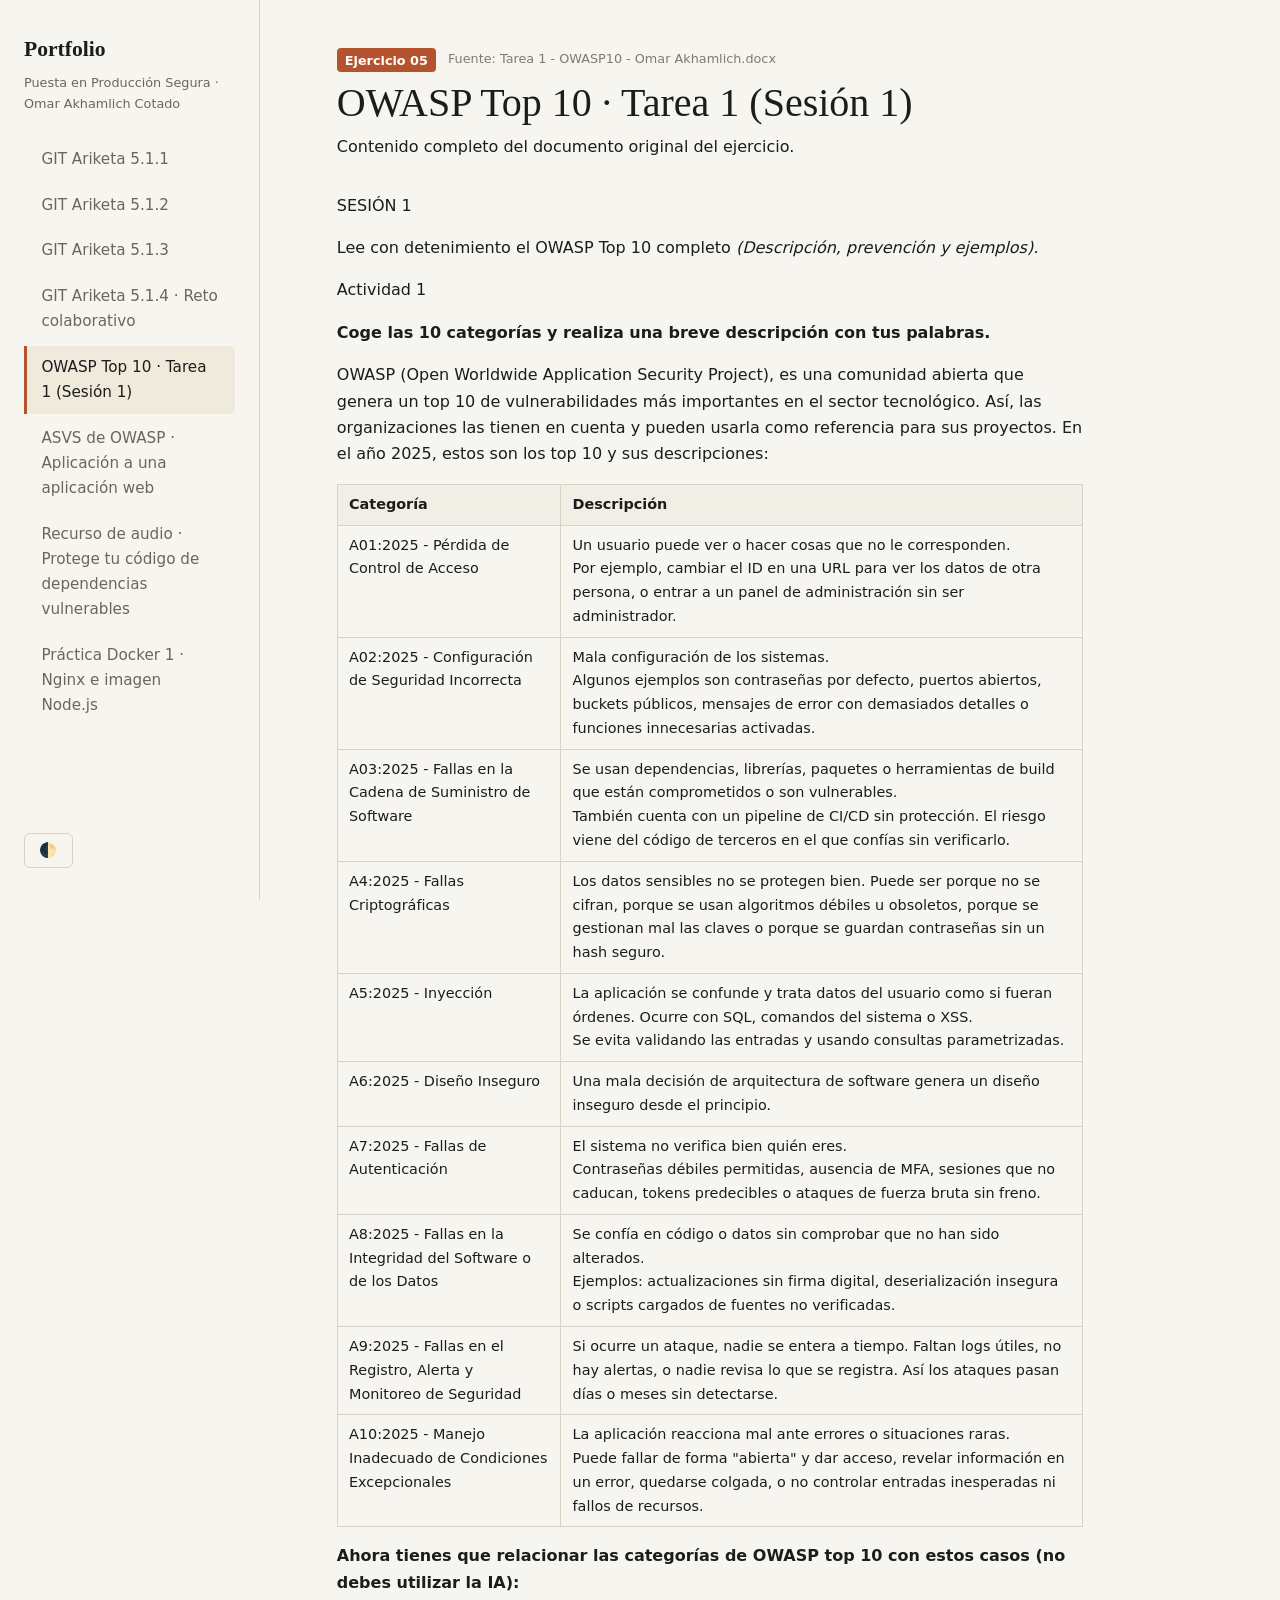
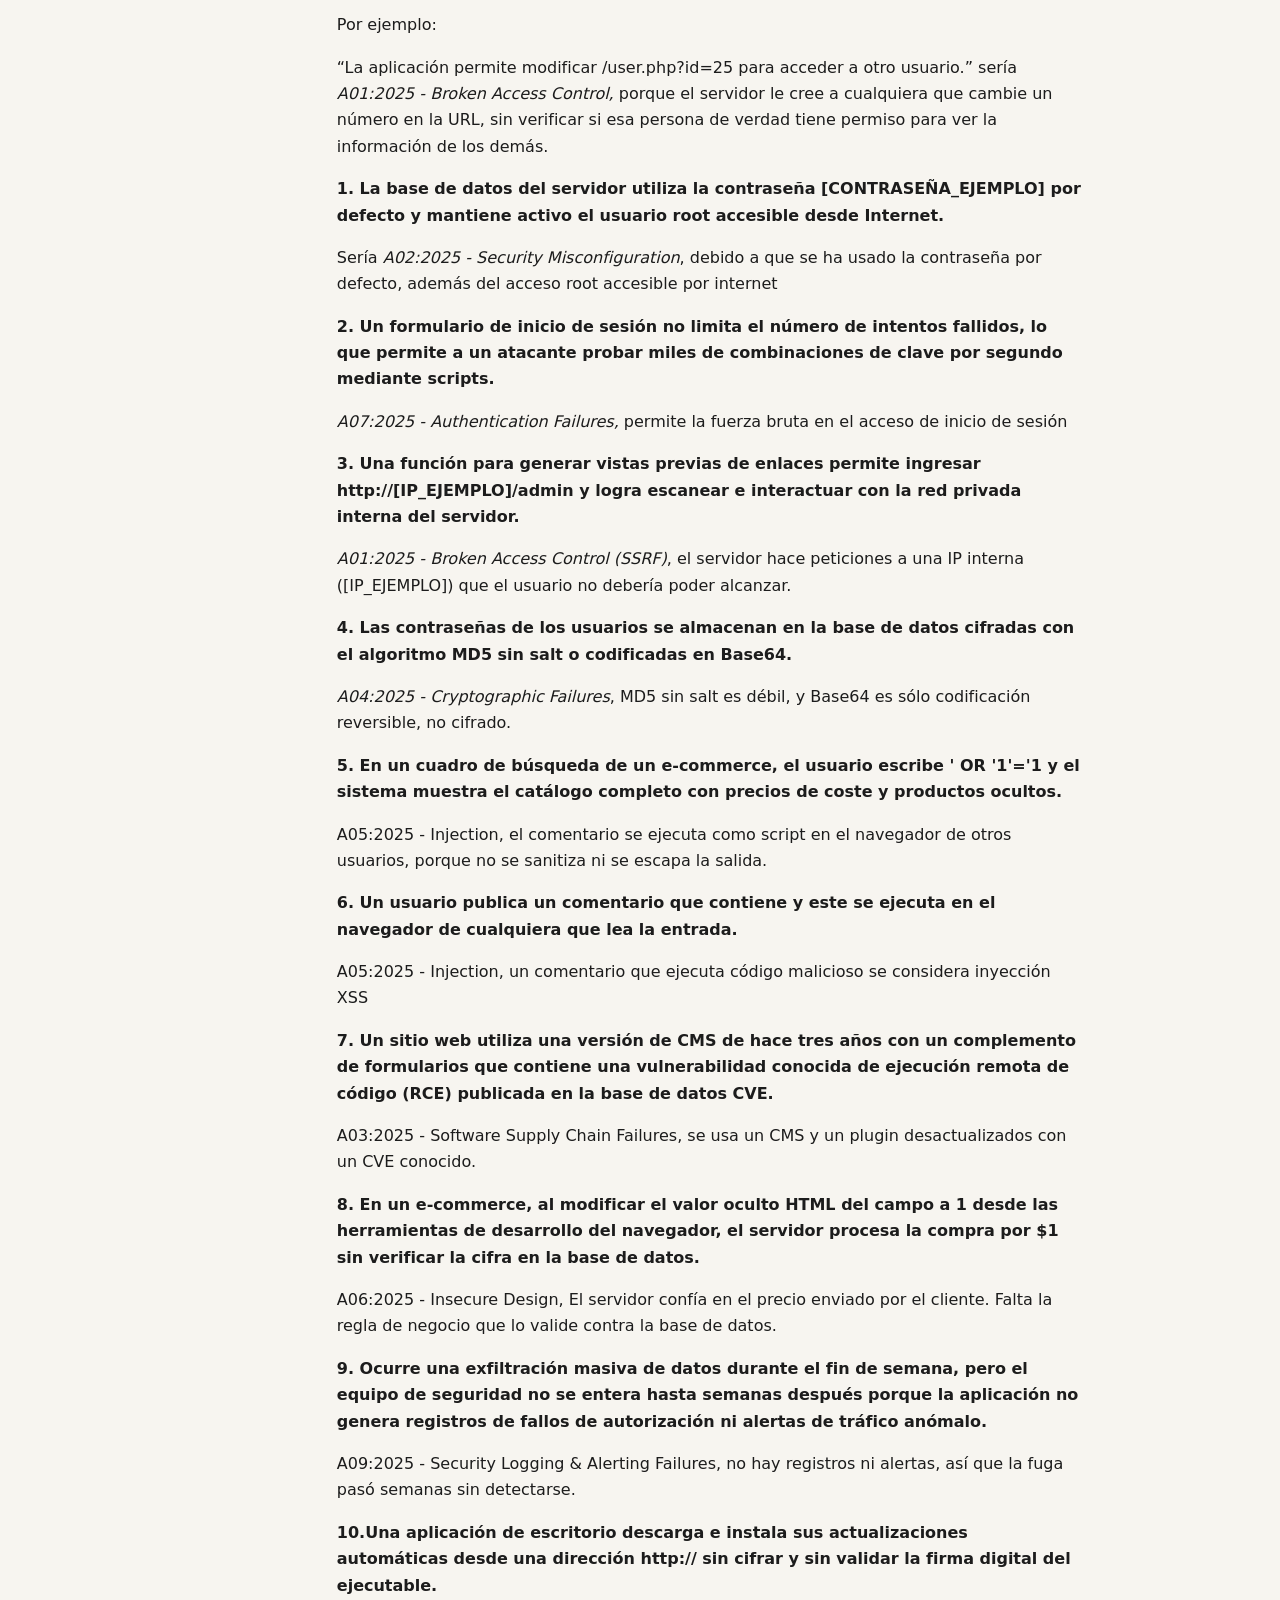
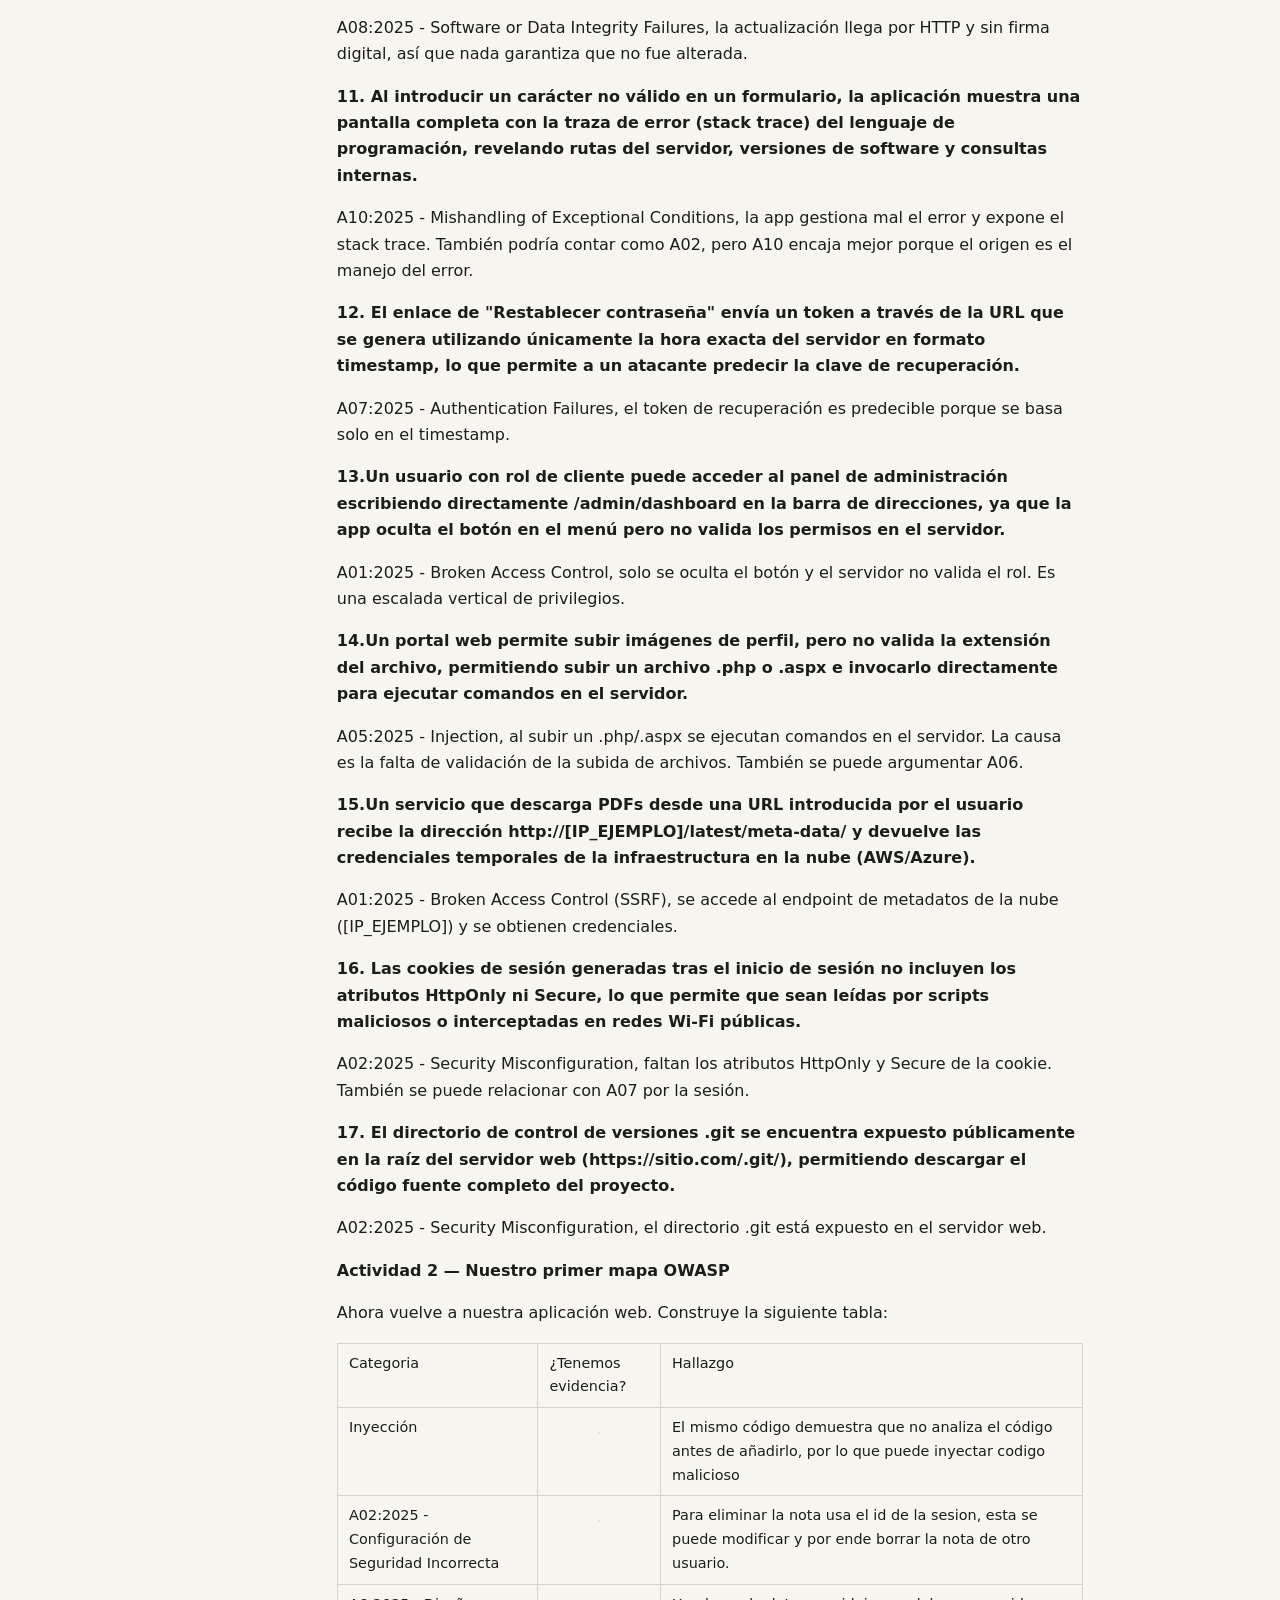
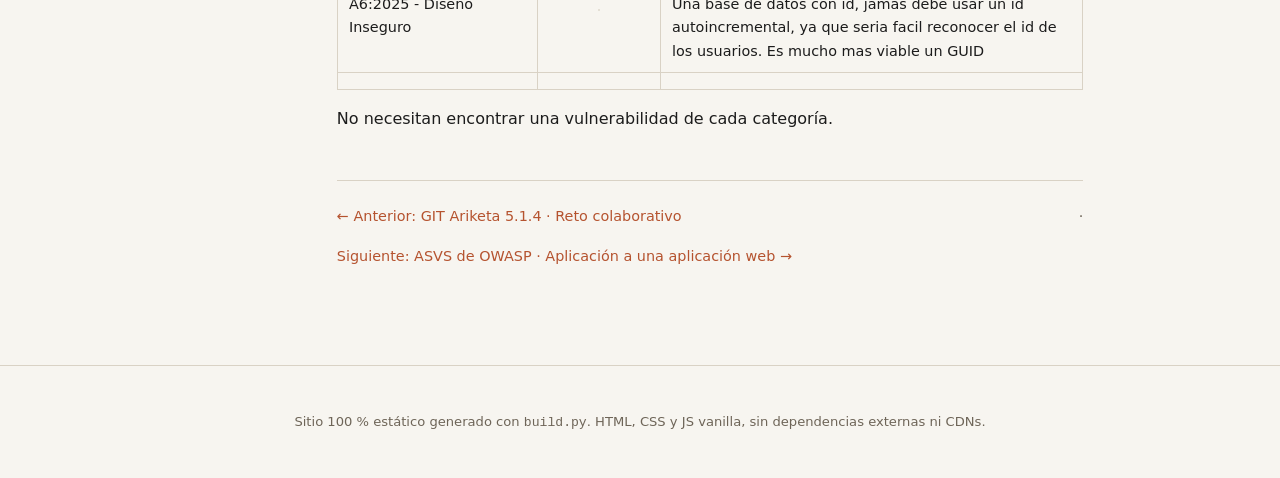
<file: ejercicios/ejercicio-05.html>
<!DOCTYPE html>
<html lang="es" class="no-js">
<head>
<meta charset="utf-8">
<meta name="viewport" content="width=device-width, initial-scale=1.0">
<meta http-equiv="Content-Security-Policy" content="default-src 'self'; style-src 'self'; script-src 'self'; img-src 'self'; font-src 'self'; connect-src 'self'; media-src 'self'; object-src 'none'; base-uri 'self'; form-action 'none'; frame-ancestors 'none';">
<meta name="referrer" content="no-referrer">
<title>OWASP Top 10 · Tarea 1 (Sesión 1) — Portfolio · Puesta en Producción Segura</title>
<link rel="stylesheet" href="../assets/css/style.css">
</head>
<body>
<a class="skip-link" href="#contenido">Saltar al contenido</a>

<div class="wrapper">
<aside class="sidebar" id="sidebar">
  <div class="sidebar-wrap">
    <button class="menu-toggle" id="menu-toggle" aria-expanded="false"
            aria-controls="menu-list" aria-label="Abrir menú de ejercicios">☰</button>
    <div class="brand">
      <a href="../index.html">Portfolio</a>
      <div class="brand-sub">Puesta en Producción Segura · Omar Akhamlich Cotado</div>
    </div>
    <nav id="menu-list"><ul><li><a href="ejercicio-01.html" data-ex="ejercicio-01">GIT Ariketa 5.1.1</a></li><li><a href="ejercicio-02.html" data-ex="ejercicio-02">GIT Ariketa 5.1.2</a></li><li><a href="ejercicio-03.html" data-ex="ejercicio-03">GIT Ariketa 5.1.3</a></li><li><a href="ejercicio-04.html" data-ex="ejercicio-04">GIT Ariketa 5.1.4 · Reto colaborativo</a></li><li><a href="ejercicio-05.html" data-ex="ejercicio-05" class="active">OWASP Top 10 · Tarea 1 (Sesión 1)</a></li><li><a href="ejercicio-06.html" data-ex="ejercicio-06">ASVS de OWASP · Aplicación a una aplicación web</a></li><li><a href="ejercicio-07.html" data-ex="ejercicio-07">Recurso de audio · Protege tu código de dependencias vulnerables</a></li><li><a href="ejercicio-08.html" data-ex="ejercicio-08">Práctica Docker 1 · Nginx e imagen Node.js</a></li></ul></nav>
    <div class="theme-wrap">
      <button class="theme-toggle" id="theme-toggle" aria-pressed="false"
              aria-label="Cambiar entre tema claro y oscuro">🌓</button>
    </div>
  </div>
</aside>

<main id="contenido" tabindex="-1">
  <header class="exercise-header"><div class="ej-meta"><span class="badge">Ejercicio 05</span><span class="source">Fuente: Tarea 1 - OWASP10 - Omar Akhamlich.docx</span></div><h1>OWASP Top 10 · Tarea 1 (Sesión 1)</h1><p class="lead">Contenido completo del documento original del ejercicio.</p></header>
  <p>SESIÓN 1 </p>
<p>Lee con detenimiento el OWASP Top 10 completo <em>(Descripción, prevención y ejemplos). </em></p>
<p>Actividad 1 </p>
<p><strong>Coge las 10 categorías y realiza una breve descripción con tus palabras. </strong></p>
<p>OWASP (Open Worldwide Application Security Project), es una comunidad abierta que genera un top 10 de vulnerabilidades más importantes en el sector tecnológico. Así, las organizaciones las tienen en cuenta y pueden usarla como referencia para sus proyectos. En el año 2025, estos son los top 10 y sus descripciones:</p>
<table class="doc-table"><tbody><tr><th>Categoría</th><th>Descripción</th></tr><tr><td>A01:2025 - Pérdida de Control de Acceso</td><td>Un usuario puede ver o hacer cosas que no le corresponden. <br>Por ejemplo, cambiar el ID en una URL para ver los datos de otra persona, o entrar a un panel de administración sin ser administrador.</td></tr><tr><td>A02:2025 - Configuración de Seguridad Incorrecta</td><td>Mala configuración de los sistemas.<br>Algunos ejemplos son contraseñas por defecto, puertos abiertos, buckets públicos, mensajes de error con demasiados detalles o funciones innecesarias activadas.</td></tr><tr><td>A03:2025 - Fallas en la Cadena de Suministro de Software</td><td>Se usan dependencias, librerías, paquetes o herramientas de build que están comprometidos o son vulnerables. <br>También cuenta con un pipeline de CI/CD sin protección. El riesgo viene del código de terceros en el que confías sin verificarlo.</td></tr><tr><td>A4:2025 - Fallas Criptográficas</td><td>Los datos sensibles no se protegen bien. Puede ser porque no se cifran, porque se usan algoritmos débiles u obsoletos, porque se gestionan mal las claves o porque se guardan contraseñas sin un hash seguro.</td></tr><tr><td>A5:2025 - Inyección</td><td>La aplicación se confunde y trata datos del usuario como si fueran órdenes. Ocurre con SQL, comandos del sistema o XSS. <br>Se evita validando las entradas y usando consultas parametrizadas.</td></tr><tr><td>A6:2025 - Diseño Inseguro</td><td>Una mala decisión de arquitectura de software genera un diseño inseguro desde el principio.</td></tr><tr><td>A7:2025 - Fallas de Autenticación</td><td>El sistema no verifica bien quién eres. <br>Contraseñas débiles permitidas, ausencia de MFA, sesiones que no caducan, tokens predecibles o ataques de fuerza bruta sin freno.</td></tr><tr><td>A8:2025 - Fallas en la Integridad del Software o de los Datos</td><td>Se confía en código o datos sin comprobar que no han sido alterados. <br>Ejemplos: actualizaciones sin firma digital, deserialización insegura o scripts cargados de fuentes no verificadas.</td></tr><tr><td>A9:2025 - Fallas en el Registro, Alerta y Monitoreo de Seguridad</td><td>Si ocurre un ataque, nadie se entera a tiempo. Faltan logs útiles, no hay alertas, o nadie revisa lo que se registra. Así los ataques pasan días o meses sin detectarse.</td></tr><tr><td>A10:2025 - Manejo Inadecuado de Condiciones Excepcionales</td><td>La aplicación reacciona mal ante errores o situaciones raras. <br>Puede fallar de forma "abierta" y dar acceso, revelar información en un error, quedarse colgada, o no controlar entradas inesperadas ni fallos de recursos.</td></tr></tbody></table>
<p><strong>Ahora tienes que relacionar las categorías de OWASP top 10 con estos casos (no debes utilizar la IA): </strong></p>
<p>Por ejemplo: </p>
<p>“La aplicación permite modificar /user.php?id=25 para acceder a otro usuario.” sería <em>A01:2025 - Broken Access Control, </em>porque el servidor le cree a cualquiera que cambie un número en la URL, sin verificar si esa persona de verdad tiene permiso para ver la información de los demás. </p>
<p><strong>1. La base de datos del servidor utiliza la contraseña [CONTRASEÑA_EJEMPLO] por defecto y mantiene activo el usuario root accesible desde Internet. </strong></p>
<p>Sería <em>A02:2025 - Security Misconfiguration</em>, debido a que se ha usado la contraseña por defecto, además del acceso root accesible por internet</p>
<p><strong>2. Un formulario de inicio de sesión no limita el número de intentos fallidos, lo que permite a un atacante probar miles de combinaciones de clave por segundo mediante scripts. </strong></p>
<p><em>A07:2025 - Authentication Failures, </em>permite la fuerza bruta en el acceso de inicio de sesión</p>
<p><strong>3. Una función para generar vistas previas de enlaces permite ingresar </strong><strong>http://[IP_EJEMPLO]/admin </strong><strong>y logra escanear e interactuar con la red privada interna del servidor. </strong></p>
<p><em>A01:2025 - Broken Access Control (SSRF)</em>, el servidor hace peticiones a una IP interna ([IP_EJEMPLO]) que el usuario no debería poder alcanzar.</p>
<p><strong>4. Las contraseñas de los usuarios se almacenan en la base de datos cifradas con el algoritmo MD5 sin salt o codificadas en Base64. </strong></p>
<p><em>A04:2025 - Cryptographic Failures</em>,  MD5 sin salt es débil, y Base64 es sólo codificación reversible, no cifrado.</p>
<p><strong>5. En un cuadro de búsqueda de un e-commerce, el usuario escribe ' OR '1'='1 y el sistema muestra el catálogo completo con precios de coste y productos ocultos.</strong></p>
<p>A05:2025 - Injection, el comentario se ejecuta como script en el navegador de otros usuarios, porque no se sanitiza ni se escapa la salida.</p>
<p><strong> 6. Un usuario publica un comentario que contiene y este se ejecuta en el navegador de cualquiera que lea la entrada. </strong></p>
<p>A05:2025 - Injection, un comentario que ejecuta código malicioso se considera inyección XSS</p>
<p><strong>7. Un sitio web utiliza una versión de CMS de hace tres años con un complemento de formularios que contiene una vulnerabilidad conocida de ejecución remota de código (RCE) publicada en la base de datos CVE. </strong></p>
<p>A03:2025 - Software Supply Chain Failures, se usa un CMS y un plugin desactualizados con un CVE conocido. </p>
<p><strong>8. En un e-commerce, al modificar el valor oculto HTML del campo a 1 desde las herramientas de desarrollo del navegador, el servidor procesa la compra por $1 sin verificar la cifra en la base de datos. </strong></p>
<p>A06:2025 - Insecure Design, El servidor confía en el precio enviado por el cliente. Falta la regla de negocio que lo valide contra la base de datos.</p>
<p><strong>9. Ocurre una exfiltración masiva de datos durante el fin de semana, pero el equipo de seguridad no se entera hasta semanas después porque la aplicación no genera registros de fallos de autorización ni alertas de tráfico anómalo.</strong></p>
<p>A09:2025 - Security Logging &amp; Alerting Failures, no hay registros ni alertas, así que la fuga pasó semanas sin detectarse.</p>
<p><strong>10.Una aplicación de escritorio descarga e instala sus actualizaciones automáticas desde una dirección </strong><strong>http:// </strong><strong>sin cifrar y sin validar la firma digital del ejecutable. </strong></p>
<p>A08:2025 - Software or Data Integrity Failures, la actualización llega por HTTP y sin firma digital, así que nada garantiza que no fue alterada.</p>
<p><strong>11. Al introducir un carácter no válido en un formulario, la aplicación muestra una pantalla completa con la traza de error (stack trace) del lenguaje de programación, revelando rutas del servidor, versiones de software y consultas internas. </strong></p>
<p>A10:2025 - Mishandling of Exceptional Conditions, la app gestiona mal el error y expone el stack trace. También podría contar como A02, pero A10 encaja mejor porque el origen es el manejo del error.</p>
<p><strong>12. El enlace de "Restablecer contraseña" envía un token a través de la URL que se genera utilizando únicamente la hora exacta del servidor en formato timestamp, lo que permite a un atacante predecir la clave de recuperación. </strong></p>
<p>A07:2025 - Authentication Failures, el token de recuperación es predecible porque se basa solo en el timestamp.</p>
<p><strong>13.Un usuario con rol de cliente puede acceder al panel de administración escribiendo directamente /admin/dashboard en la barra de direcciones, ya que la app oculta el botón en el menú pero no valida los permisos en el servidor. </strong></p>
<p>A01:2025 - Broken Access Control, solo se oculta el botón y el servidor no valida el rol. Es una escalada vertical de privilegios.</p>
<p><strong>14.Un portal web permite subir imágenes de perfil, pero no valida la extensión del archivo, permitiendo subir un archivo .php o .aspx e invocarlo directamente para ejecutar comandos en el servidor. </strong></p>
<p>A05:2025 - Injection, al subir un .php/.aspx se ejecutan comandos en el servidor. La causa es la falta de validación de la subida de archivos. También se puede argumentar A06.</p>
<p><strong>15.Un servicio que descarga PDFs desde una URL introducida por el usuario recibe la dirección </strong><strong>http://[IP_EJEMPLO]/latest/meta-data/ </strong><strong>y devuelve las credenciales temporales de la infraestructura en la nube (AWS/Azure). </strong></p>
<p>A01:2025 - Broken Access Control (SSRF), se accede al endpoint de metadatos de la nube ([IP_EJEMPLO]) y se obtienen credenciales.</p>
<p><strong>16. Las cookies de sesión generadas tras el inicio de sesión no incluyen los atributos HttpOnly ni Secure, lo que permite que sean leídas por scripts maliciosos o interceptadas en redes Wi-Fi públicas. </strong></p>
<p>A02:2025 - Security Misconfiguration, faltan los atributos HttpOnly y Secure de la cookie. También se puede relacionar con A07 por la sesión.</p>
<p><strong>17. El directorio de control de versiones .git se encuentra expuesto públicamente en la raíz del servidor web (</strong><strong>https://sitio.com/.git/</strong><strong>), permitiendo descargar el código fuente completo del proyecto. </strong></p>
<p>A02:2025 - Security Misconfiguration, el directorio .git está expuesto en el servidor web.</p>
<p><strong>Actividad 2 — Nuestro primer mapa OWASP </strong></p>
<p>Ahora vuelve a nuestra aplicación web. Construye la siguiente tabla:</p>
<table class="doc-table"><tbody><tr><td>Categoria</td><td>¿Tenemos evidencia?</td><td>Hallazgo</td></tr><tr><td>Inyección</td><td><div class="cell-img"><img src="../assets/img/ejercicio-05/ej-05-01.png" alt="Captura de la tabla" loading="lazy"></div></td><td>El mismo código demuestra que no analiza el código antes de añadirlo, por lo que puede inyectar codigo malicioso</td></tr><tr><td>A02:2025 - Configuración de Seguridad Incorrecta</td><td><div class="cell-img"><img src="../assets/img/ejercicio-05/ej-05-02.png" alt="Captura de la tabla" loading="lazy"></div></td><td>Para eliminar la nota usa el id de la sesion, esta se puede modificar y por ende borrar la nota de otro usuario.</td></tr><tr><td>A6:2025 - Diseño Inseguro</td><td><div class="cell-img"><img src="../assets/img/ejercicio-05/ej-05-03.png" alt="Captura de la tabla" loading="lazy"></div></td><td>Una base de datos con id, jamas debe usar un id autoincremental, ya que seria facil reconocer el id de los usuarios. Es mucho mas viable un GUID</td></tr><tr><td></td><td></td><td></td></tr></tbody></table>
<p>No necesitan encontrar una vulnerabilidad de cada categoría.</p>
  <nav class="nav-prev-next" aria-label="Navegación entre ejercicios"><a href="ejercicio-04.html" class="nav-link nav-prev">← Anterior: GIT Ariketa 5.1.4 · Reto colaborativo</a><span class="nav-sep">·</span><a href="ejercicio-06.html" class="nav-link nav-next">Siguiente: ASVS de OWASP · Aplicación a una aplicación web →</a></nav>
</main>
</div>

<footer class="site-footer">
  <p>Sitio 100 % estático generado con <code>build.py</code>. HTML, CSS y JS vanilla,
  sin dependencias externas ni CDNs.</p>
</footer>

<script src="../assets/js/app.js"></script>
</body>
</html>
</file>
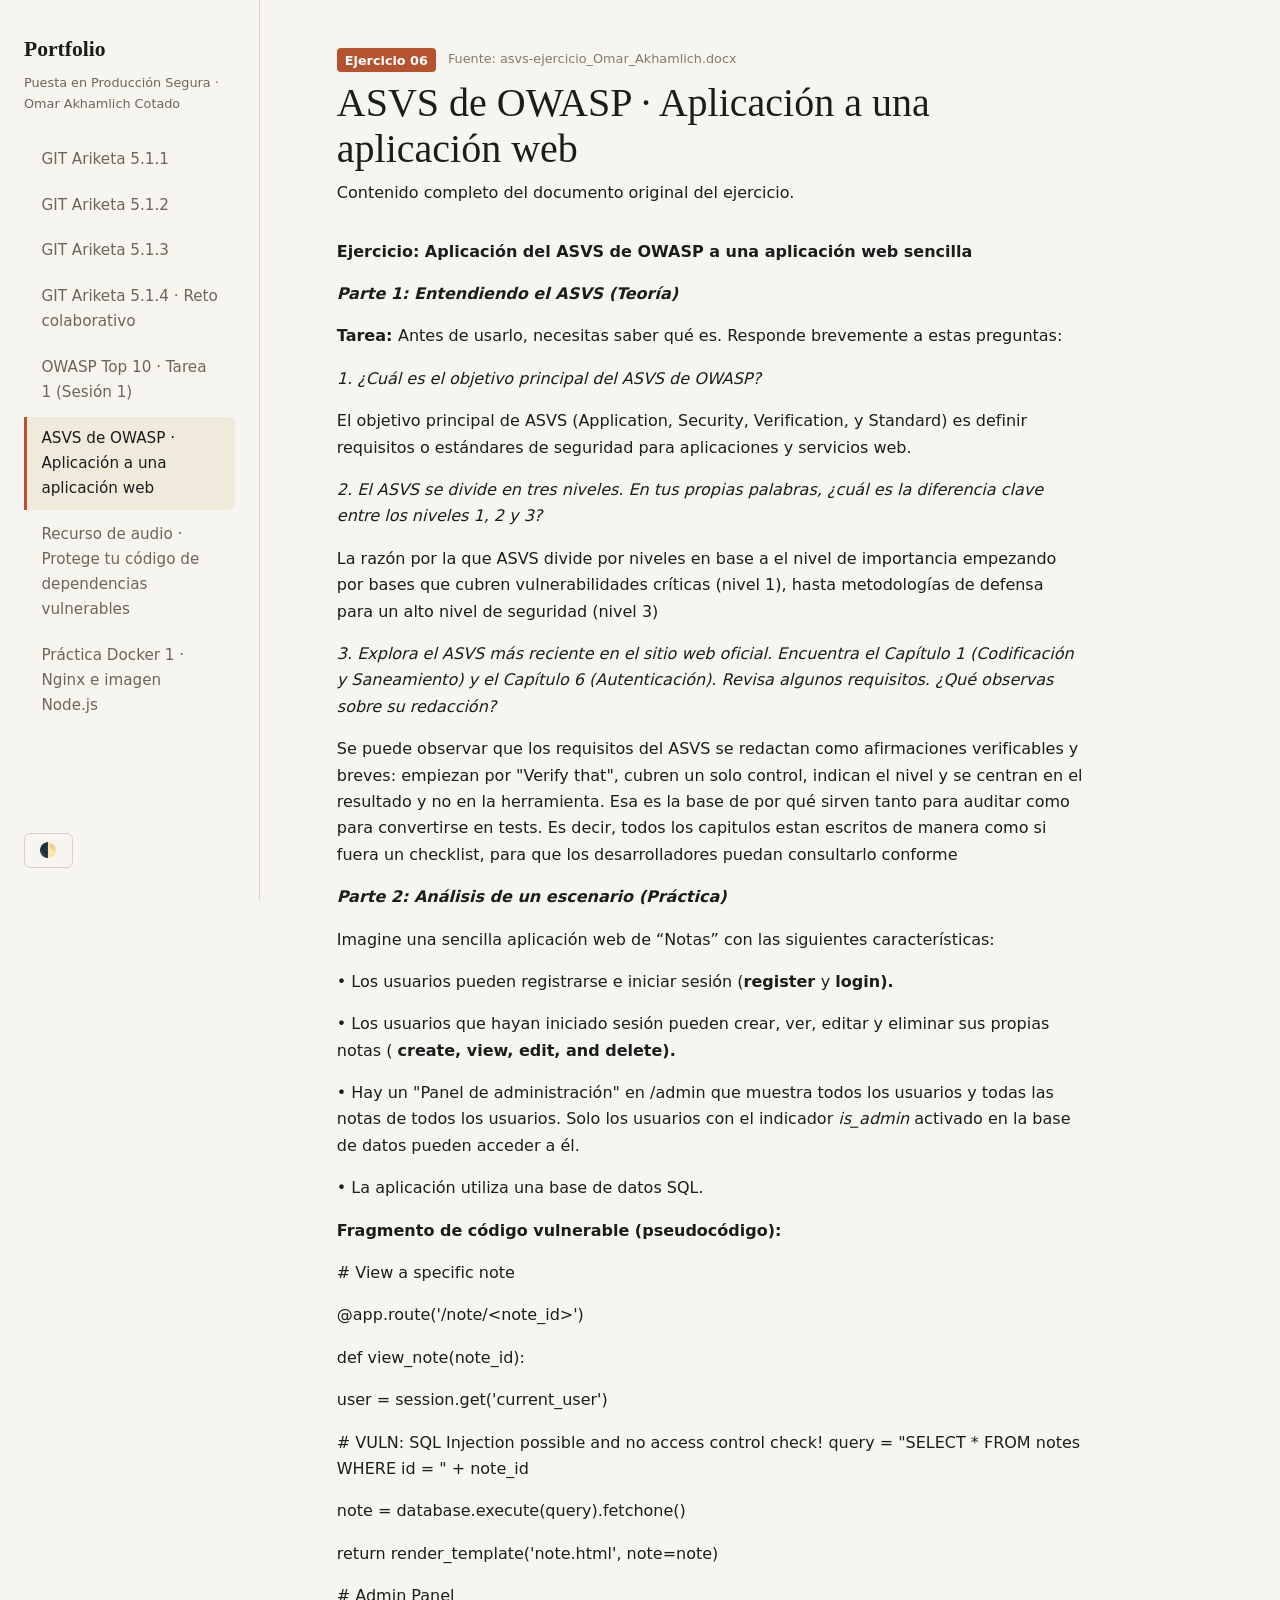
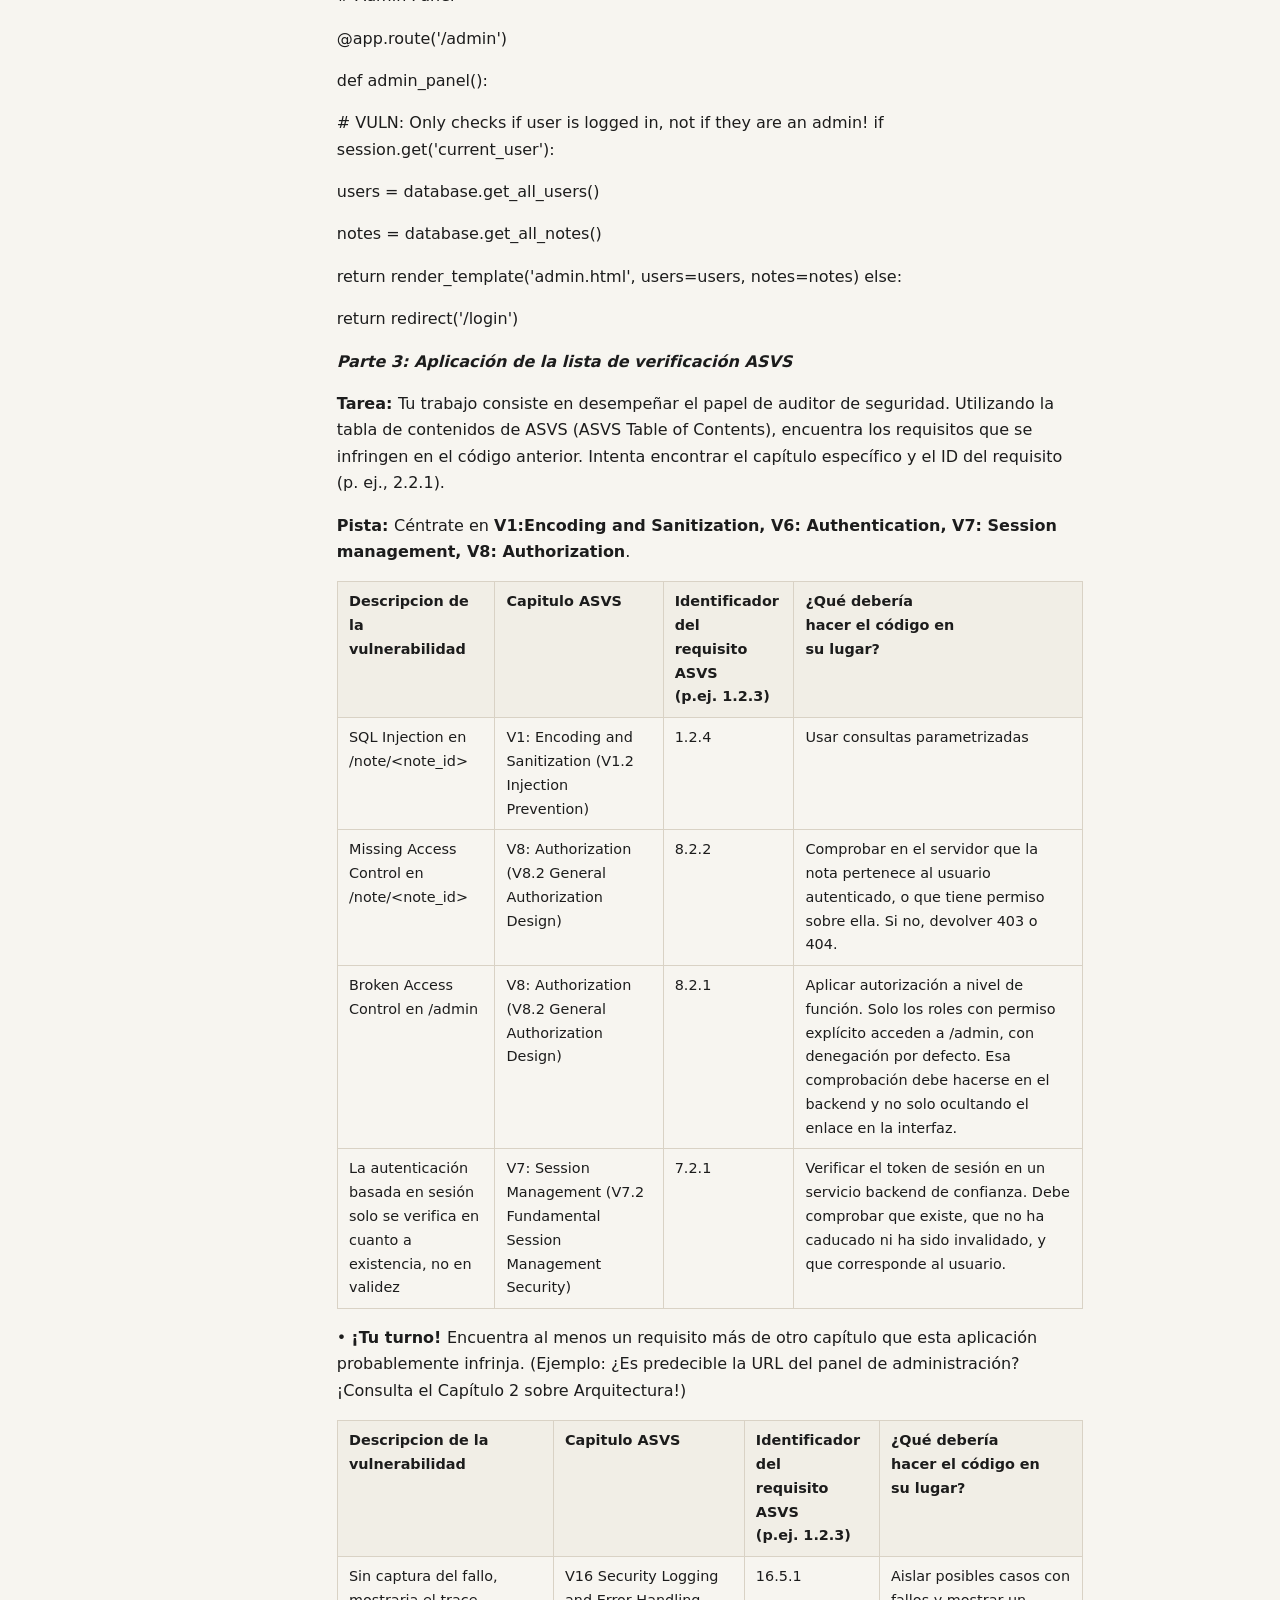
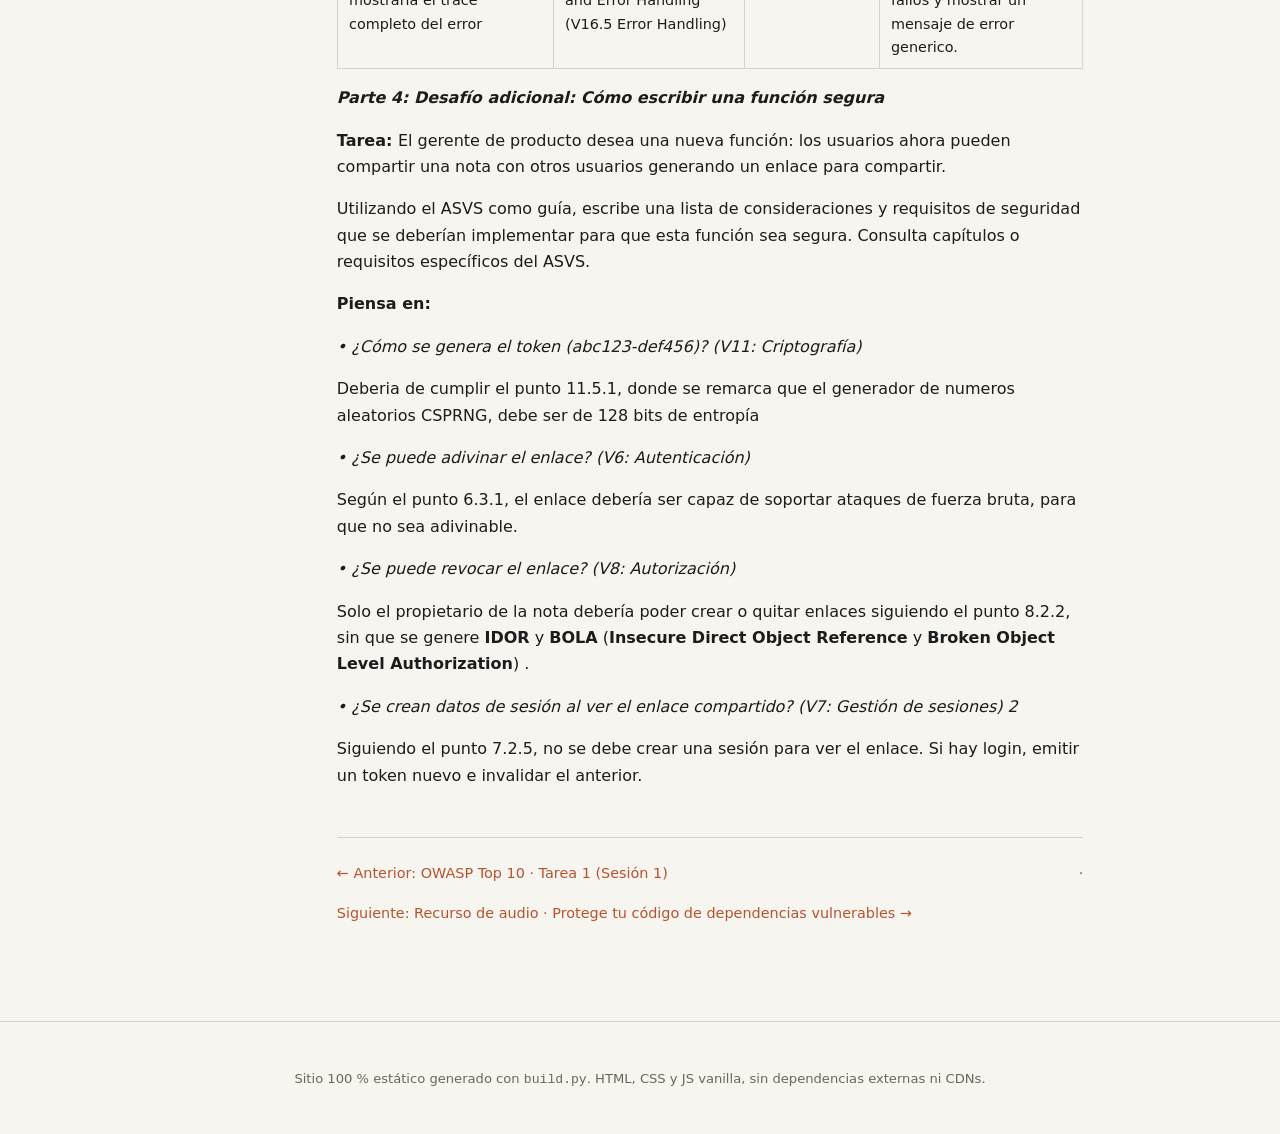
<file: ejercicios/ejercicio-06.html>
<!DOCTYPE html>
<html lang="es" class="no-js">
<head>
<meta charset="utf-8">
<meta name="viewport" content="width=device-width, initial-scale=1.0">
<meta http-equiv="Content-Security-Policy" content="default-src 'self'; style-src 'self'; script-src 'self'; img-src 'self'; font-src 'self'; connect-src 'self'; media-src 'self'; object-src 'none'; base-uri 'self'; form-action 'none'; frame-ancestors 'none';">
<meta name="referrer" content="no-referrer">
<title>ASVS de OWASP · Aplicación a una aplicación web — Portfolio · Puesta en Producción Segura</title>
<link rel="stylesheet" href="../assets/css/style.css">
</head>
<body>
<a class="skip-link" href="#contenido">Saltar al contenido</a>

<div class="wrapper">
<aside class="sidebar" id="sidebar">
  <div class="sidebar-wrap">
    <button class="menu-toggle" id="menu-toggle" aria-expanded="false"
            aria-controls="menu-list" aria-label="Abrir menú de ejercicios">☰</button>
    <div class="brand">
      <a href="../index.html">Portfolio</a>
      <div class="brand-sub">Puesta en Producción Segura · Omar Akhamlich Cotado</div>
    </div>
    <nav id="menu-list"><ul><li><a href="ejercicio-01.html" data-ex="ejercicio-01">GIT Ariketa 5.1.1</a></li><li><a href="ejercicio-02.html" data-ex="ejercicio-02">GIT Ariketa 5.1.2</a></li><li><a href="ejercicio-03.html" data-ex="ejercicio-03">GIT Ariketa 5.1.3</a></li><li><a href="ejercicio-04.html" data-ex="ejercicio-04">GIT Ariketa 5.1.4 · Reto colaborativo</a></li><li><a href="ejercicio-05.html" data-ex="ejercicio-05">OWASP Top 10 · Tarea 1 (Sesión 1)</a></li><li><a href="ejercicio-06.html" data-ex="ejercicio-06" class="active">ASVS de OWASP · Aplicación a una aplicación web</a></li><li><a href="ejercicio-07.html" data-ex="ejercicio-07">Recurso de audio · Protege tu código de dependencias vulnerables</a></li><li><a href="ejercicio-08.html" data-ex="ejercicio-08">Práctica Docker 1 · Nginx e imagen Node.js</a></li></ul></nav>
    <div class="theme-wrap">
      <button class="theme-toggle" id="theme-toggle" aria-pressed="false"
              aria-label="Cambiar entre tema claro y oscuro">🌓</button>
    </div>
  </div>
</aside>

<main id="contenido" tabindex="-1">
  <header class="exercise-header"><div class="ej-meta"><span class="badge">Ejercicio 06</span><span class="source">Fuente: asvs-ejercicio_Omar_Akhamlich.docx</span></div><h1>ASVS de OWASP · Aplicación a una aplicación web</h1><p class="lead">Contenido completo del documento original del ejercicio.</p></header>
  <p><strong>Ejercicio: Aplicación del ASVS de OWASP a una aplicación web sencilla </strong></p>
<p><em><strong>Parte 1: Entendiendo el ASVS (Teoría) </strong></em></p>
<p><strong>Tarea: </strong>Antes de usarlo, necesitas saber qué es. Responde brevemente a estas preguntas: </p>
<p><em>1. ¿Cuál es el objetivo principal del ASVS de OWASP? </em></p>
<p>El objetivo principal de ASVS (Application, Security, Verification, y Standard) es definir requisitos o estándares de seguridad para aplicaciones y servicios web. </p>
<p><em>2. El ASVS se divide en tres niveles. En tus propias palabras, ¿cuál es la diferencia clave entre los niveles 1, 2 y 3? </em></p>
<p>La razón por la que ASVS divide por niveles en base a el nivel de importancia empezando por bases que cubren vulnerabilidades críticas (nivel 1), hasta metodologías de defensa para un alto nivel de seguridad (nivel 3)</p>
<p><em>3. Explora el ASVS más reciente en el sitio web oficial. Encuentra el Capítulo 1 (Codificación y Saneamiento) y el Capítulo 6 (Autenticación). Revisa algunos requisitos. ¿Qué observas sobre su redacción? </em></p>
<p>Se puede observar que los requisitos del ASVS se redactan como afirmaciones verificables y breves: empiezan por "Verify that", cubren un solo control, indican el nivel y se centran en el resultado y no en la herramienta. Esa es la base de por qué sirven tanto para auditar como para convertirse en tests. Es decir, todos los capitulos estan escritos de manera como si fuera un checklist, para que los desarrolladores puedan consultarlo conforme </p>
<p><em><strong>Parte 2: Análisis de un escenario (Práctica) </strong></em></p>
<p>Imagine una sencilla aplicación web de “Notas” con las siguientes características: </p>
<p>• Los usuarios pueden registrarse e iniciar sesión (<strong>register </strong>y <strong>login</strong><strong>). </strong></p>
<p>• Los usuarios que hayan iniciado sesión pueden crear, ver, editar y eliminar sus propias notas ( <strong>create, view, edit, and delete). </strong></p>
<p>• Hay un "Panel de administración" en /admin que muestra todos los usuarios y todas las notas de todos los usuarios. Solo los usuarios con el indicador <em>is_admin </em>activado en la base de datos pueden acceder a él. </p>
<p>• La aplicación utiliza una base de datos SQL. </p>
<p><strong>Fragmento de código vulnerable (pseudocódigo): </strong></p>
<p># View a specific note </p>
<p>@app.route('/note/&lt;note_id&gt;') </p>
<p>def view_note(note_id): </p>
<p>user = session.get('current_user') </p>
<p># VULN: SQL Injection possible and no access control check! query = "SELECT * FROM notes WHERE id = " + note_id </p>
<p>note = database.execute(query).fetchone() </p>
<p>return render_template('note.html', note=note) </p>
<p># Admin Panel </p>
<p>@app.route('/admin') </p>
<p>def admin_panel(): </p>
<p># VULN: Only checks if user is logged in, not if they are an admin! if session.get('current_user'): </p>
<p>users = database.get_all_users() </p>
<p>notes = database.get_all_notes() </p>
<p>return render_template('admin.html', users=users, notes=notes) else: </p>
<p>return redirect('/login') </p>
<p><em><strong>Parte 3: Aplicación de la lista de verificación ASVS </strong></em></p>
<p><strong>Tarea: </strong>Tu trabajo consiste en desempeñar el papel de auditor de seguridad. Utilizando la tabla de contenidos de ASVS (ASVS Table of Contents), encuentra los requisitos que se infringen en el código anterior. Intenta encontrar el capítulo específico y el ID del requisito (p. ej., 2.2.1). </p>
<p><strong>Pista: </strong>Céntrate en <strong>V1:Encoding and Sanitization, V6: Authentication, V7: Session management, V8: Authorization</strong>. </p>
<table class="doc-table"><tbody><tr><th>Descripcion de la vulnerabilidad</th><th>Capitulo ASVS</th><th>Identificador del<br>requisito ASVS<br>(p.ej. 1.2.3)</th><th>¿Qué debería<br>hacer el código en<br>su lugar?</th></tr><tr><td>SQL Injection en<br>/note/&lt;note_id&gt;</td><td>V1: Encoding and Sanitization (V1.2 Injection Prevention)</td><td>1.2.4</td><td>Usar consultas parametrizadas</td></tr><tr><td>Missing Access<br>Control en<br>/note/&lt;note_id&gt;</td><td>V8: Authorization (V8.2 General Authorization Design)</td><td>8.2.2</td><td>Comprobar en el servidor que la nota pertenece al usuario autenticado, o que tiene permiso sobre ella. Si no, devolver 403 o 404.</td></tr><tr><td>Broken Access<br>Control en /admin</td><td>V8: Authorization (V8.2 General Authorization Design)</td><td>8.2.1</td><td>Aplicar autorización a nivel de función. Solo los roles con permiso explícito acceden a /admin, con denegación por defecto. Esa comprobación debe hacerse en el backend y no solo ocultando el enlace en la interfaz.</td></tr><tr><td>La autenticación<br>basada en sesión<br>solo se verifica en<br>cuanto a<br>existencia, no en<br>validez</td><td>V7: Session Management (V7.2 Fundamental Session Management Security)</td><td>7.2.1</td><td>Verificar el token de sesión en un servicio backend de confianza. Debe comprobar que existe, que no ha caducado ni ha sido invalidado, y que corresponde al usuario.</td></tr></tbody></table>
<p>• <strong>¡Tu turno! </strong>Encuentra al menos un requisito más de otro capítulo que esta aplicación probablemente infrinja. (Ejemplo: ¿Es predecible la URL del panel de administración? ¡Consulta el Capítulo 2 sobre Arquitectura!) </p>
<table class="doc-table"><tbody><tr><th>Descripcion de la vulnerabilidad</th><th>Capitulo ASVS</th><th>Identificador del<br>requisito ASVS<br>(p.ej. 1.2.3)</th><th>¿Qué debería<br>hacer el código en<br>su lugar?</th></tr><tr><td>Sin captura del fallo, mostraria el trace completo del error</td><td>V16 Security Logging and Error Handling (V16.5 Error Handling)</td><td>16.5.1</td><td>Aislar posibles casos con fallos y mostrar un mensaje de error generico.</td></tr></tbody></table>
<p><em><strong>Parte 4: Desafío adicional: Cómo escribir una función segura </strong></em></p>
<p><strong>Tarea: </strong>El gerente de producto desea una nueva función: los usuarios ahora pueden compartir una nota con otros usuarios generando un enlace para compartir. </p>
<p>Utilizando el ASVS como guía, escribe una lista de consideraciones y requisitos de seguridad que se deberían implementar para que esta función sea segura. Consulta capítulos o requisitos específicos del ASVS. </p>
<p><strong>Piensa en: </strong></p>
<p><em>• </em><em>¿Cómo se genera el token (abc123-def456)? (V11: Criptografía) </em></p>
<p>Deberia de cumplir el punto 11.5.1, donde se remarca que el generador de numeros aleatorios CSPRNG, debe ser de 128 bits de entropía</p>
<p><em>• </em><em>¿Se puede adivinar el enlace? (V6: Autenticación)</em></p>
<p> Según el punto 6.3.1, el enlace debería ser capaz de soportar ataques de fuerza bruta, para que no sea adivinable.</p>
<p><em>• </em><em>¿Se puede revocar el enlace? (V8: Autorización) </em></p>
<p>Solo el propietario de la nota debería poder crear o quitar enlaces siguiendo el punto 8.2.2, sin que se genere <strong>IDOR</strong> y <strong>BOLA</strong> (<strong>Insecure Direct Object Reference</strong> y <strong>Broken Object Level Authorization</strong>) . </p>
<p><em>• </em><em>¿Se crean datos de sesión al ver el enlace compartido? (V7: Gestión de sesiones) 2</em></p>
<p>Siguiendo el punto 7.2.5, no se debe crear una sesión para ver el enlace. Si hay login, emitir un token nuevo e invalidar el anterior.</p>
  <nav class="nav-prev-next" aria-label="Navegación entre ejercicios"><a href="ejercicio-05.html" class="nav-link nav-prev">← Anterior: OWASP Top 10 · Tarea 1 (Sesión 1)</a><span class="nav-sep">·</span><a href="ejercicio-07.html" class="nav-link nav-next">Siguiente: Recurso de audio · Protege tu código de dependencias vulnerables →</a></nav>
</main>
</div>

<footer class="site-footer">
  <p>Sitio 100 % estático generado con <code>build.py</code>. HTML, CSS y JS vanilla,
  sin dependencias externas ni CDNs.</p>
</footer>

<script src="../assets/js/app.js"></script>
</body>
</html>
</file>
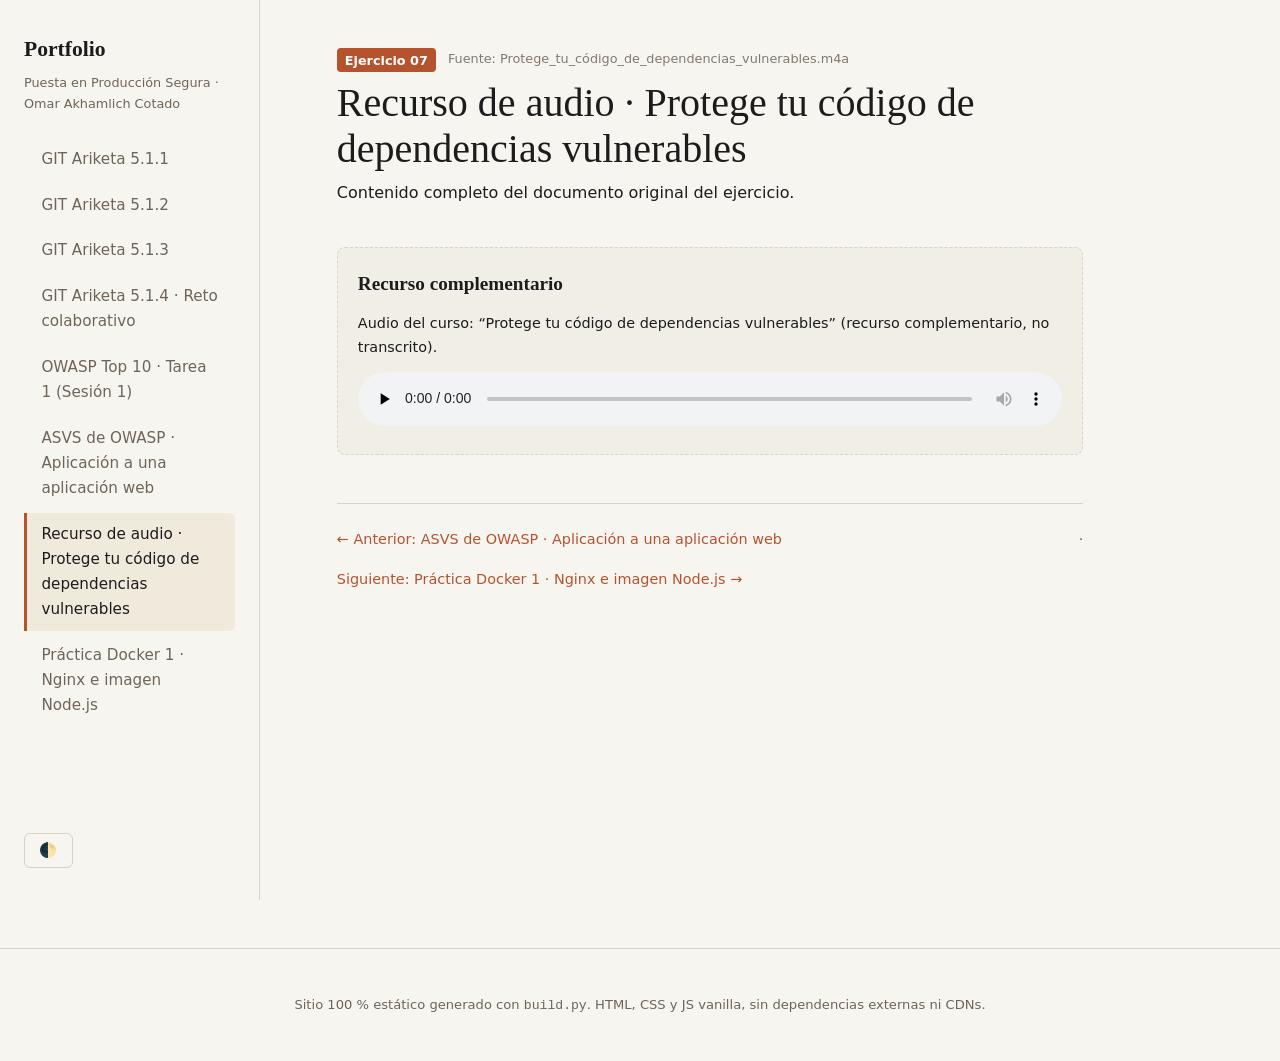
<file: ejercicios/ejercicio-07.html>
<!DOCTYPE html>
<html lang="es" class="no-js">
<head>
<meta charset="utf-8">
<meta name="viewport" content="width=device-width, initial-scale=1.0">
<meta http-equiv="Content-Security-Policy" content="default-src 'self'; style-src 'self'; script-src 'self'; img-src 'self'; font-src 'self'; connect-src 'self'; media-src 'self'; object-src 'none'; base-uri 'self'; form-action 'none'; frame-ancestors 'none';">
<meta name="referrer" content="no-referrer">
<title>Recurso de audio · Protege tu código de dependencias vulnerables — Portfolio · Puesta en Producción Segura</title>
<link rel="stylesheet" href="../assets/css/style.css">
</head>
<body>
<a class="skip-link" href="#contenido">Saltar al contenido</a>

<div class="wrapper">
<aside class="sidebar" id="sidebar">
  <div class="sidebar-wrap">
    <button class="menu-toggle" id="menu-toggle" aria-expanded="false"
            aria-controls="menu-list" aria-label="Abrir menú de ejercicios">☰</button>
    <div class="brand">
      <a href="../index.html">Portfolio</a>
      <div class="brand-sub">Puesta en Producción Segura · Omar Akhamlich Cotado</div>
    </div>
    <nav id="menu-list"><ul><li><a href="ejercicio-01.html" data-ex="ejercicio-01">GIT Ariketa 5.1.1</a></li><li><a href="ejercicio-02.html" data-ex="ejercicio-02">GIT Ariketa 5.1.2</a></li><li><a href="ejercicio-03.html" data-ex="ejercicio-03">GIT Ariketa 5.1.3</a></li><li><a href="ejercicio-04.html" data-ex="ejercicio-04">GIT Ariketa 5.1.4 · Reto colaborativo</a></li><li><a href="ejercicio-05.html" data-ex="ejercicio-05">OWASP Top 10 · Tarea 1 (Sesión 1)</a></li><li><a href="ejercicio-06.html" data-ex="ejercicio-06">ASVS de OWASP · Aplicación a una aplicación web</a></li><li><a href="ejercicio-07.html" data-ex="ejercicio-07" class="active">Recurso de audio · Protege tu código de dependencias vulnerables</a></li><li><a href="ejercicio-08.html" data-ex="ejercicio-08">Práctica Docker 1 · Nginx e imagen Node.js</a></li></ul></nav>
    <div class="theme-wrap">
      <button class="theme-toggle" id="theme-toggle" aria-pressed="false"
              aria-label="Cambiar entre tema claro y oscuro">🌓</button>
    </div>
  </div>
</aside>

<main id="contenido" tabindex="-1">
  <header class="exercise-header"><div class="ej-meta"><span class="badge">Ejercicio 07</span><span class="source">Fuente: Protege_tu_código_de_dependencias_vulnerables.m4a</span></div><h1>Recurso de audio · Protege tu código de dependencias vulnerables</h1><p class="lead">Contenido completo del documento original del ejercicio.</p></header>
  <section class="recurso-audio"><h2>Recurso complementario</h2><p>Audio del curso: “Protege tu código de dependencias vulnerables” (recurso complementario, no transcrito).</p><audio controls preload="none" src="../assets/audio/Protege_tu_código_de_dependencias_vulnerables.m4a"></audio></section>
  <nav class="nav-prev-next" aria-label="Navegación entre ejercicios"><a href="ejercicio-06.html" class="nav-link nav-prev">← Anterior: ASVS de OWASP · Aplicación a una aplicación web</a><span class="nav-sep">·</span><a href="ejercicio-08.html" class="nav-link nav-next">Siguiente: Práctica Docker 1 · Nginx e imagen Node.js →</a></nav>
</main>
</div>

<footer class="site-footer">
  <p>Sitio 100 % estático generado con <code>build.py</code>. HTML, CSS y JS vanilla,
  sin dependencias externas ni CDNs.</p>
</footer>

<script src="../assets/js/app.js"></script>
</body>
</html>
</file>
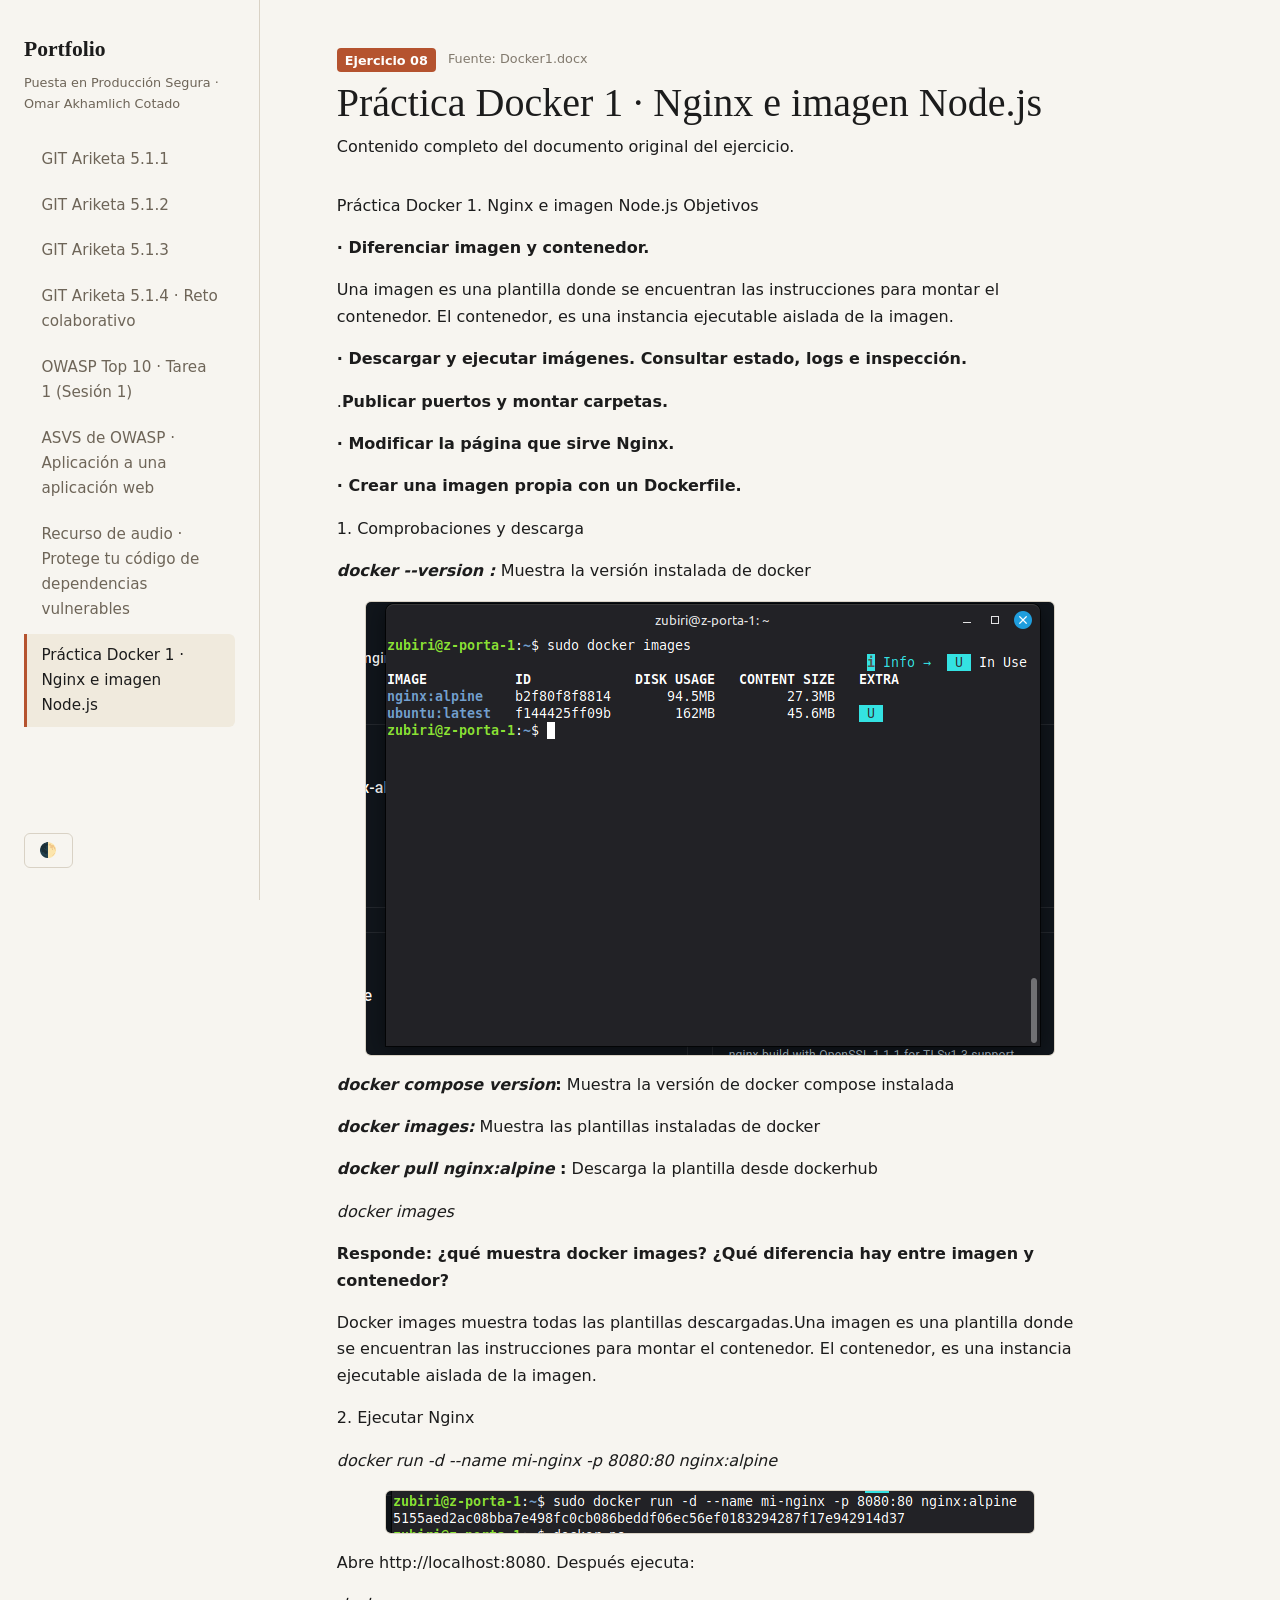
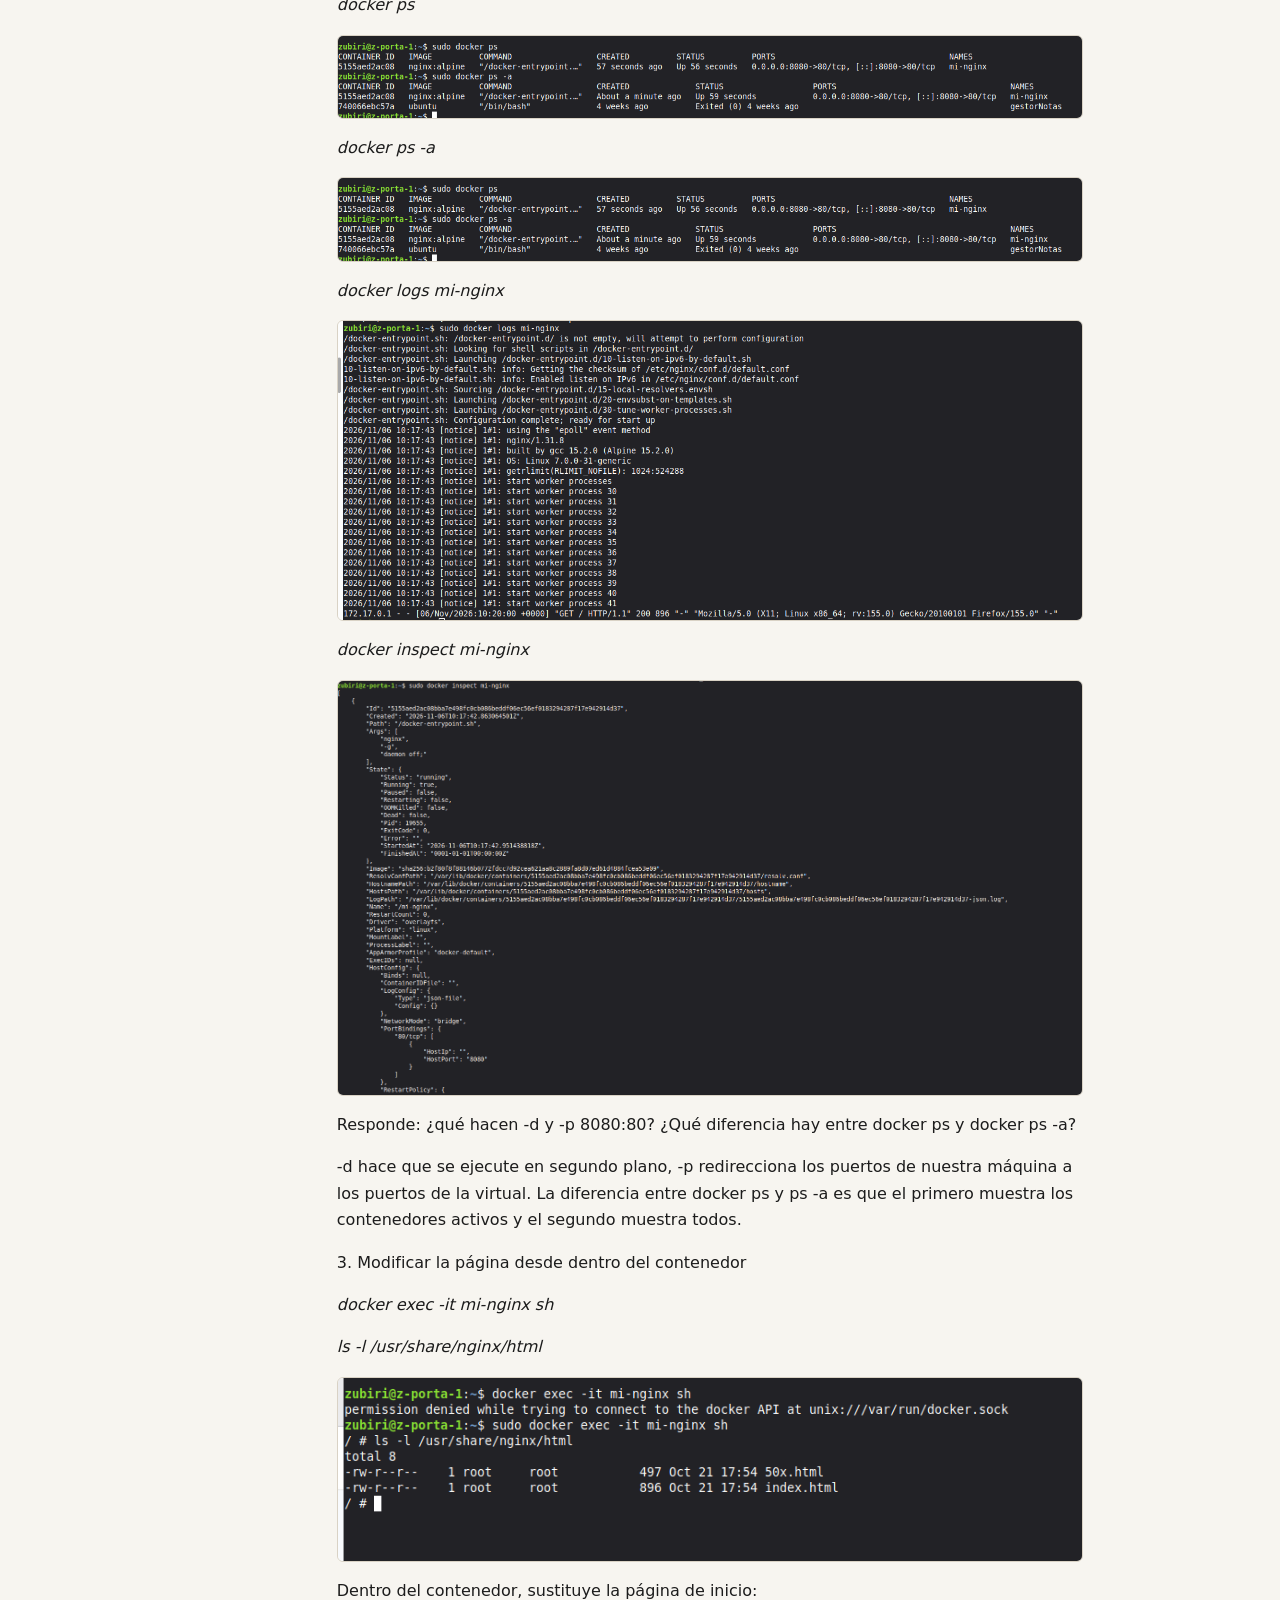
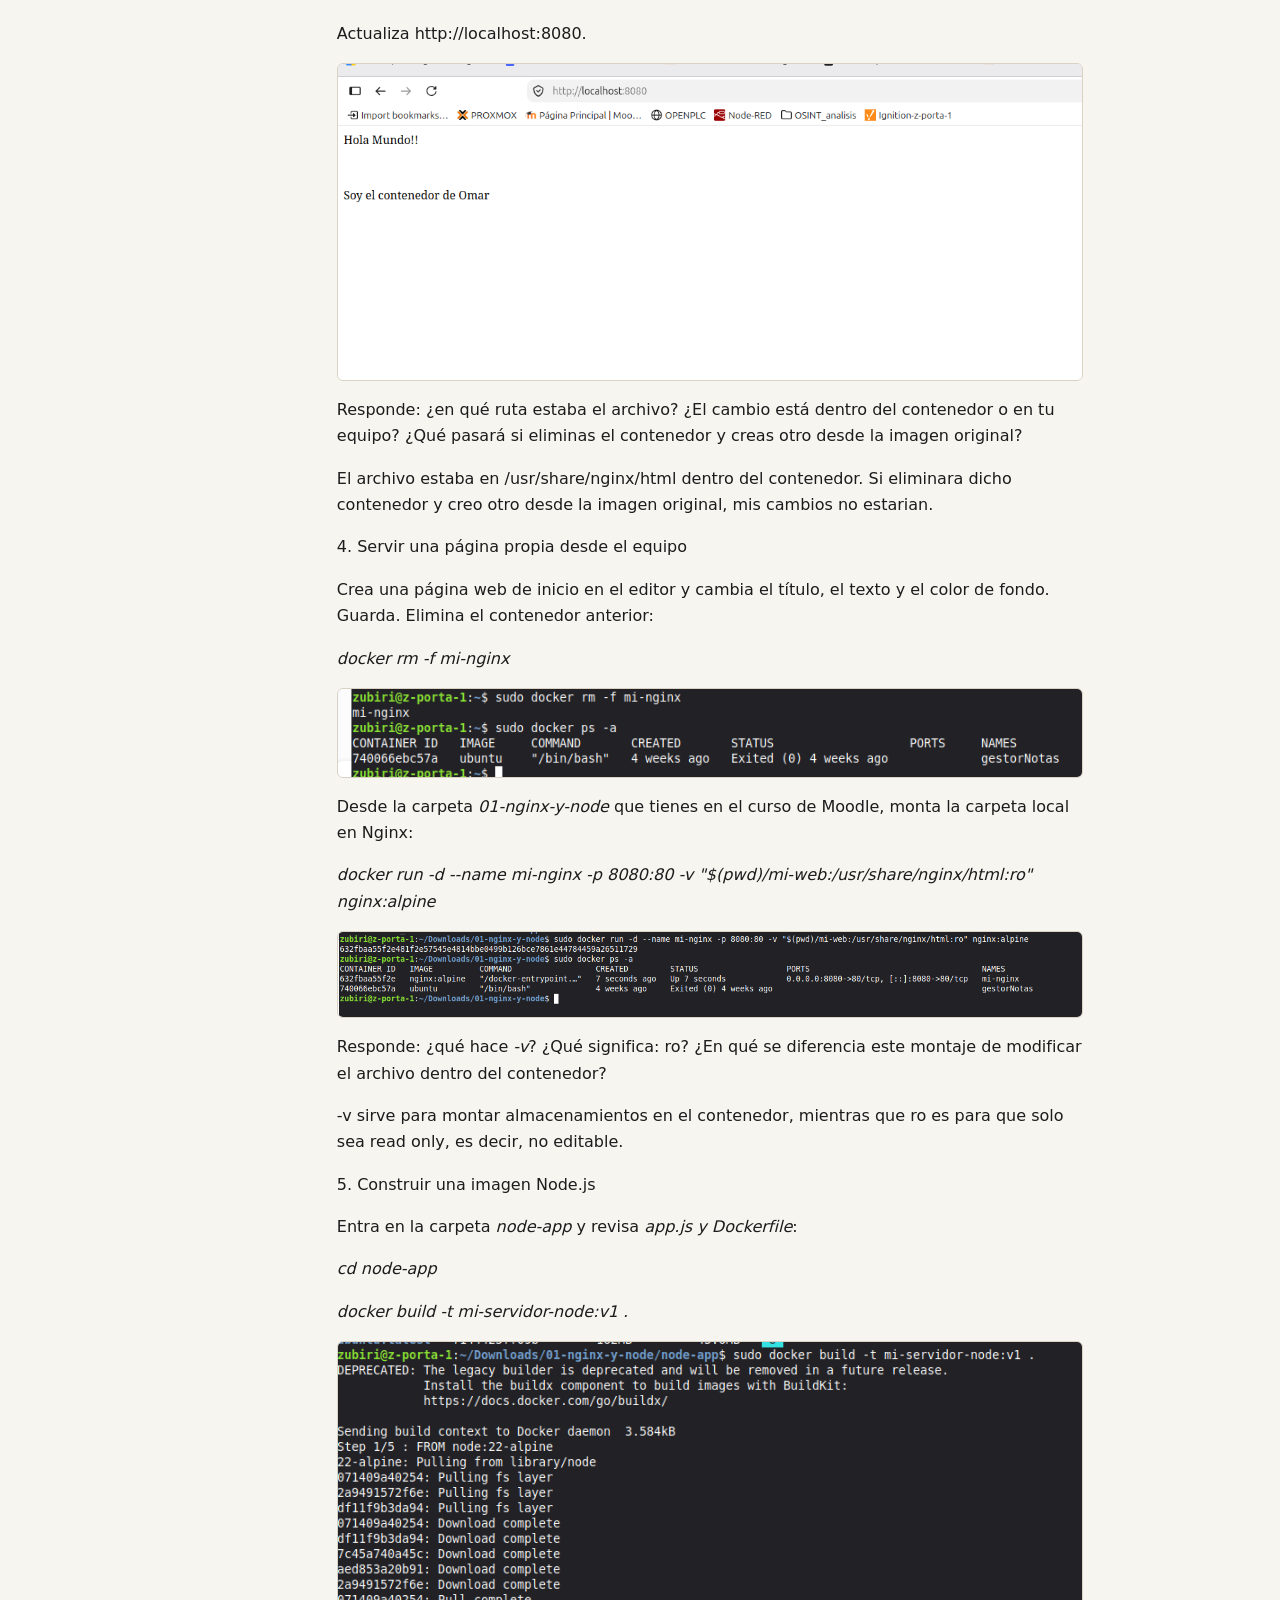
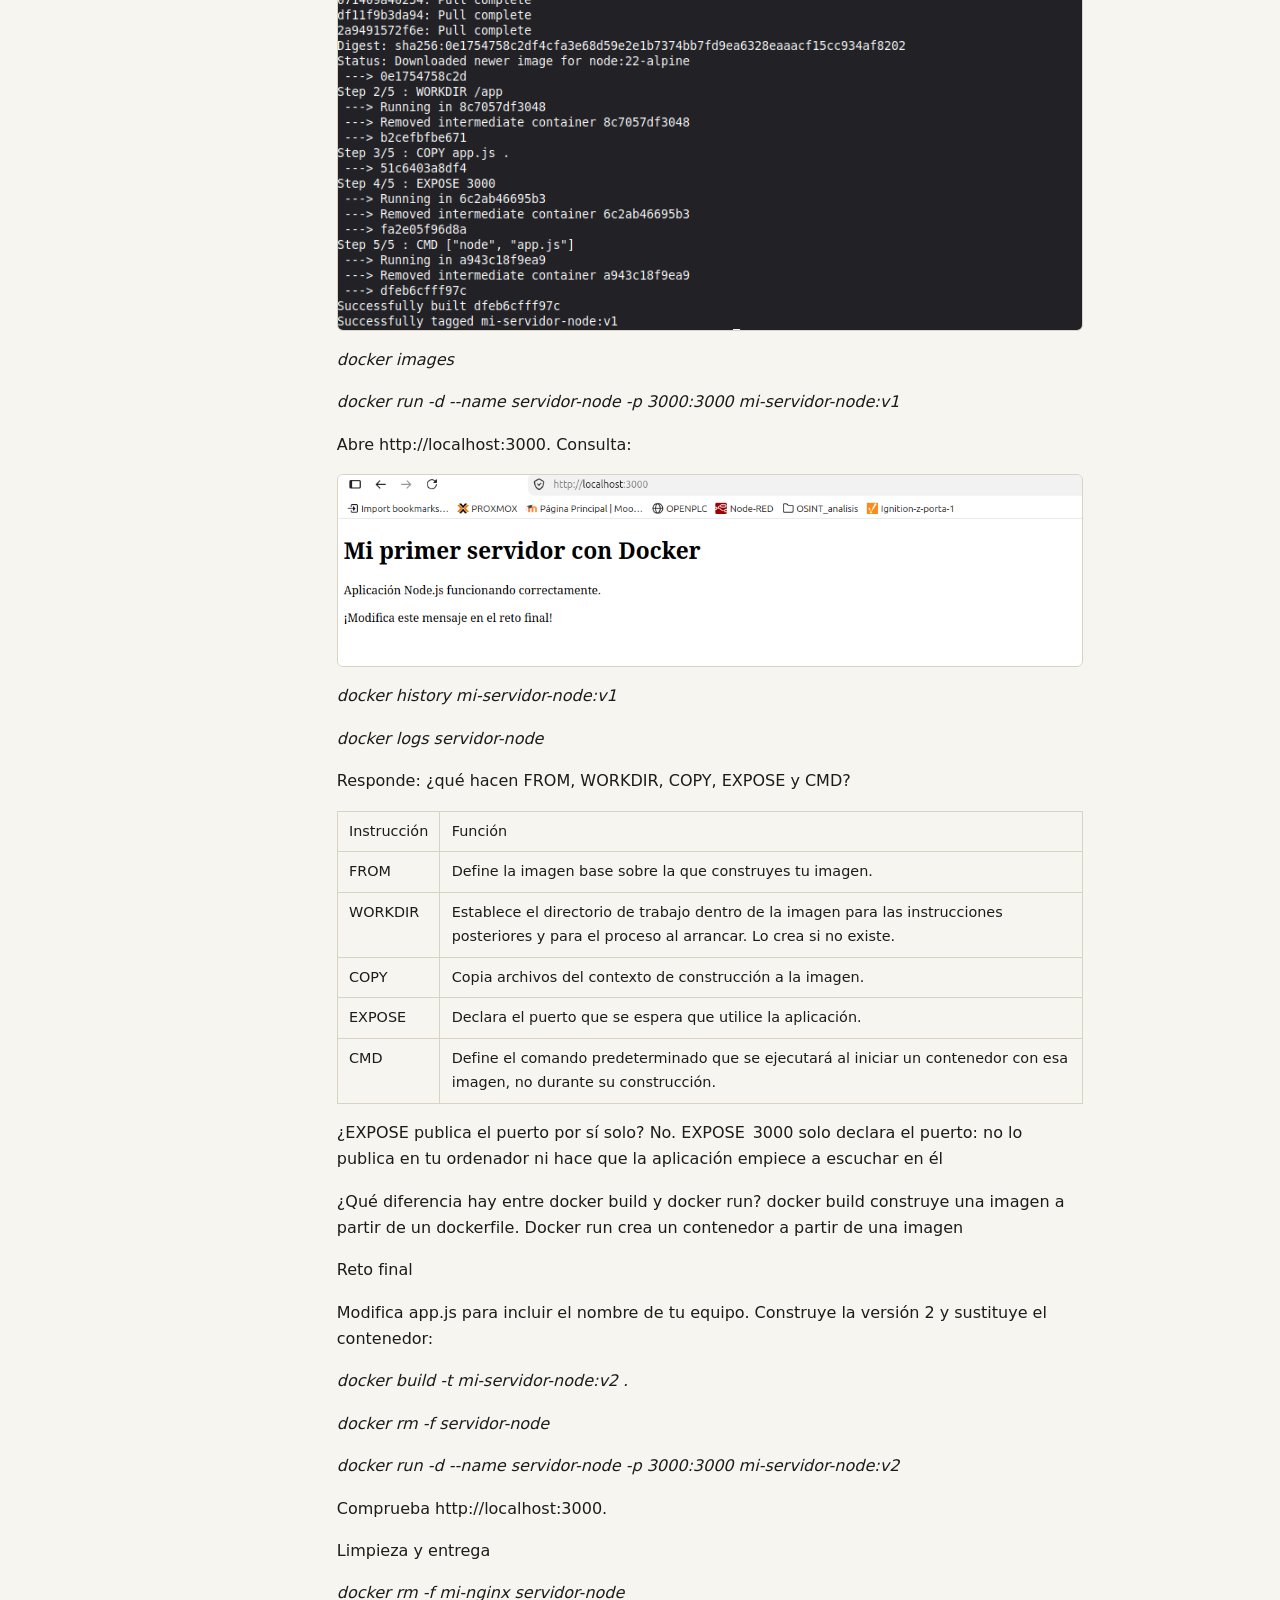
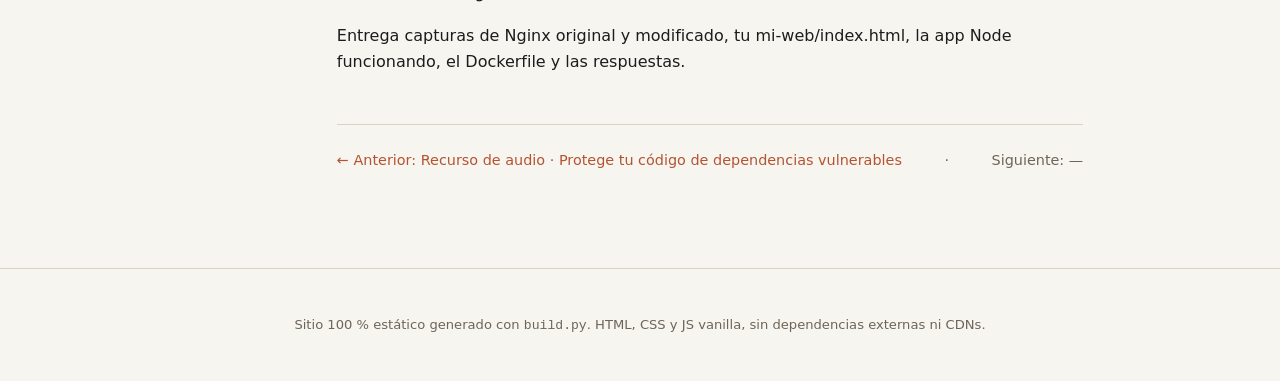
<file: ejercicios/ejercicio-08.html>
<!DOCTYPE html>
<html lang="es" class="no-js">
<head>
<meta charset="utf-8">
<meta name="viewport" content="width=device-width, initial-scale=1.0">
<meta http-equiv="Content-Security-Policy" content="default-src 'self'; style-src 'self'; script-src 'self'; img-src 'self'; font-src 'self'; connect-src 'self'; media-src 'self'; object-src 'none'; base-uri 'self'; form-action 'none'; frame-ancestors 'none';">
<meta name="referrer" content="no-referrer">
<title>Práctica Docker 1 · Nginx e imagen Node.js — Portfolio · Puesta en Producción Segura</title>
<link rel="stylesheet" href="../assets/css/style.css">
</head>
<body>
<a class="skip-link" href="#contenido">Saltar al contenido</a>

<div class="wrapper">
<aside class="sidebar" id="sidebar">
  <div class="sidebar-wrap">
    <button class="menu-toggle" id="menu-toggle" aria-expanded="false"
            aria-controls="menu-list" aria-label="Abrir menú de ejercicios">☰</button>
    <div class="brand">
      <a href="../index.html">Portfolio</a>
      <div class="brand-sub">Puesta en Producción Segura · Omar Akhamlich Cotado</div>
    </div>
    <nav id="menu-list"><ul><li><a href="ejercicio-01.html" data-ex="ejercicio-01">GIT Ariketa 5.1.1</a></li><li><a href="ejercicio-02.html" data-ex="ejercicio-02">GIT Ariketa 5.1.2</a></li><li><a href="ejercicio-03.html" data-ex="ejercicio-03">GIT Ariketa 5.1.3</a></li><li><a href="ejercicio-04.html" data-ex="ejercicio-04">GIT Ariketa 5.1.4 · Reto colaborativo</a></li><li><a href="ejercicio-05.html" data-ex="ejercicio-05">OWASP Top 10 · Tarea 1 (Sesión 1)</a></li><li><a href="ejercicio-06.html" data-ex="ejercicio-06">ASVS de OWASP · Aplicación a una aplicación web</a></li><li><a href="ejercicio-07.html" data-ex="ejercicio-07">Recurso de audio · Protege tu código de dependencias vulnerables</a></li><li><a href="ejercicio-08.html" data-ex="ejercicio-08" class="active">Práctica Docker 1 · Nginx e imagen Node.js</a></li></ul></nav>
    <div class="theme-wrap">
      <button class="theme-toggle" id="theme-toggle" aria-pressed="false"
              aria-label="Cambiar entre tema claro y oscuro">🌓</button>
    </div>
  </div>
</aside>

<main id="contenido" tabindex="-1">
  <header class="exercise-header"><div class="ej-meta"><span class="badge">Ejercicio 08</span><span class="source">Fuente: Docker1.docx</span></div><h1>Práctica Docker 1 · Nginx e imagen Node.js</h1><p class="lead">Contenido completo del documento original del ejercicio.</p></header>
  <p>Práctica Docker 1. Nginx e imagen Node.js Objetivos </p>
<p><strong>· Diferenciar imagen y contenedor. </strong></p>
<p>Una imagen es una plantilla donde se encuentran las instrucciones para montar el contenedor. El contenedor, es una instancia ejecutable aislada de la imagen.</p>
<p><strong>· Descargar y ejecutar imágenes. Consultar estado, logs e inspección.</strong></p>
<p> .<strong>Publicar puertos y montar carpetas. </strong></p>
<p><strong>· Modificar la página que sirve Nginx. </strong></p>
<p><strong>· Crear una imagen propia con un Dockerfile. </strong></p>
<p>1. Comprobaciones y descarga </p>
<p><em><strong>docker --version : </strong></em>Muestra la versión instalada de docker<img src="../assets/img/ejercicio-08/ej-08-01.png" alt="Imagen del ejercicio" loading="lazy"></p>
<p><em><strong>docker compose version</strong></em><strong>:</strong> Muestra la versión de docker compose instalada</p>
<p><em><strong>docker images</strong></em><em><strong>:</strong></em><em> </em>Muestra las plantillas instaladas de docker</p>
<p><em><strong>docker pull nginx:alpine </strong></em><strong>:</strong> Descarga la plantilla desde dockerhub</p>
<p><em>docker images </em></p>
<p><strong>Responde: ¿qué muestra docker images? ¿Qué diferencia hay entre imagen y contenedor? </strong></p>
<p>Docker images muestra todas las plantillas descargadas.Una imagen es una plantilla donde se encuentran las instrucciones para montar el contenedor. El contenedor, es una instancia ejecutable aislada de la imagen.</p>
<p>2. Ejecutar Nginx </p>
<p><em>docker run -d --name mi-nginx -p 8080:80 nginx:alpine </em></p>
<p><img src="../assets/img/ejercicio-08/ej-08-02.png" alt="Imagen del ejercicio" loading="lazy"></p>
<p>Abre http://localhost:8080. Después ejecuta: </p>
<p><em>docker ps </em></p>
<p><img src="../assets/img/ejercicio-08/ej-08-03.png" alt="Imagen del ejercicio" loading="lazy"></p>
<p><em>docker ps -a </em></p>
<p><img src="../assets/img/ejercicio-08/ej-08-03.png" alt="Imagen del ejercicio" loading="lazy"></p>
<p><em>docker logs mi-nginx </em></p>
<p><img src="../assets/img/ejercicio-08/ej-08-04.png" alt="Imagen del ejercicio" loading="lazy"></p>
<p><em>docker inspect mi-nginx</em></p>
<p><img src="../assets/img/ejercicio-08/ej-08-05.png" alt="Imagen del ejercicio" loading="lazy"></p>
<p>Responde: ¿qué hacen -d y -p 8080:80? ¿Qué diferencia hay entre docker ps y docker ps -a? </p>
<p>-d hace que se ejecute en segundo plano, -p redirecciona los puertos de nuestra máquina a los puertos de la virtual. La diferencia entre docker ps y ps -a es que el primero muestra los contenedores activos y el segundo muestra todos.</p>
<p>3. Modificar la página desde dentro del contenedor </p>
<p><em>docker exec -it mi-nginx sh </em></p>
<p><em>ls -l /usr/share/nginx/html </em></p>
<p><img src="../assets/img/ejercicio-08/ej-08-06.png" alt="Imagen del ejercicio" loading="lazy"></p>
<p>Dentro del contenedor, sustituye la página de inicio: </p>
<p>Actualiza http://localhost:8080. </p>
<p><img src="../assets/img/ejercicio-08/ej-08-07.png" alt="Imagen del ejercicio" loading="lazy"></p>
<p>Responde: ¿en qué ruta estaba el archivo? ¿El cambio está dentro del contenedor o en tu equipo? ¿Qué pasará si eliminas el contenedor y creas otro desde la imagen original? </p>
<p>El archivo estaba en /usr/share/nginx/html dentro del contenedor. Si eliminara dicho contenedor y creo otro desde la imagen original, mis cambios no estarian.</p>
<p>4. Servir una página propia desde el equipo </p>
<p>Crea una página web de inicio en el editor y cambia el título, el texto y el color de fondo. Guarda. Elimina el contenedor anterior: </p>
<p><em>docker rm -f mi-nginx </em></p>
<p><img src="../assets/img/ejercicio-08/ej-08-08.png" alt="Imagen del ejercicio" loading="lazy"></p>
<p>Desde la carpeta <em>01-nginx-y-node </em>que tienes en el curso de Moodle, monta la carpeta local en Nginx: </p>
<p><em>docker run -d --name mi-nginx -p 8080:80 -v "$(pwd)/mi-web:/usr/share/nginx/html:ro" nginx:alpine </em></p>
<p><img src="../assets/img/ejercicio-08/ej-08-09.png" alt="Imagen del ejercicio" loading="lazy"></p>
<p>Responde: ¿qué hace <em>-v</em>? ¿Qué significa: ro? ¿En qué se diferencia este montaje de modificar el archivo dentro del contenedor?</p>
<p>-v sirve para montar almacenamientos en el contenedor, mientras que ro es para que solo sea read only, es decir, no editable.</p>
<p>5. Construir una imagen Node.js </p>
<p>Entra en la carpeta <em>node-app </em>y revisa <em>app.js y Dockerfile</em>: </p>
<p><em>cd node-app </em></p>
<p><em>docker build -t mi-servidor-node:v1 . </em></p>
<p><img src="../assets/img/ejercicio-08/ej-08-10.png" alt="Imagen del ejercicio" loading="lazy"></p>
<p><em>docker images </em></p>
<p><em>docker run -d --name servidor-node -p 3000:3000 mi-servidor-node:v1 </em></p>
<p>Abre http://localhost:3000. Consulta: </p>
<p><img src="../assets/img/ejercicio-08/ej-08-11.png" alt="Imagen del ejercicio" loading="lazy"></p>
<p><em>docker history mi-servidor-node:v1 </em></p>
<p><em>docker logs servidor-node </em></p>
<p>Responde: ¿qué hacen FROM, WORKDIR, COPY, EXPOSE y CMD? </p>
<table class="doc-table"><tbody><tr><td>Instrucción</td><td>Función</td></tr><tr><td>FROM</td><td>Define la imagen base sobre la que construyes tu imagen.</td></tr><tr><td>WORKDIR</td><td>Establece el directorio de trabajo dentro de la imagen para las instrucciones posteriores y para el proceso al arrancar. Lo crea si no existe.</td></tr><tr><td>COPY</td><td>Copia archivos del contexto de construcción a la imagen.</td></tr><tr><td>EXPOSE</td><td>Declara el puerto que se espera que utilice la aplicación.</td></tr><tr><td>CMD</td><td>Define el comando predeterminado que se ejecutará al iniciar un contenedor con esa imagen, no durante su construcción.</td></tr></tbody></table>
<p>¿EXPOSE publica el puerto por sí solo?  No. EXPOSE<code> </code>3000 solo declara el puerto: no lo publica en tu ordenador ni hace que la aplicación empiece a escuchar en él</p>
<p>¿Qué diferencia hay entre docker build y docker run? docker build construye una imagen a partir de un dockerfile. Docker run crea un contenedor a partir de una imagen</p>
<p>Reto final </p>
<p>Modifica app.js para incluir el nombre de tu equipo. Construye la versión 2 y sustituye el contenedor: </p>
<p><em>docker build -t mi-servidor-node:v2 . </em></p>
<p><em>docker rm -f servidor-node </em></p>
<p><em>docker run -d --name servidor-node -p 3000:3000 mi-servidor-node:v2 </em></p>
<p>Comprueba http://localhost:3000. </p>
<p>Limpieza y entrega </p>
<p><em>docker rm -f mi-nginx servidor-node </em></p>
<p>Entrega capturas de Nginx original y modificado, tu mi-web/index.html, la app Node funcionando, el Dockerfile y las respuestas.</p>
  <nav class="nav-prev-next" aria-label="Navegación entre ejercicios"><a href="ejercicio-07.html" class="nav-link nav-prev">← Anterior: Recurso de audio · Protege tu código de dependencias vulnerables</a><span class="nav-sep">·</span><span class="nav-link nav-next disabled">Siguiente: —</span></nav>
</main>
</div>

<footer class="site-footer">
  <p>Sitio 100 % estático generado con <code>build.py</code>. HTML, CSS y JS vanilla,
  sin dependencias externas ni CDNs.</p>
</footer>

<script src="../assets/js/app.js"></script>
</body>
</html>
</file>
<file: assets/css/style.css>
/* =========================================================================
   Portfolio estático · Módulo "Puesta en Producción Segura"
   Tema claro/oscuro, 100 % estático, sin dependencias externas.
   ========================================================================= */

:root {
  --bg: #f7f5f0;
  --fg: #1c1c1c;
  --muted: #6e6558;
  --line: #d9d2c5;
  --accent: #b5532f;
  --accent-hover: #c76d46;
  --code-bg: #f1eee6;
  --code-fg: #1c1c1c;
  --card-bg: #ffffff;
  --sidebar-bg: #f7f5f0;
  --nav-hover: #f0eadd;
  --hl-kw: #b00020;
  --hl-str: #005cc5;
  --hl-cmt: #6a737d;
  --hl-tag: #22863a;
  --sans: system-ui, -apple-system, "Segoe UI", Roboto, "Helvetica Neue", sans-serif;
  --serif: Georgia, "Iowan Old Style", "Times New Roman", serif;
  --mono: ui-monospace, SFMono-Regular, "SF Mono", Consolas, "Liberation Mono", monospace;
}

* { box-sizing: border-box; }
html { scroll-behavior: smooth; }
body {
  margin: 0;
  background: var(--bg);
  color: var(--fg);
  font-family: var(--sans);
  line-height: 1.65;
  min-height: 100vh;
  display: flex;
  flex-direction: column;
}

/* ========================= Layout principal ========================= */
.wrapper {
  display: flex;
  flex: 1;
}

/* Sidebar fijo a la izquierda */
aside.sidebar {
  width: 260px;
  flex-shrink: 0;
  background: var(--sidebar-bg);
  border-right: 1px solid var(--line);
  display: flex;
  flex-direction: column;
  position: sticky;
  top: 0;
  height: 100vh;
  overflow-y: auto;
  z-index: 10;
}

.sidebar-wrap {
  display: flex;
  flex-direction: column;
  height: 100%;
  padding: 2rem 1.5rem;
  gap: 1.5rem;
}

.menu-toggle {
  display: none;
  align-items: center;
  gap: 0.5rem;
  background: transparent;
  border: 1px solid var(--line);
  color: var(--fg);
  padding: 0.5rem 0.8rem;
  font-size: 1rem;
  cursor: pointer;
  border-radius: 6px;
  z-index: 30;
}
.menu-toggle:hover { border-color: var(--accent); }

.brand a {
  font-family: var(--serif);
  font-size: 1.35rem;
  font-weight: 600;
  text-decoration: none;
  color: var(--fg);
  display: block;
}
.brand-sub {
  font-size: 0.8rem;
  color: var(--muted);
  margin-top: 0.25rem;
}

#menu-list { flex: 1; }
#menu-list ul {
  list-style: none;
  margin: 0;
  padding: 0;
  display: flex;
  flex-direction: column;
  gap: 0.2rem;
}
#menu-list a {
  display: block;
  padding: 0.55rem 0.9rem;
  font-size: 0.95rem;
  color: var(--muted);
  text-decoration: none;
  border-left: 3px solid transparent;
  border-radius: 0 6px 6px 0;
}
#menu-list a:hover { color: var(--fg); background: var(--nav-hover); }
#menu-list a.active {
  color: var(--fg);
  background: var(--nav-hover);
  border-left-color: var(--accent);
}

.theme-wrap { margin-top: auto; }
.theme-toggle {
  display: inline-flex;
  align-items: center;
  gap: 0.5rem;
  background: transparent;
  border: 1px solid var(--line);
  color: var(--fg);
  padding: 0.5rem 0.9rem;
  font-size: 0.9rem;
  cursor: pointer;
  border-radius: 6px;
}
.theme-toggle:hover { border-color: var(--accent); }

/* ============================== Main =============================== */
main {
  flex: 1;
  min-width: 0;
  padding: 3rem clamp(1.5rem, 6vw, 5rem);
  max-width: 900px;
  overflow-y: auto;
}

.exercise-header { margin-bottom: 2rem; }
.ej-meta {
  display: flex;
  gap: 0.75rem;
  font-size: 0.8rem;
  color: var(--muted);
  margin-bottom: 0.5rem;
}
.badge {
  background: var(--accent);
  color: #fff;
  padding: 0.1rem 0.5rem;
  border-radius: 4px;
  font-weight: 700;
  font-size: 0.8rem;
}
.source { opacity: 0.85; }

main h1 { font-family: var(--serif); font-weight: 400; font-size: clamp(1.8rem, 4vw, 2.5rem); margin: 0 0 0.5rem; line-height: 1.15; word-wrap: break-word; }
main h2 { font-family: var(--serif); font-size: 1.5rem; margin: 2.2rem 0 0.8rem; color: var(--fg); }
main h3 { font-size: 1.2rem; margin: 1.8rem 0 0.6rem; }
main p { margin: 0 0 1rem; word-wrap: break-word; }
main ul, main ol { margin: 0 0 1rem 1.5rem; }
main li { margin: 0.3rem 0; }

figure.code-block {
  position: relative;
  margin: 1.2rem 0;
  border: 1px solid var(--line);
  border-radius: 8px;
  overflow: hidden;
  background: var(--code-bg);
  width: 100%;
}
figure.code-block pre {
  margin: 0;
  padding: 1rem;
  overflow-x: auto;
  white-space: pre-wrap;
  word-wrap: break-word;
  background: transparent;
  border: none;
}
figure.code-block code {
  font-family: var(--mono);
  font-size: 0.82rem;
  line-height: 1.55;
  color: var(--code-fg);
  display: block;
}
button.copy-btn {
  position: absolute;
  top: 0.5rem;
  right: 0.6rem;
  z-index: 2;
  background: var(--bg);
  border: 1px solid var(--line);
  color: var(--muted);
  padding: 0.15rem 0.6rem;
  font-size: 0.7rem;
  border-radius: 4px;
  cursor: pointer;
  white-space: nowrap;
}
button.copy-btn:hover { border-color: var(--accent); color: var(--accent); }
.hl-kw { color: var(--hl-kw); font-weight: bold; }
.hl-str { color: var(--hl-str); }
.hl-cmt { color: var(--hl-cmt); font-style: italic; }
.hl-tag { color: var(--hl-tag); }

.doc-table {
  width: 100%;
  border-collapse: collapse;
  margin: 1rem 0;
  font-size: 0.9rem;
}
.doc-table th, .doc-table td {
  border: 1px solid var(--line);
  padding: 0.5rem 0.7rem;
  text-align: left;
  vertical-align: top;
  word-wrap: break-word;
}
.doc-table th { background: var(--code-bg); }

.cell-img { margin: 0.5rem 0; }
.cell-img img {
  max-width: 100%;
  height: auto;
  display: block;
  border: 1px solid var(--line);
  border-radius: 6px;
  background: var(--bg);
}

main img {
  max-width: 100%;
  height: auto;
  display: block;
  margin: 1rem auto;
  border: 1px solid var(--line);
  border-radius: 6px;
  background: var(--bg);
}

/* ============================== Portada ============================ */
.cards-grid {
  display: grid;
  grid-template-columns: repeat(auto-fit, minmax(260px, 1fr));
  gap: 1.25rem;
  margin-top: 2rem;
}
.card {
  background: var(--card-bg);
  border: 1px solid var(--line);
  border-radius: 10px;
  padding: 1.25rem;
  display: flex;
  flex-direction: column;
}
.card h3 { margin: 0 0 0.5rem; font-size: 1.1rem; }
.card h3 a { text-decoration: none; color: var(--fg); }
.card h3 a:hover { color: var(--accent); }
.card-sum {
  font-size: 0.88rem;
  color: var(--muted);
  margin: 0 0 1rem;
  flex: 1;
}
.card-link {
  margin-top: auto;
  font-size: 0.85rem;
  font-weight: 600;
  text-decoration: none;
  color: var(--accent);
  border-bottom: 1px solid var(--line);
  padding-bottom: 2px;
}
.card-link:hover { color: var(--accent-hover); border-bottom-color: var(--accent-hover); }

/* ====================== Navegación anterior/siguiente ============== */
.nav-prev-next {
  margin-top: 3rem;
  padding-top: 1.5rem;
  border-top: 1px solid var(--line);
  display: flex;
  flex-wrap: wrap;
  gap: 1rem;
  font-size: 0.9rem;
  justify-content: space-between;
}
.nav-link { color: var(--accent); text-decoration: none; }
.nav-link:hover { text-decoration: underline; }
.nav-link.disabled { color: var(--muted); cursor: not-allowed; }
.nav-sep { color: var(--muted); }

/* ============================== Audio ============================== */
.recurso-audio {
  margin-top: 2.5rem;
  padding: 1.25rem;
  border: 1px dashed var(--line);
  border-radius: 8px;
  background: var(--code-bg);
}
.recurso-audio h2 { margin-top: 0; font-size: 1.2rem; }
.recurso-audio p { font-size: 0.9rem; margin: 0 0 0.75rem; }
.recurso-audio audio { width: 100%; }

/* ============================== Footer ============================= */
.site-footer {
  margin-top: 3rem;
  padding: 2rem 0;
  border-top: 1px solid var(--line);
  font-size: 0.82rem;
  color: var(--muted);
  text-align: center;
}

/* ============================== Accesibilidad ====================== */
.skip-link {
  position: absolute;
  left: -10000px;
  top: auto;
  width: 1px;
  height: 1px;
  overflow: hidden;
}
.skip-link:focus {
  position: fixed;
  top: 0.5rem;
  left: 0.5rem;
  z-index: 10000;
  width: auto;
  height: auto;
  padding: 0.5rem 1rem;
  background: var(--accent);
  color: #fff;
  text-decoration: none;
  border-radius: 4px;
}

*:focus-visible { outline: 3px solid var(--accent); outline-offset: 3px; }

/* ============================== Móvil ============================== */
@media (max-width: 700px) {
  .wrapper { flex-direction: column; }
  main { margin-left: 0; padding: 1.75rem 1rem; }
  aside.sidebar {
    position: fixed;
    inset: 0 auto 0 0;
    width: min(280px, 90vw);
    transform: translatex(-100%);
    transition: transform 0.28s ease;
    height: 100vh;
    z-index: 100;
  }
  aside.sidebar.open { transform: translatex(0); }
  .menu-toggle { display: inline-flex; }
  .sidebar-wrap { padding-top: 0.5rem; gap: 1rem; }
  #menu-list { display: none; }
  aside.sidebar.open #menu-list { display: block; }
  .nav-prev-next { flex-direction: column; gap: 0.5rem; }
  .nav-sep { display: none; }
}

.sidebar-backdrop {
  position: fixed;
  inset: 0;
  z-index: 90;
  background: rgba(0, 0, 0, 0.3);
  opacity: 0;
  transition: opacity 0.28s ease;
  pointer-events: none;
}
.sidebar-backdrop.visible { opacity: 1; pointer-events: auto; }
</file>
